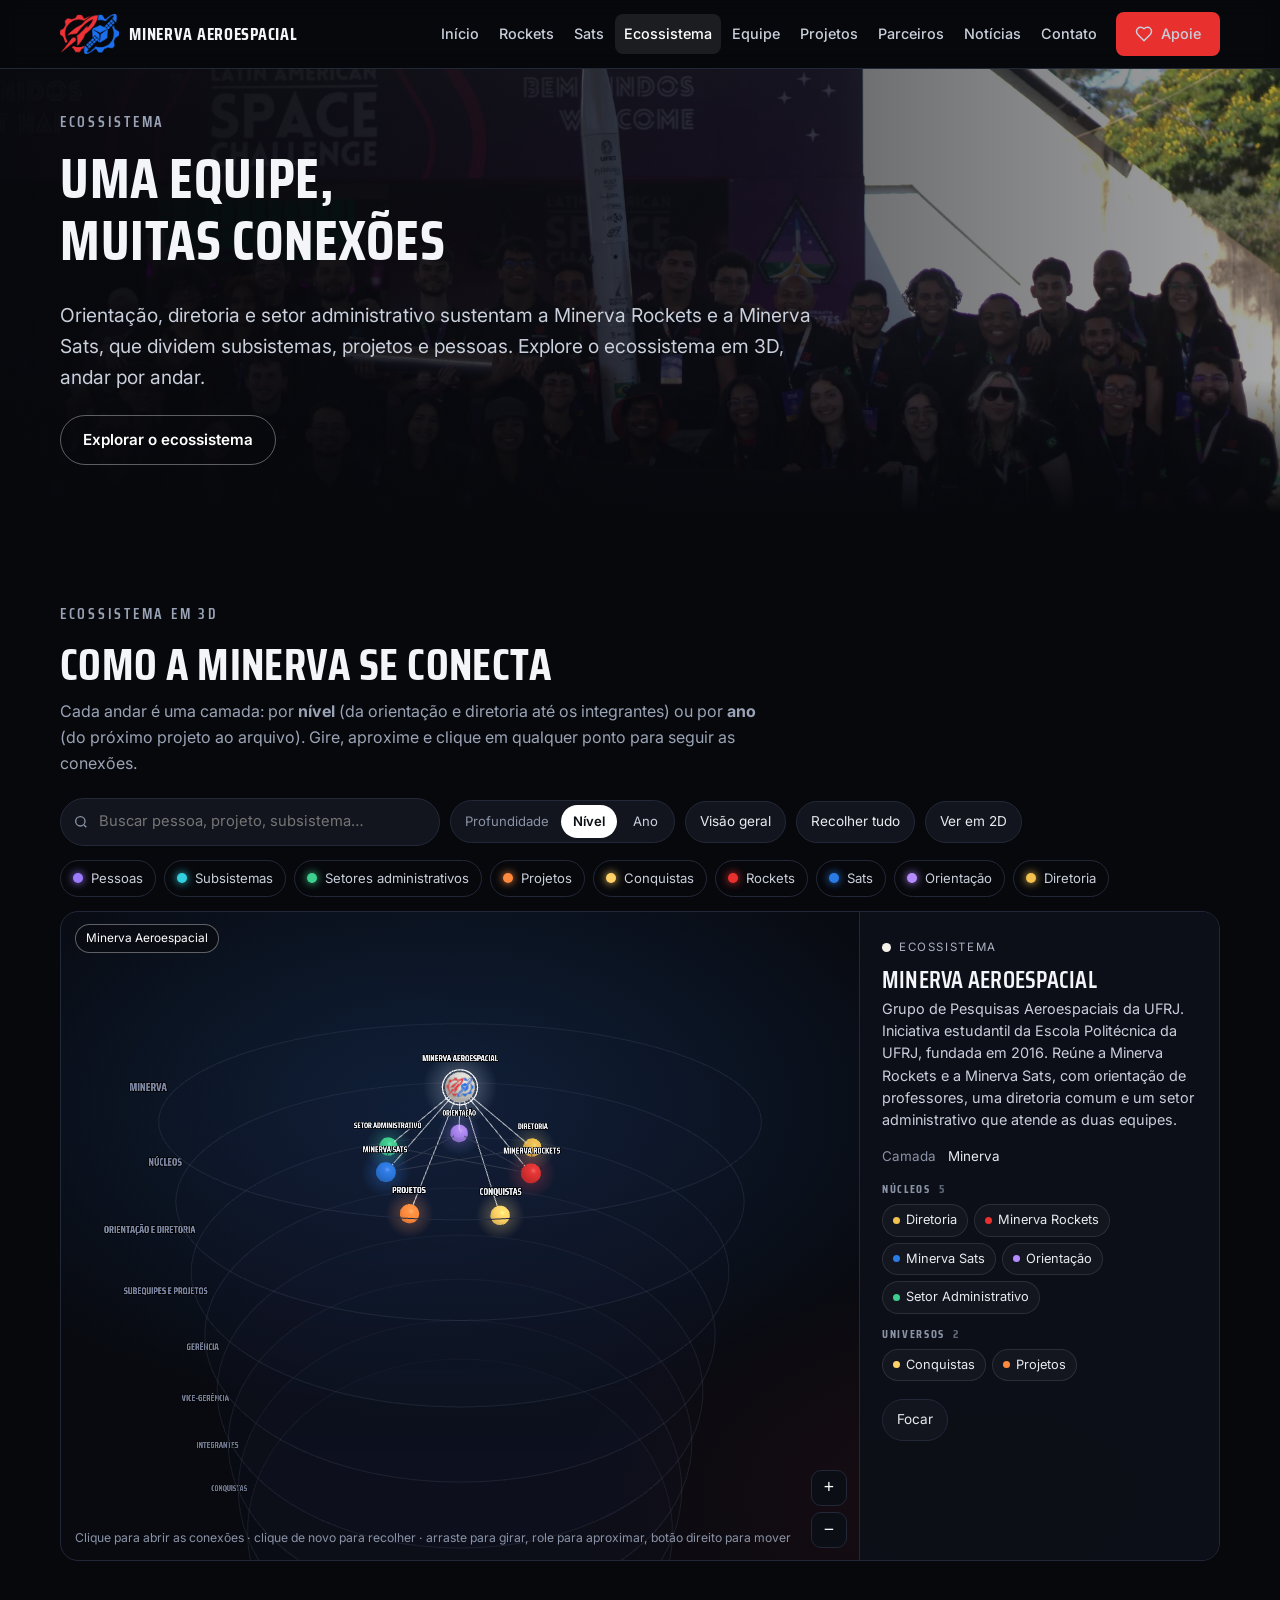
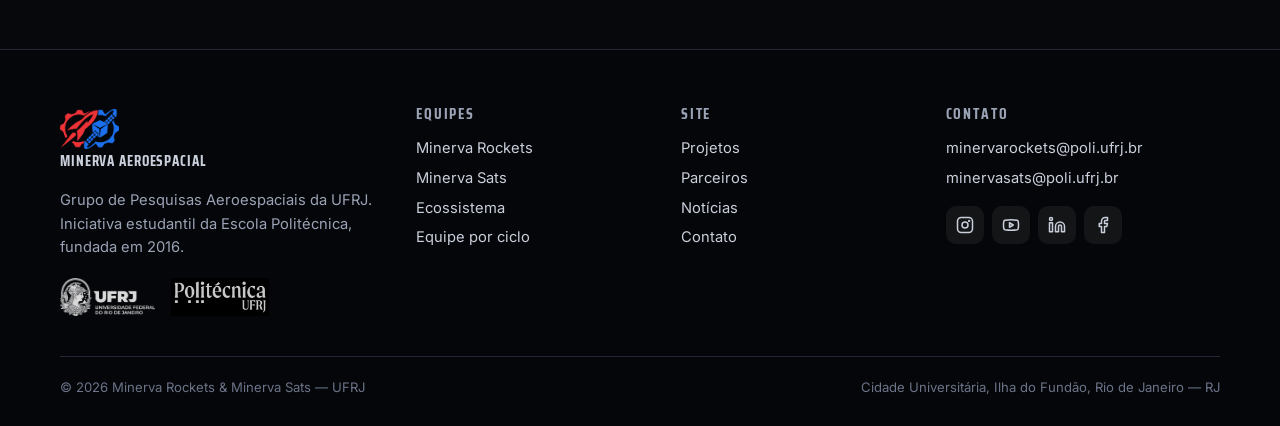
<file: docs/aeroespacial.html>
<!DOCTYPE html>
<html lang="pt-BR">
<head>
<meta charset="UTF-8">
<meta name="viewport" content="width=device-width, initial-scale=1.0">
<title>Ecossistema — Minerva Aeroespacial</title>
<meta name="description" content="O ecossistema da Minerva Aeroespacial em 3D: orientação, diretoria, setor administrativo, equipes, subsistemas, projetos e pessoas conectados.">
<meta property="og:title" content="Ecossistema — Minerva Aeroespacial">
<meta property="og:description" content="O ecossistema da Minerva Aeroespacial em 3D: orientação, diretoria, setor administrativo, equipes, subsistemas, projetos e pessoas conectados.">
<meta property="og:image" content="img/fotos/equipe-2026.webp">
<meta name="theme-color" content="#07080c">
<link rel="icon" href="img/logos/minerva-aeroespacial.webp">
<link rel="preconnect" href="https://fonts.googleapis.com">
<link rel="preconnect" href="https://fonts.gstatic.com" crossorigin>
<link href="https://fonts.googleapis.com/css2?family=Inter:wght@400;500;600;700&family=Saira+Condensed:wght@500;600;700&display=swap" rel="stylesheet">
<link rel="stylesheet" href="style.css?v=20261114e">
<link rel="stylesheet" href="css/aeroespacial-rede.css?v=20261114e">
</head>
<body data-page="ecossistema">
<header id="header"></header>
<main>

<section class="hero short">
  <div class="bg" style="background-image:url('img/fotos/equipe-lasc-2026.webp');background-position:center 55%"></div>
  <div class="container">
    <span class="eyebrow">Ecossistema</span>
    <h1>Uma equipe,<br>muitas conexões</h1>
    <p class="lead">Orientação, diretoria e setor administrativo sustentam a Minerva Rockets e a Minerva Sats, que dividem subsistemas, projetos e pessoas. Explore o ecossistema em 3D, andar por andar.</p>
    <div class="btns" style="margin-top:22px"><a class="btn btn-ghost" href="#ecossistema">Explorar o ecossistema</a></div>
  </div>
</section>

<section class="sec rede-sec" id="ecossistema" style="scroll-margin-top:70px">
  <div class="container">
    <div class="rede-head">
      <div><span class="eyebrow">Ecossistema em 3D</span><h2 style="margin:0">Como a Minerva se conecta</h2>
        <p class="mut" style="margin:10px 0 0">Cada andar é uma camada: por <b>nível</b> (da orientação e diretoria até os integrantes) ou por <b>ano</b> (do próximo projeto ao arquivo). Gire, aproxime e clique em qualquer ponto para seguir as conexões.</p></div>
    </div>
    <div id="rede"><p class="mut">Carregando a rede…</p></div>
    <noscript><p class="mut">O ecossistema interativo precisa de JavaScript. A equipe por ciclo está na página <a href="equipe.html">Equipe</a>.</p></noscript>
  </div>
</section>

</main>
<footer id="footer"></footer>
<script src="dados.js?v=20261114e"></script>
<script src="app.js?v=20261114e"></script>
<script src="js/d3.v7.9.0.min.js"></script><!-- D3.js 7.9.0, licença ISC (js/d3.LICENSE.txt) -->
<script src="js/aeroespacial-rede-dados.js?v=20261114e"></script>
<script src="js/aeroespacial-rede.js?v=20261114e"></script>
<script type="importmap">{ "imports": { "three": "./js/three/three.module.min.js" } }</script>
<script type="module" src="js/ecossistema-3d.js?v=20261114e"></script><!-- three.js r169, licença MIT (js/three/LICENSE.txt) -->
</body>
</html>
</file>
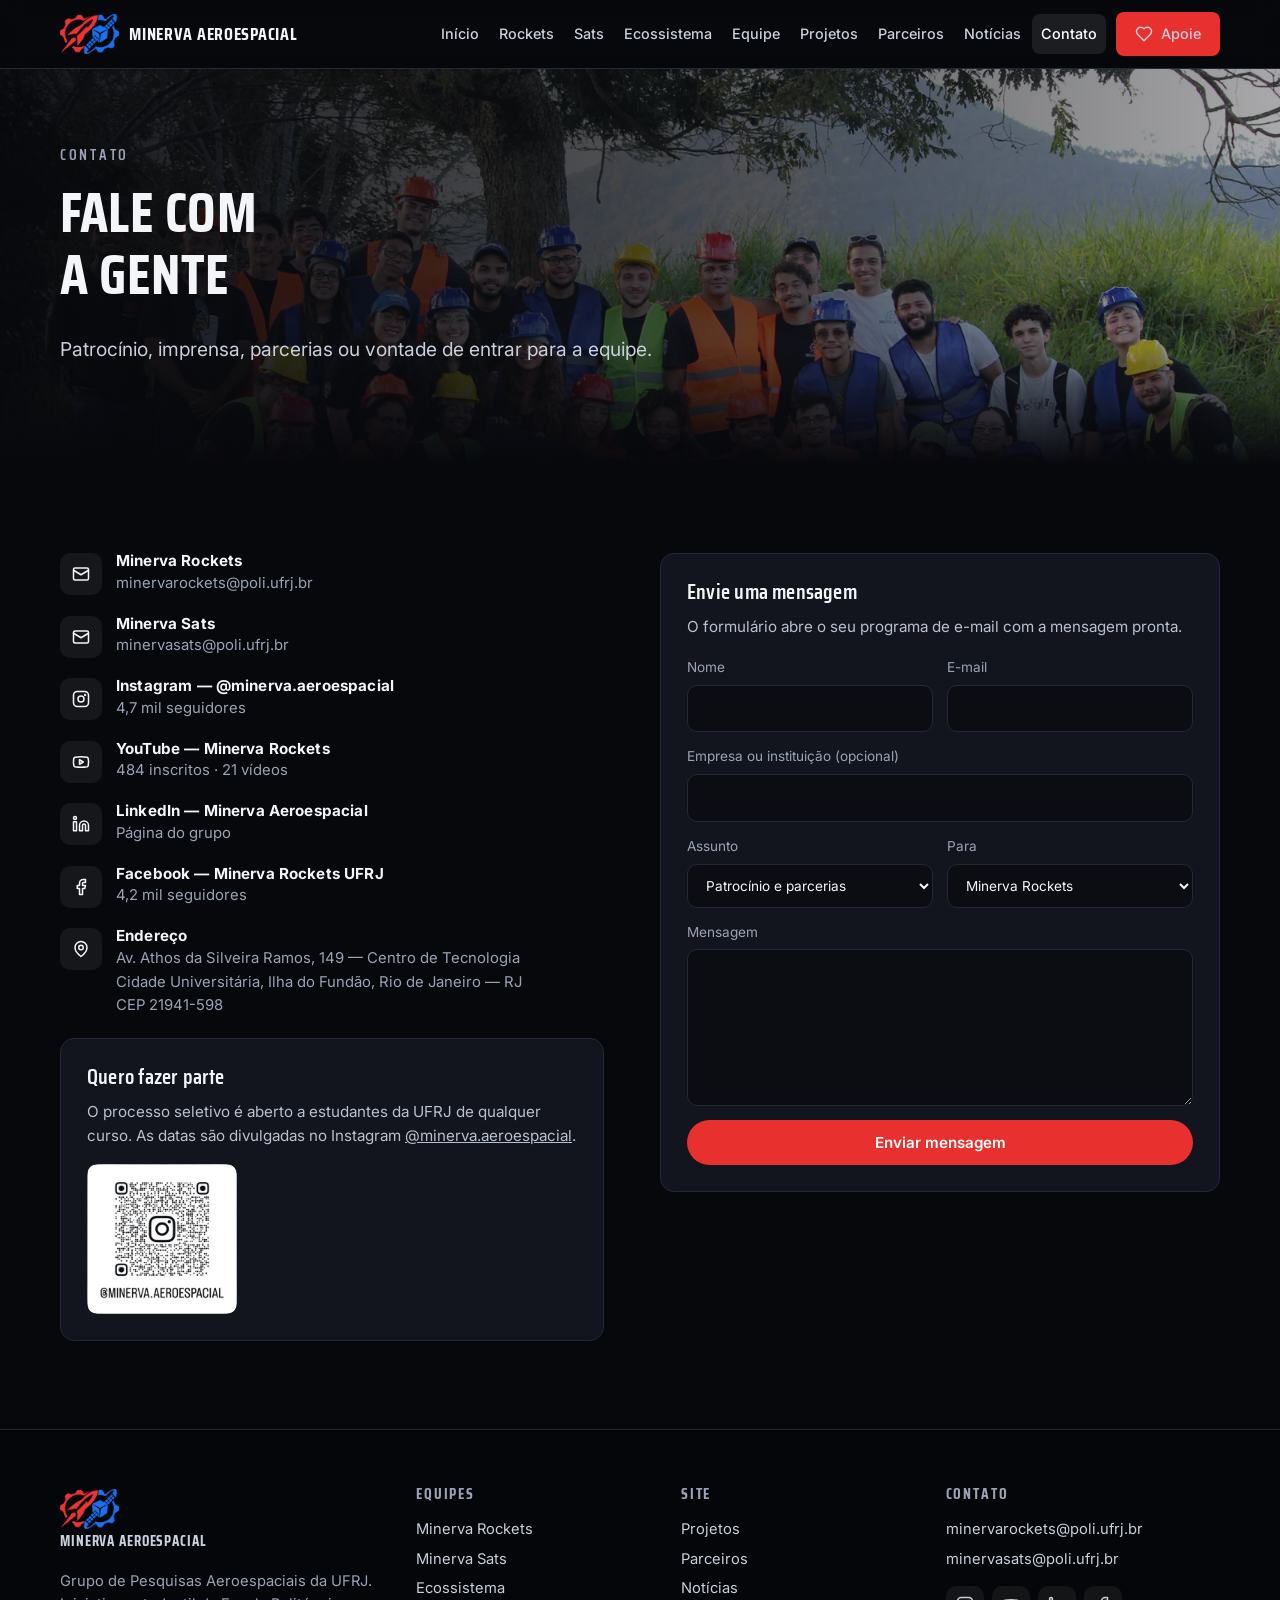
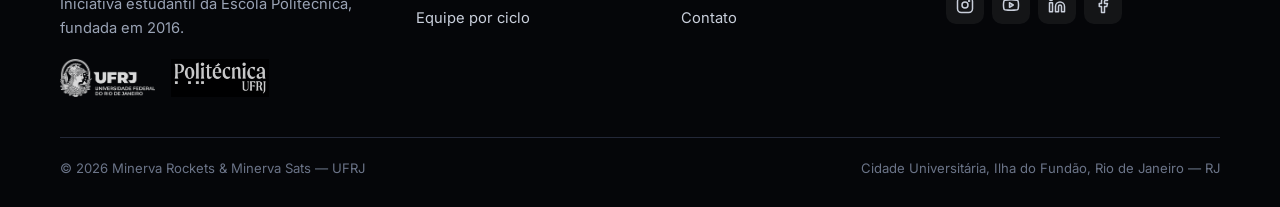
<file: docs/contato.html>
<!DOCTYPE html>
<html lang="pt-BR">
<head>
<meta charset="UTF-8">
<meta name="viewport" content="width=device-width, initial-scale=1.0">
<title>Contato — Minerva Aeroespacial</title>
<meta name="description" content="Fale com a Minerva Rockets e a Minerva Sats: patrocínio, imprensa e processo seletivo.">
<meta property="og:title" content="Contato — Minerva Aeroespacial">
<meta property="og:description" content="Fale com a Minerva Rockets e a Minerva Sats: patrocínio, imprensa e processo seletivo.">
<meta property="og:image" content="img/fotos/equipe-2026.webp">
<meta name="theme-color" content="#07080c">
<link rel="icon" href="img/logos/minerva-aeroespacial.webp">
<link rel="preconnect" href="https://fonts.googleapis.com">
<link rel="preconnect" href="https://fonts.gstatic.com" crossorigin>
<link href="https://fonts.googleapis.com/css2?family=Inter:wght@400;500;600;700&family=Saira+Condensed:wght@500;600;700&display=swap" rel="stylesheet">
<link rel="stylesheet" href="style.css?v=20261114e">
</head>
<body data-page="contato">
<header id="header"></header>
<main>

<section class="hero short">
  <div class="bg" style="background-image:url('img/fotos/equipe-campo-2026.webp');background-position:center 40%"></div>
  <div class="container"><span class="eyebrow">Contato</span><h1>Fale com<br>a gente</h1>
    <p class="lead">Patrocínio, imprensa, parcerias ou vontade de entrar para a equipe.</p></div>
</section>
<section class="sec">
  <div class="container split" style="align-items:start">
    <div>
      <div id="infos"></div>
      <div class="card" style="margin-top:10px" id="inscricao">
        <h3>Quero fazer parte</h3>
        <p>O processo seletivo é aberto a estudantes da UFRJ de qualquer curso. As datas são divulgadas no Instagram <a href="https://www.instagram.com/minerva.aeroespacial/" target="_blank" rel="noopener" style="text-decoration:underline">@minerva.aeroespacial</a>.</p>
        <img src="img/logos/qr-instagram.webp" alt="QR code do Instagram @minerva.aeroespacial" style="width:150px;margin-top:16px;border-radius:10px" loading="lazy">
      </div>
    </div>
    <div class="card">
      <h3>Envie uma mensagem</h3>
      <p class="mut" style="margin-bottom:18px">O formulário abre o seu programa de e-mail com a mensagem pronta.</p>
      <form class="form" id="form">
        <div class="two"><label>Nome<input name="nome" required autocomplete="name"></label><label>E-mail<input name="email" type="email" required autocomplete="email"></label></div>
        <label>Empresa ou instituição (opcional)<input name="org" autocomplete="organization"></label>
        <div class="two">
          <label>Assunto<select name="assunto"><option value="patrocinio">Patrocínio e parcerias</option><option value="participar">Quero fazer parte</option><option value="imprensa">Imprensa</option><option value="outro">Outro assunto</option></select></label>
          <label>Para<select name="equipe"><option value="rockets">Minerva Rockets</option><option value="sats">Minerva Sats</option></select></label>
        </div>
        <label>Mensagem<textarea name="msg" rows="6" required></textarea></label>
        <button class="btn btn-red" type="submit" style="justify-content:center">Enviar mensagem</button>
        <div class="notice" id="notice" style="display:none">Se o seu programa de e-mail não abriu, escreva direto para minervarockets@poli.ufrj.br ou minervasats@poli.ufrj.br.</div>
      </form>
    </div>
  </div>
</section>

</main>
<footer id="footer"></footer>
<script src="dados.js?v=20261114e"></script>
<script src="app.js?v=20261114e"></script>
</body>
</html>
</file>
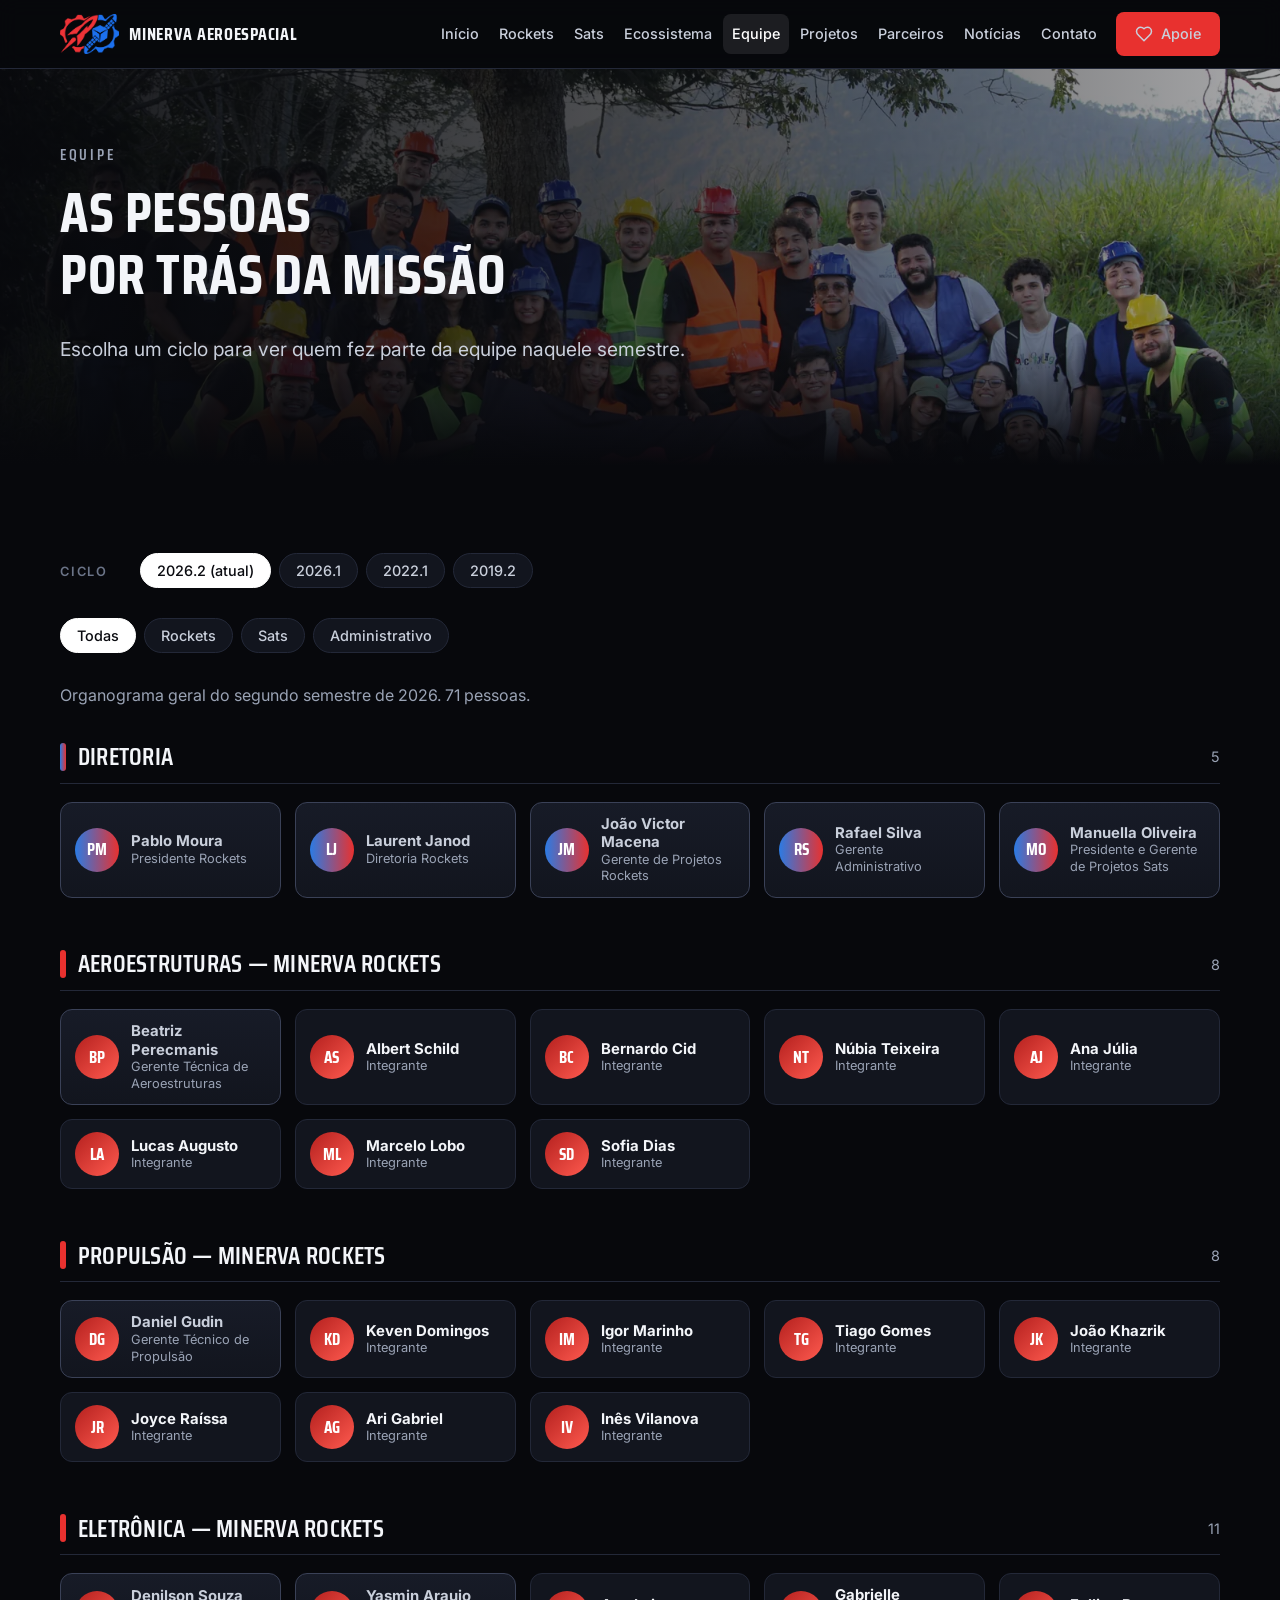
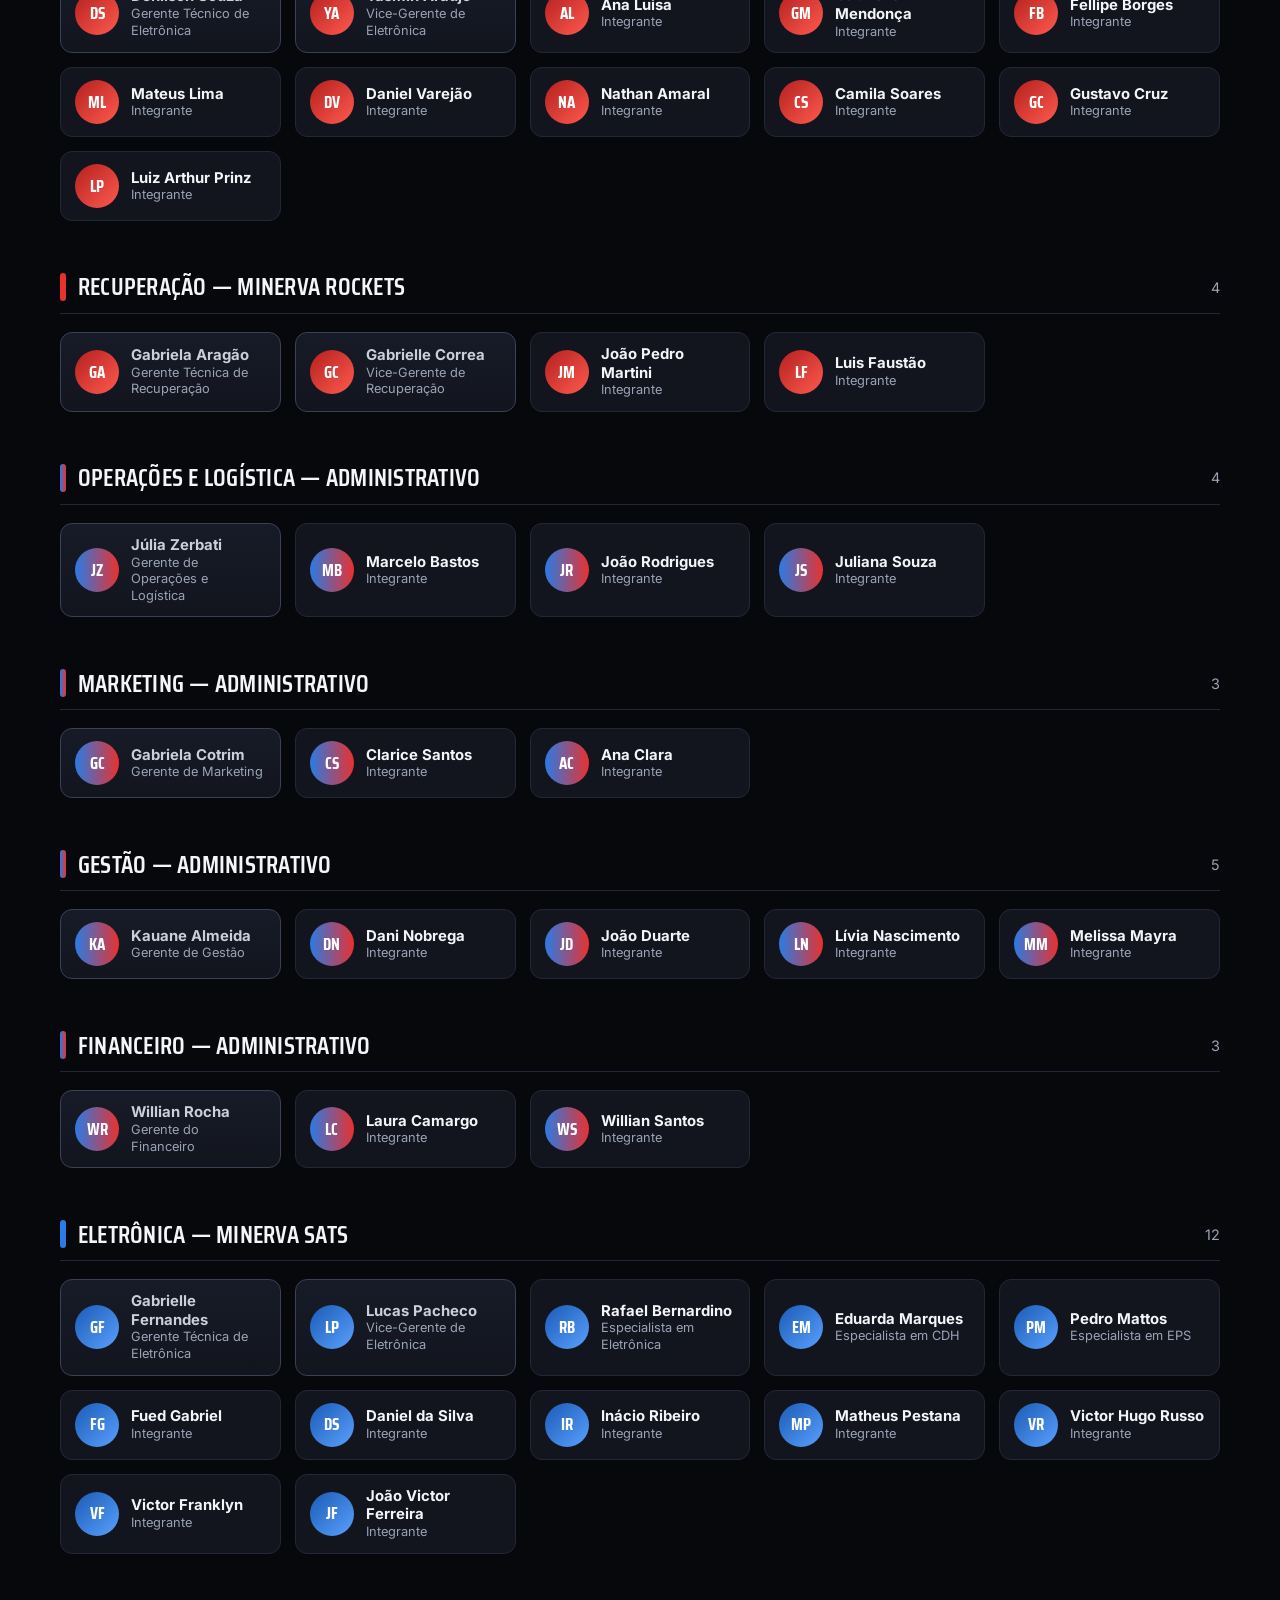
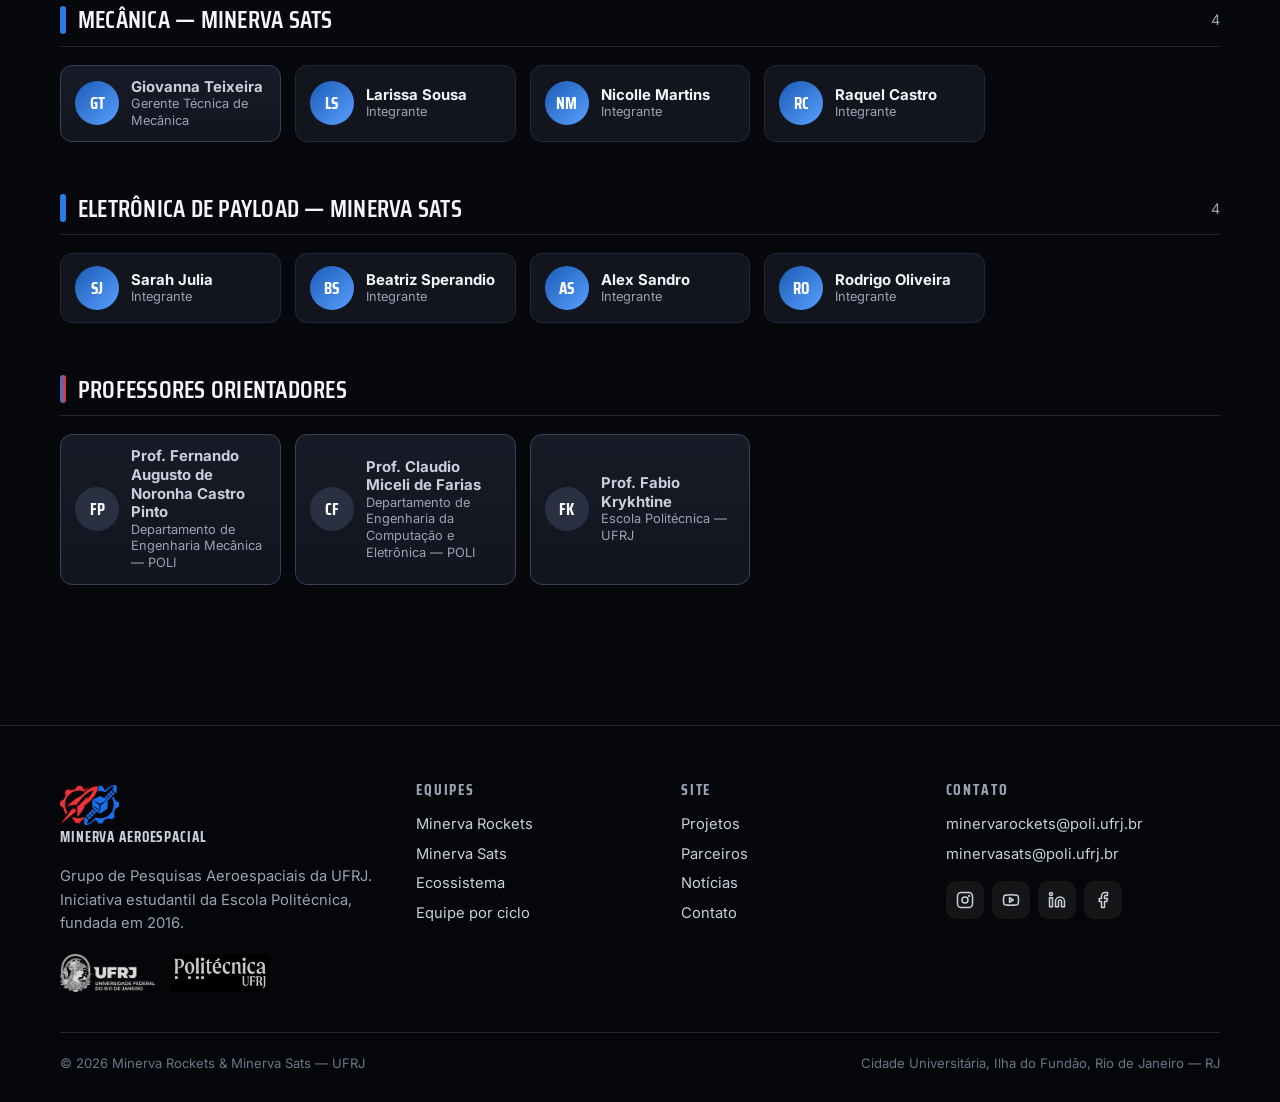
<file: docs/equipe.html>
<!DOCTYPE html>
<html lang="pt-BR">
<head>
<meta charset="UTF-8">
<meta name="viewport" content="width=device-width, initial-scale=1.0">
<title>Equipe — Minerva Aeroespacial</title>
<meta name="description" content="Membros da Minerva Rockets e da Minerva Sats por ciclo e por subequipe.">
<meta property="og:title" content="Equipe — Minerva Aeroespacial">
<meta property="og:description" content="Membros da Minerva Rockets e da Minerva Sats por ciclo e por subequipe.">
<meta property="og:image" content="img/fotos/equipe-2026.webp">
<meta name="theme-color" content="#07080c">
<link rel="icon" href="img/logos/minerva-aeroespacial.webp">
<link rel="preconnect" href="https://fonts.googleapis.com">
<link rel="preconnect" href="https://fonts.gstatic.com" crossorigin>
<link href="https://fonts.googleapis.com/css2?family=Inter:wght@400;500;600;700&family=Saira+Condensed:wght@500;600;700&display=swap" rel="stylesheet">
<link rel="stylesheet" href="style.css?v=20261114e">
</head>
<body data-page="equipe">
<header id="header"></header>
<main>

<section class="hero short">
  <div class="bg" style="background-image:url('img/fotos/equipe-campo-2026.webp')"></div>
  <div class="container">
    <span class="eyebrow">Equipe</span>
    <h1>As pessoas<br>por trás da missão</h1>
    <p class="lead">Escolha um ciclo para ver quem fez parte da equipe naquele semestre.</p>
  </div>
</section>
<section class="sec">
  <div class="container">
    <div class="filter-row"><div><label>Ciclo</label></div><div class="chips" id="ciclos"></div></div>
    <div class="filter-row"><div class="chips" id="times"></div></div>
    <p class="mut" id="ciclo-desc" style="margin-bottom:34px"></p>
    <div id="team"></div>
    <section class="dept"><div class="dept-h"><span class="bar g"></span><h3>Professores orientadores</h3></div>
      <div class="people-grid" id="orientadores"></div></section>
  </div>
</section>

</main>
<footer id="footer"></footer>
<script src="dados.js?v=20261114e"></script>
<script src="app.js?v=20261114e"></script>
</body>
</html>
</file>
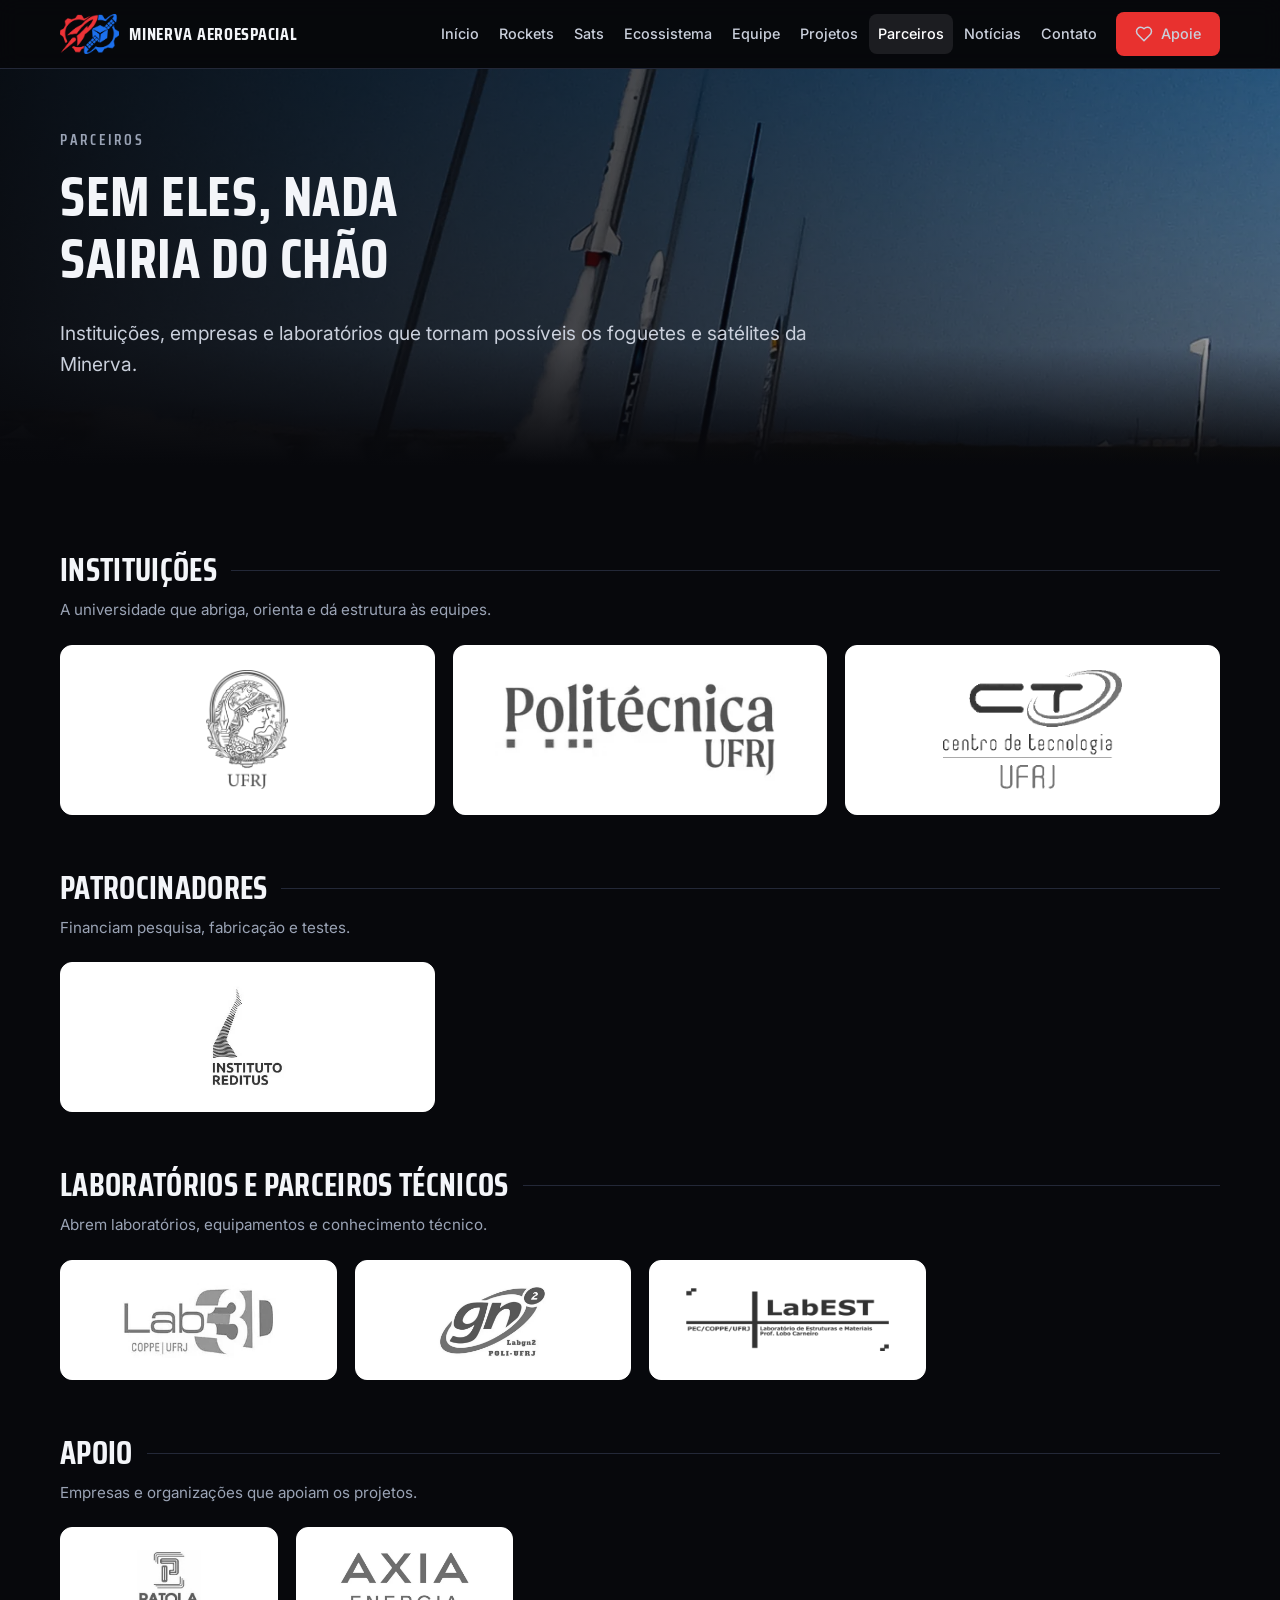
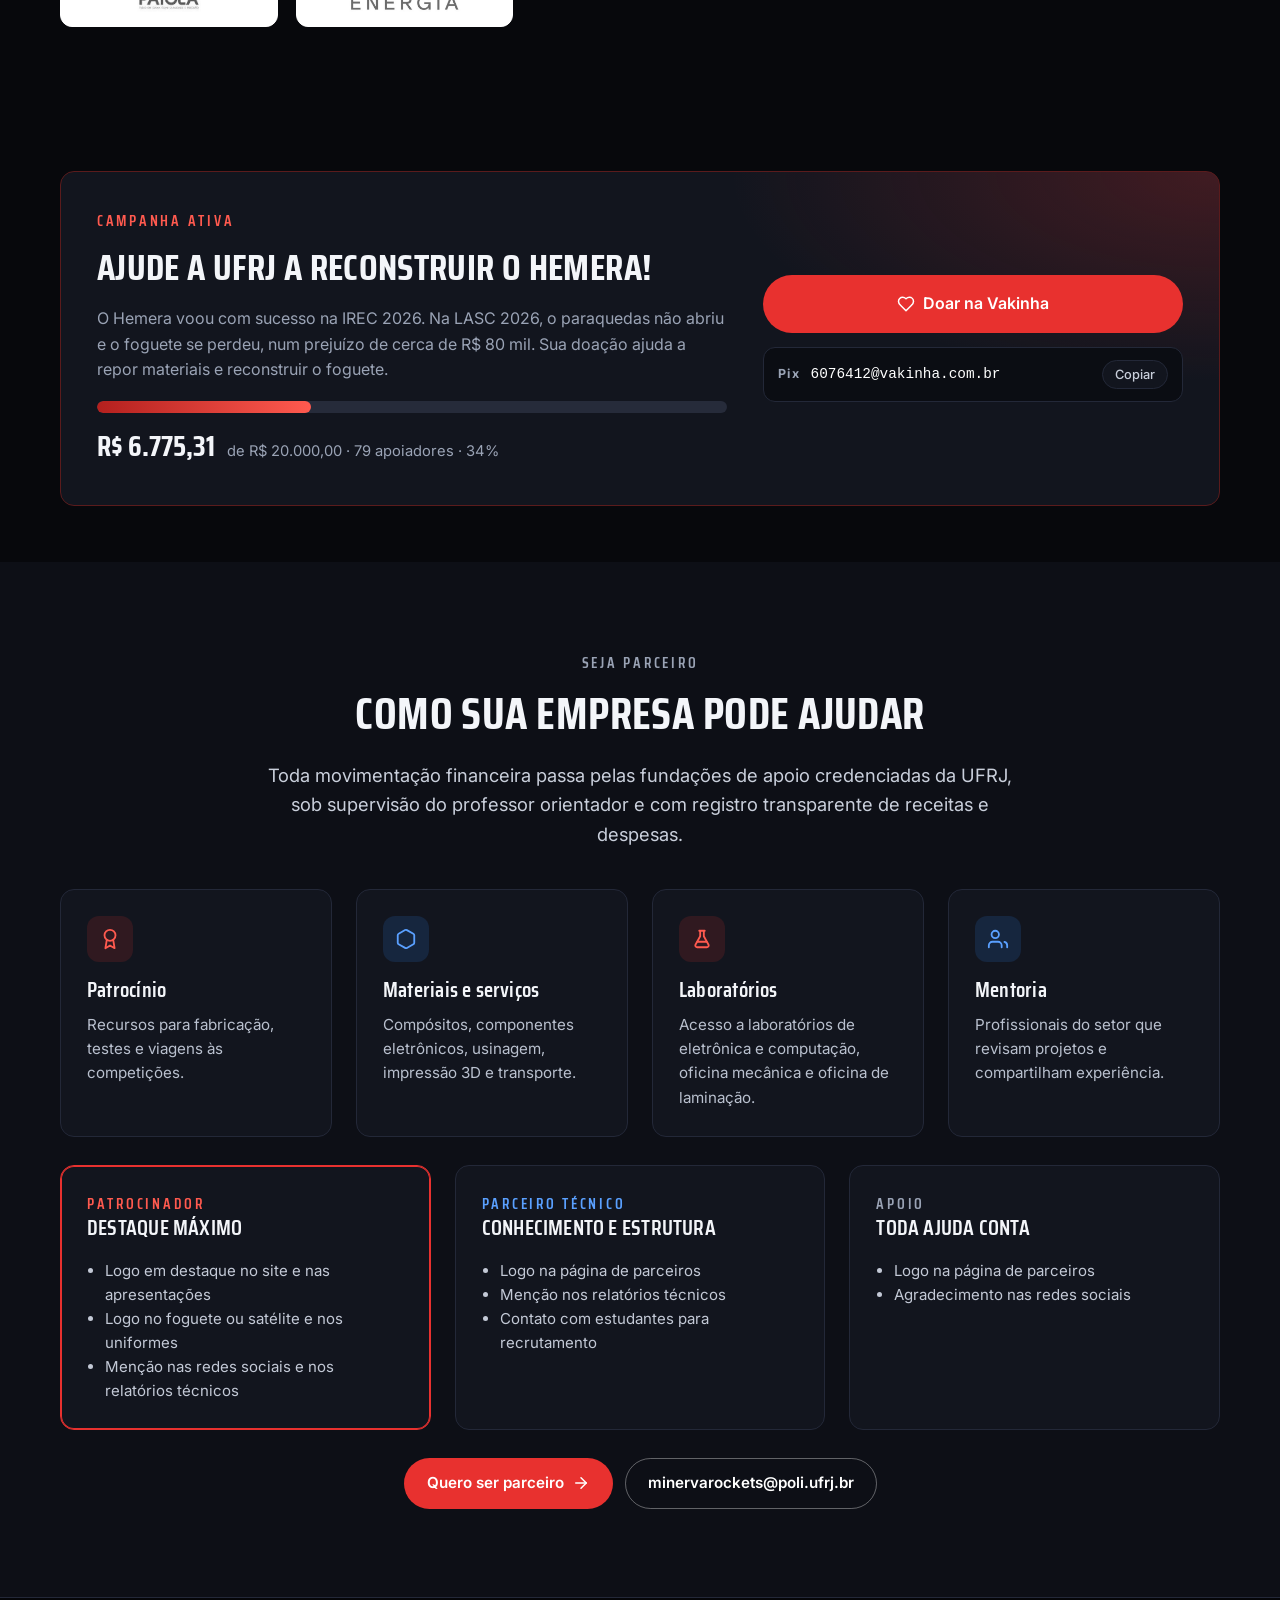
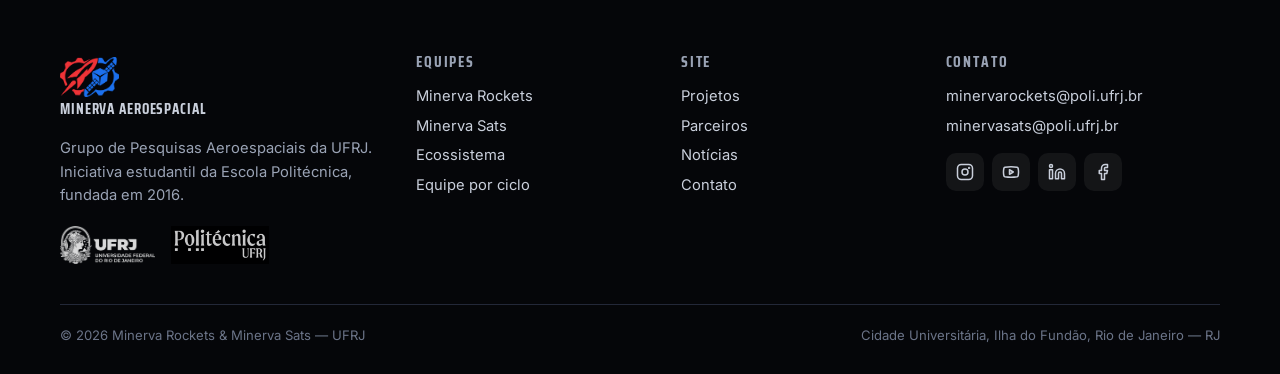
<file: docs/parceiros.html>
<!DOCTYPE html>
<html lang="pt-BR">
<head>
<meta charset="UTF-8">
<meta name="viewport" content="width=device-width, initial-scale=1.0">
<title>Parceiros — Minerva Aeroespacial</title>
<meta name="description" content="Instituições, patrocinadores, laboratórios e apoiadores da Minerva Rockets e da Minerva Sats.">
<meta property="og:title" content="Parceiros — Minerva Aeroespacial">
<meta property="og:description" content="Instituições, patrocinadores, laboratórios e apoiadores da Minerva Rockets e da Minerva Sats.">
<meta property="og:image" content="img/fotos/equipe-2026.webp">
<meta name="theme-color" content="#07080c">
<link rel="icon" href="img/logos/minerva-aeroespacial.webp">
<link rel="preconnect" href="https://fonts.googleapis.com">
<link rel="preconnect" href="https://fonts.gstatic.com" crossorigin>
<link href="https://fonts.googleapis.com/css2?family=Inter:wght@400;500;600;700&family=Saira+Condensed:wght@500;600;700&display=swap" rel="stylesheet">
<link rel="stylesheet" href="style.css?v=20261114e">
</head>
<body data-page="parceiros">
<header id="header"></header>
<main>

<section class="hero short">
  <div class="bg" style="background-image:url('img/fotos/lancamento-lasc-2026.webp')"></div>
  <div class="container">
    <span class="eyebrow">Parceiros</span>
    <h1>Sem eles, nada<br>sairia do chão</h1>
    <p class="lead">Instituições, empresas e laboratórios que tornam possíveis os foguetes e satélites da Minerva.</p>
  </div>
</section>
<section class="sec"><div class="container" id="parceiros"></div></section>

<section class="sec tight" id="doe" style="scroll-margin-top:70px;padding-top:0"></section>

<section class="sec alt" id="seja-parceiro" style="scroll-margin-top:70px">
  <div class="container">
    <div class="center reveal" style="margin-bottom:40px">
      <span class="eyebrow">Seja parceiro</span>
      <h2>Como sua empresa pode ajudar</h2>
      <p class="lead">Toda movimentação financeira passa pelas fundações de apoio credenciadas da UFRJ, sob supervisão do professor orientador e com registro transparente de receitas e despesas.</p>
    </div>
    <div class="grid g4">
      <div class="card r reveal"><div class="ico"><svg class="svg" viewBox="0 0 24 24"><circle cx="12" cy="8" r="6"/><path d="M15.48 12.89L17 22l-5-3-5 3 1.52-9.11"/></svg></div><h3>Patrocínio</h3><p>Recursos para fabricação, testes e viagens às competições.</p></div>
      <div class="card b reveal"><div class="ico"><svg class="svg" viewBox="0 0 24 24"><path d="M21 16V8a2 2 0 0 0-1-1.73l-7-4a2 2 0 0 0-2 0l-7 4A2 2 0 0 0 3 8v8a2 2 0 0 0 1 1.73l7 4a2 2 0 0 0 2 0l7-4A2 2 0 0 0 21 16z"/></svg></div><h3>Materiais e serviços</h3><p>Compósitos, componentes eletrônicos, usinagem, impressão 3D e transporte.</p></div>
      <div class="card r reveal"><div class="ico"><svg class="svg" viewBox="0 0 24 24"><path d="M9 3h6M10 9V3h4v6l5 9a2 2 0 0 1-1.8 3H6.8A2 2 0 0 1 5 18z"/><path d="M7 15h10"/></svg></div><h3>Laboratórios</h3><p>Acesso a laboratórios de eletrônica e computação, oficina mecânica e oficina de laminação.</p></div>
      <div class="card b reveal"><div class="ico"><svg class="svg" viewBox="0 0 24 24"><path d="M16 21v-2a4 4 0 0 0-4-4H6a4 4 0 0 0-4 4v2"/><circle cx="9" cy="7" r="4"/><path d="M22 21v-2a4 4 0 0 0-3-3.87"/></svg></div><h3>Mentoria</h3><p>Profissionais do setor que revisam projetos e compartilham experiência.</p></div>
    </div>
    <div class="grid g3" style="margin-top:28px">
      <div class="card pkg top reveal"><span class="eyebrow red" style="margin:0">Patrocinador</span><h3>Destaque máximo</h3>
        <ul><li>Logo em destaque no site e nas apresentações</li><li>Logo no foguete ou satélite e nos uniformes</li><li>Menção nas redes sociais e nos relatórios técnicos</li></ul></div>
      <div class="card pkg reveal"><span class="eyebrow blue" style="margin:0">Parceiro técnico</span><h3>Conhecimento e estrutura</h3>
        <ul><li>Logo na página de parceiros</li><li>Menção nos relatórios técnicos</li><li>Contato com estudantes para recrutamento</li></ul></div>
      <div class="card pkg reveal"><span class="eyebrow" style="margin:0">Apoio</span><h3>Toda ajuda conta</h3>
        <ul><li>Logo na página de parceiros</li><li>Agradecimento nas redes sociais</li></ul></div>
    </div>
    <div class="btns" style="justify-content:center"><a class="btn btn-red" href="contato.html?assunto=patrocinio">Quero ser parceiro <svg class="svg" viewBox="0 0 24 24" aria-hidden="true"><path d="M5 12h14"/><path d="M12 5l7 7-7 7"/></svg></a><a class="btn btn-ghost" href="mailto:minervarockets@poli.ufrj.br?subject=Patroc%C3%ADnio">minervarockets@poli.ufrj.br</a></div>
  </div>
</section>

</main>
<footer id="footer"></footer>
<script src="dados.js?v=20261114e"></script>
<script src="app.js?v=20261114e"></script>
</body>
</html>
</file>
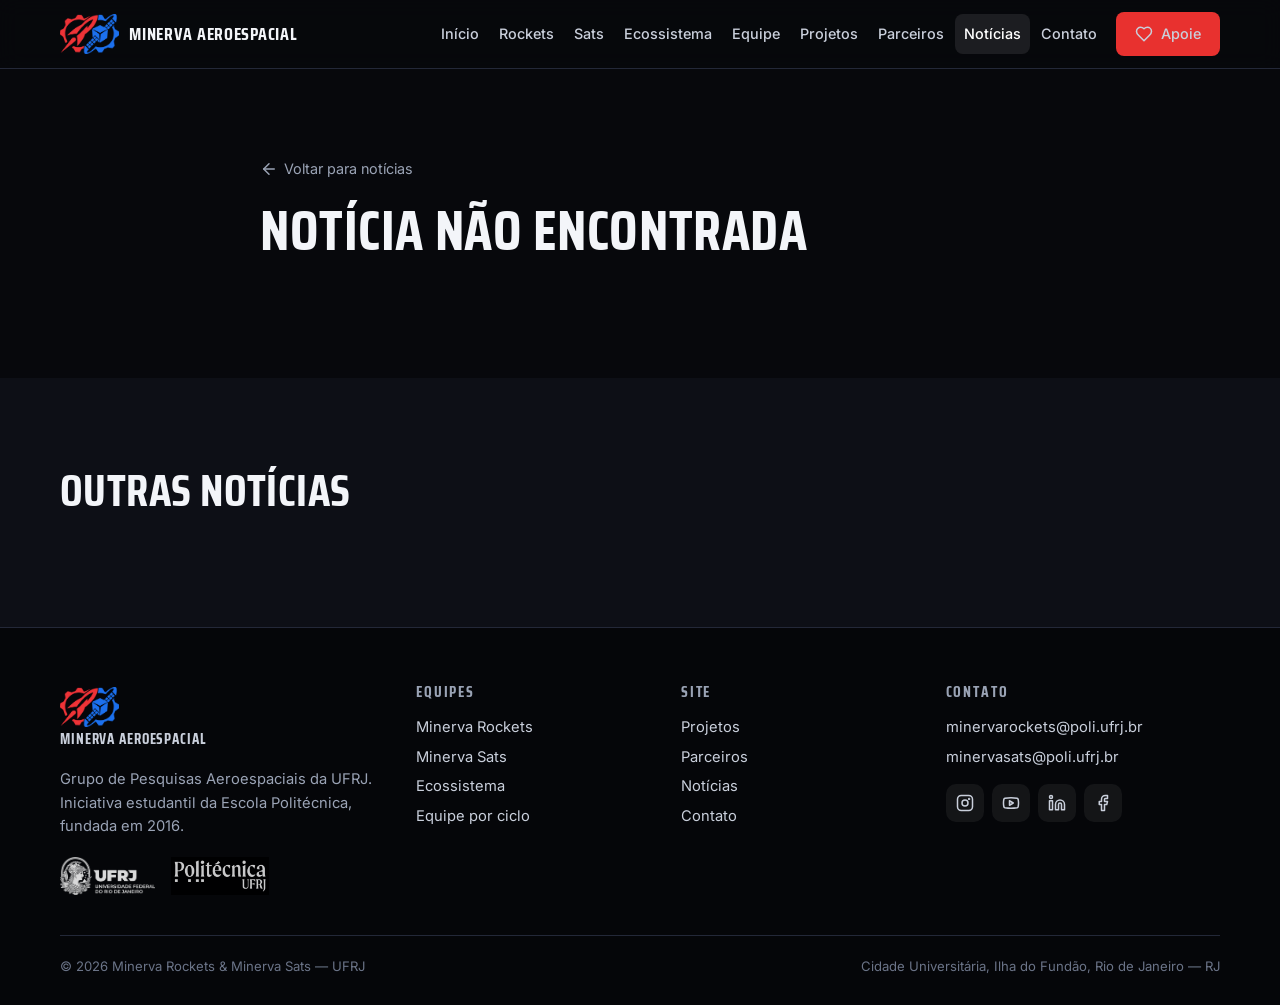
<file: docs/post.html>
<!DOCTYPE html>
<html lang="pt-BR">
<head>
<meta charset="UTF-8">
<meta name="viewport" content="width=device-width, initial-scale=1.0">
<title>Notícia — Minerva Aeroespacial</title>
<meta name="description" content="Notícia da Minerva Aeroespacial.">
<meta property="og:title" content="Notícia — Minerva Aeroespacial">
<meta property="og:description" content="Notícia da Minerva Aeroespacial.">
<meta property="og:image" content="img/fotos/equipe-2026.webp">
<meta name="theme-color" content="#07080c">
<link rel="icon" href="img/logos/minerva-aeroespacial.webp">
<link rel="preconnect" href="https://fonts.googleapis.com">
<link rel="preconnect" href="https://fonts.gstatic.com" crossorigin>
<link href="https://fonts.googleapis.com/css2?family=Inter:wght@400;500;600;700&family=Saira+Condensed:wght@500;600;700&display=swap" rel="stylesheet">
<link rel="stylesheet" href="style.css?v=20261114e">
</head>
<body data-page="post">
<header id="header"></header>
<main>

<section class="sec"><div class="container"><article class="article" id="artigo"></article></div></section>
<section class="sec alt"><div class="container"><h2>Outras notícias</h2><div class="grid g3" id="outras" style="margin-top:24px"></div></div></section>

</main>
<footer id="footer"></footer>
<script src="dados.js?v=20261114e"></script>
<script src="app.js?v=20261114e"></script>
</body>
</html>
</file>
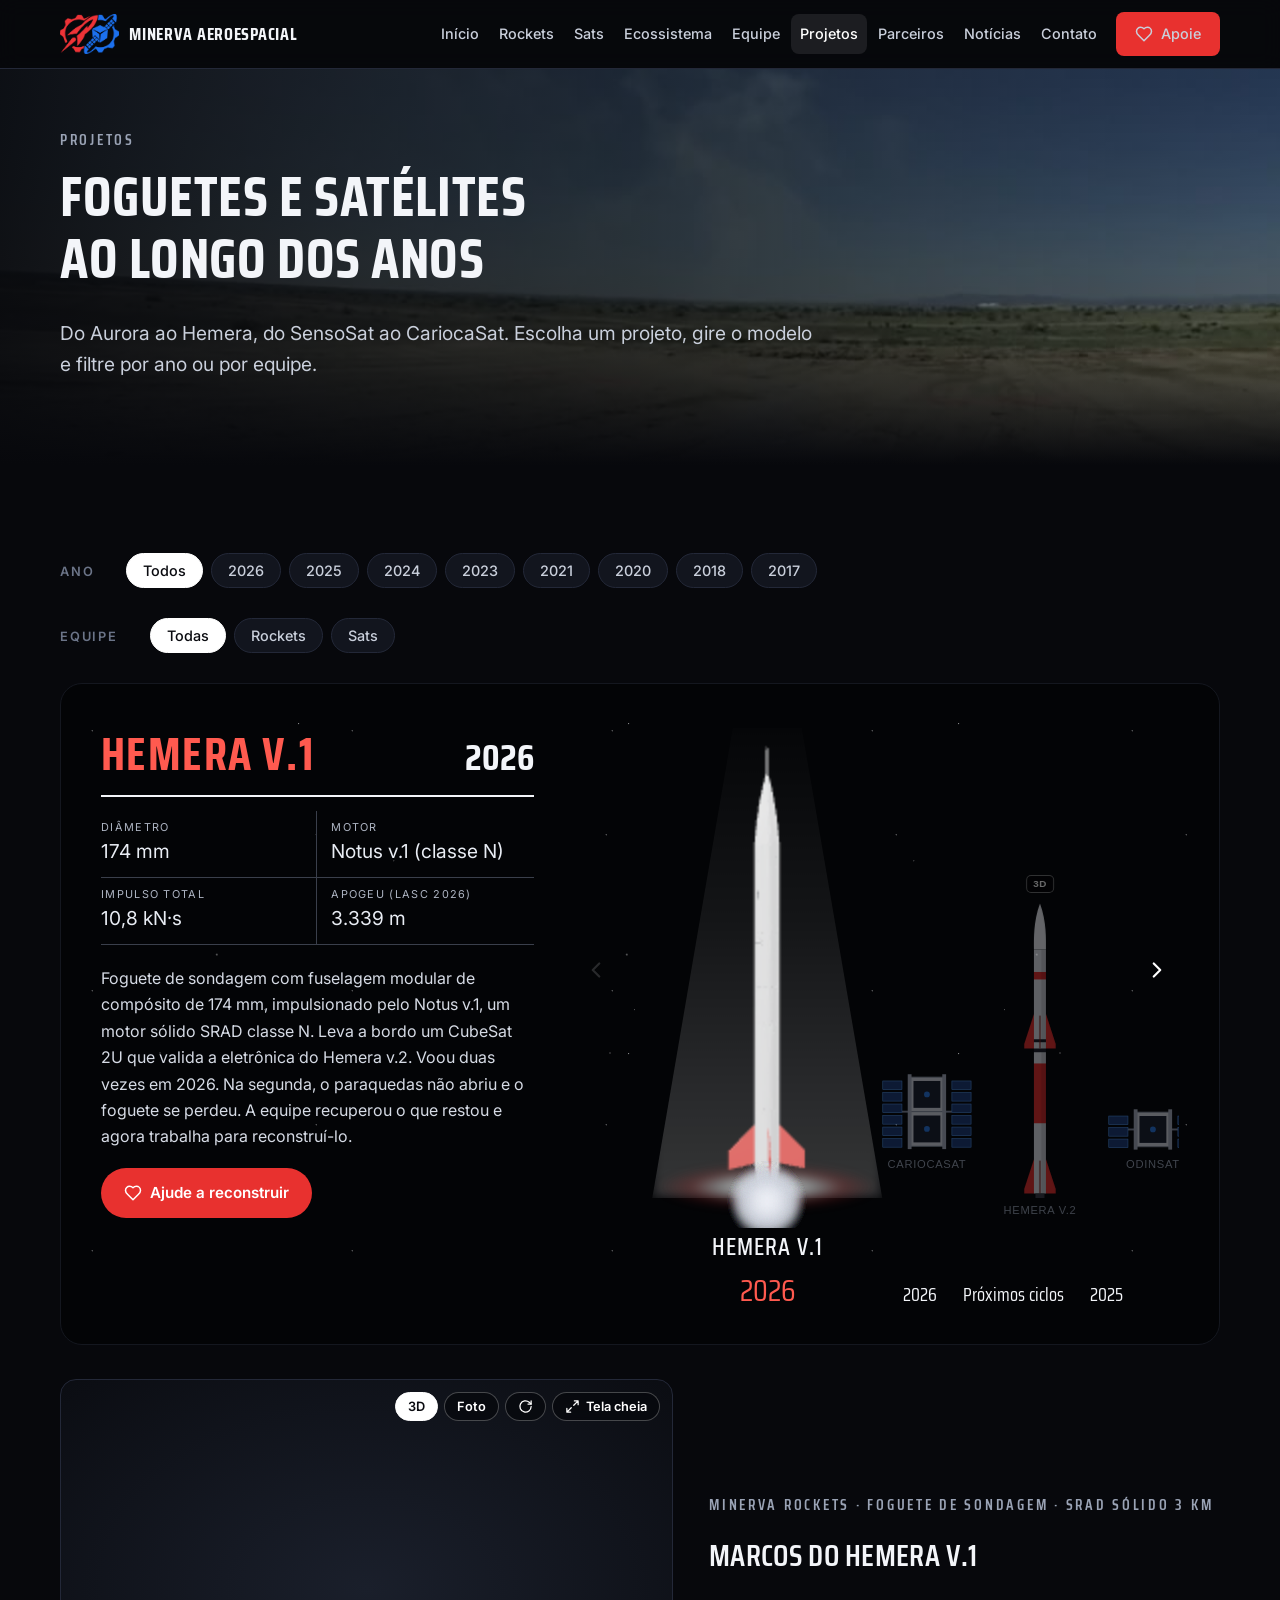
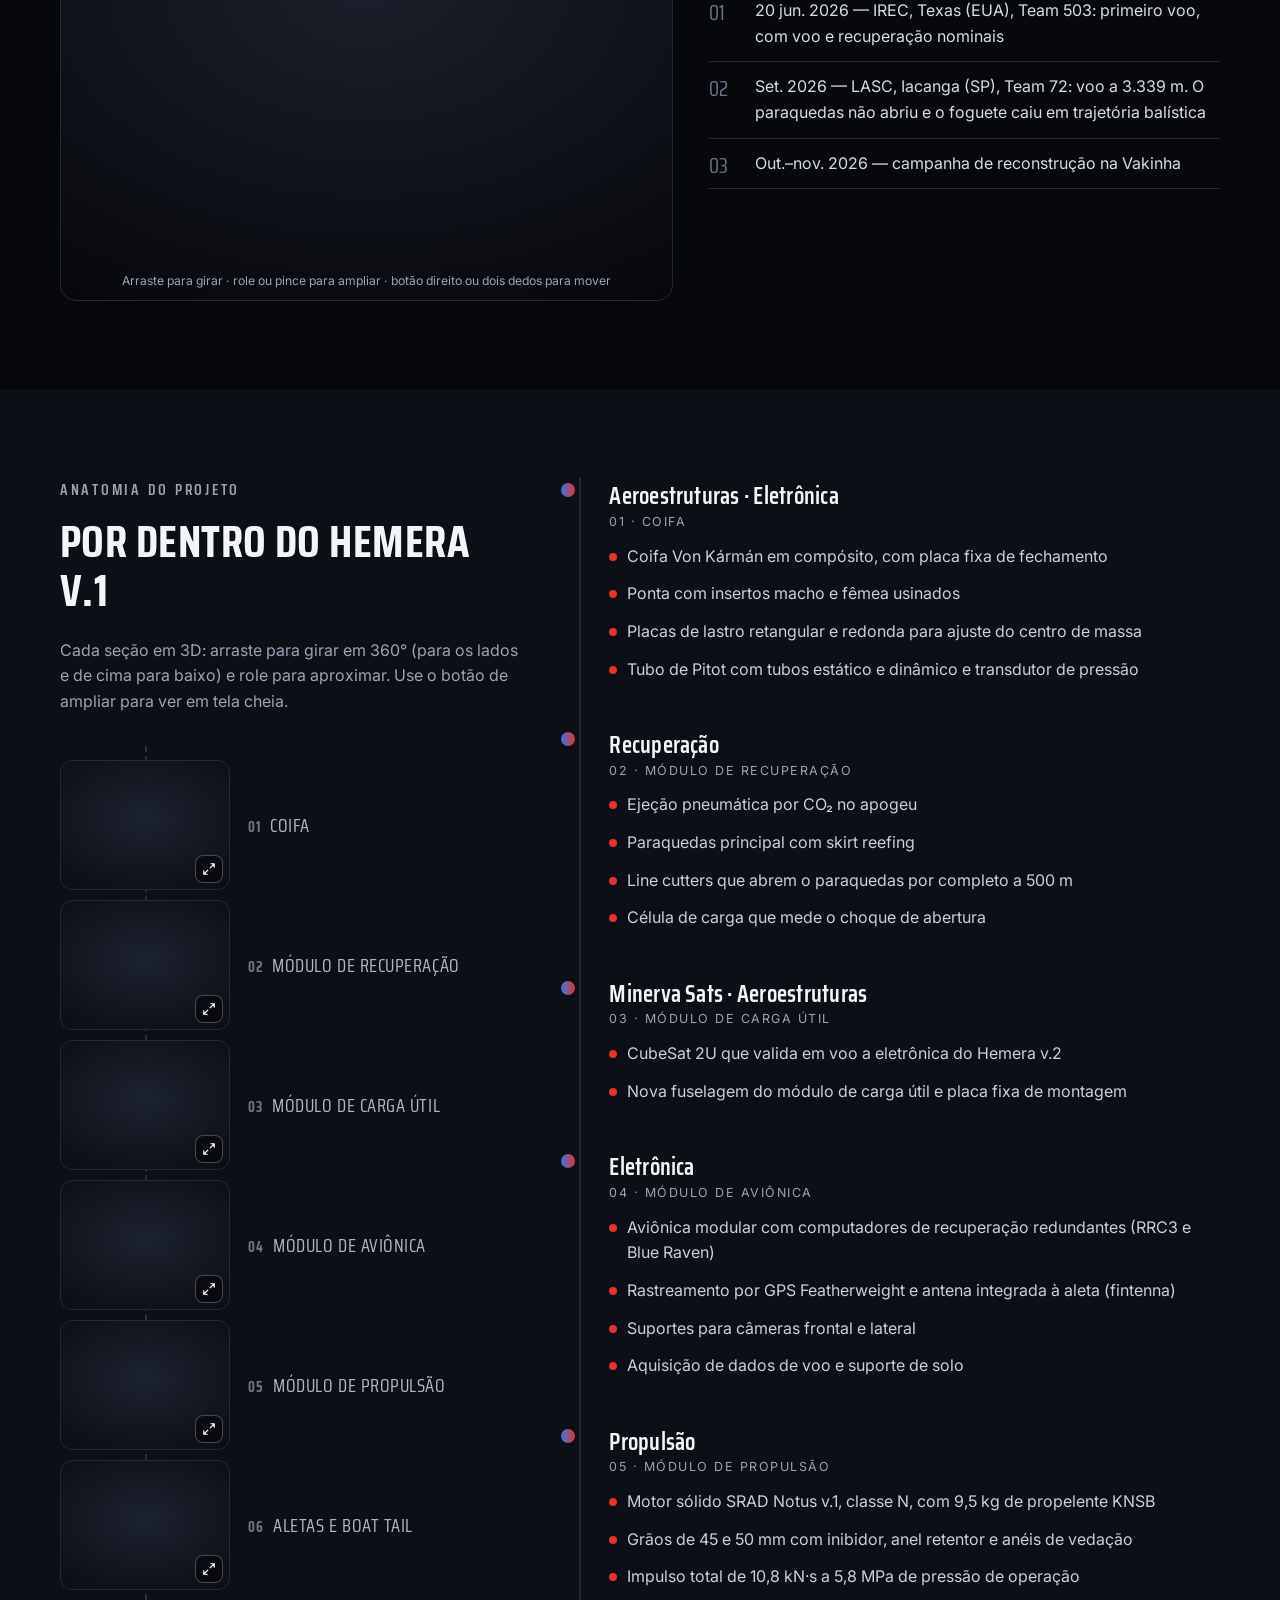
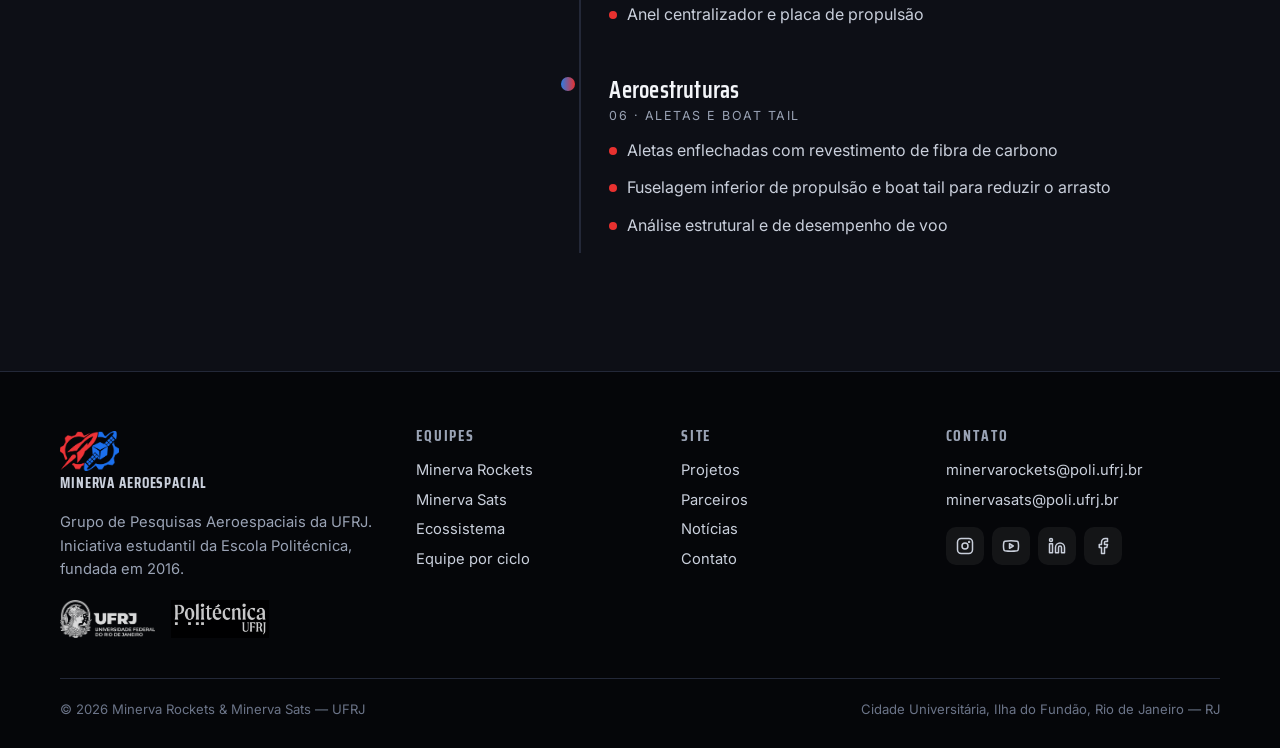
<file: docs/projetos.html>
<!DOCTYPE html>
<html lang="pt-BR">
<head>
<meta charset="UTF-8">
<meta name="viewport" content="width=device-width, initial-scale=1.0">
<title>Projetos — Minerva Aeroespacial</title>
<meta name="description" content="Foguetes e satélites da Minerva Rockets e da Minerva Sats, organizados por ano.">
<meta property="og:title" content="Projetos — Minerva Aeroespacial">
<meta property="og:description" content="Foguetes e satélites da Minerva Rockets e da Minerva Sats, organizados por ano.">
<meta property="og:image" content="img/fotos/equipe-2026.webp">
<meta name="theme-color" content="#07080c">
<link rel="icon" href="img/logos/minerva-aeroespacial.webp">
<link rel="preconnect" href="https://fonts.googleapis.com">
<link rel="preconnect" href="https://fonts.gstatic.com" crossorigin>
<link href="https://fonts.googleapis.com/css2?family=Inter:wght@400;500;600;700&family=Saira+Condensed:wght@500;600;700&display=swap" rel="stylesheet">
<link rel="stylesheet" href="style.css?v=20261114e">
</head>
<body data-page="projetos">
<header id="header"></header>
<main>

<section class="hero short">
  <video class="bg bg-video" autoplay muted loop playsinline preload="metadata" poster="img/video/projetos-voo.jpg" aria-hidden="true">
    <source src="img/video/projetos-voo.mp4" type="video/mp4">
  </video>
  <div class="container">
    <span class="eyebrow">Projetos</span>
    <h1>Foguetes e satélites<br>ao longo dos anos</h1>
    <p class="lead">Do Aurora ao Hemera, do SensoSat ao CariocaSat. Escolha um projeto, gire o modelo e filtre por ano ou por equipe.</p>
  </div>
</section>
<section class="sec">
  <div class="container">
    <div class="filter-row"><div><label>Ano</label></div><div class="chips" id="anos"></div></div>
    <div class="filter-row"><div><label>Equipe</label></div><div class="chips" id="times"></div></div>
    <div class="crt" id="crt">
      <div class="crt-info" id="crt-info" aria-live="polite"></div>
      <div class="crt-stage">
        <div class="crt-line" id="crt-line">
          <div class="crt-spot"></div><div class="crt-floor"></div>
          <div class="crt-smoke" id="crt-smoke" aria-hidden="true"><i style="--d:0s;--x:-70px;--s:1.1"></i><i style="--d:-0.6s;--x:60px;--s:1"></i><i style="--d:-1.2s;--x:-40px;--s:1.3"></i><i style="--d:-1.8s;--x:85px;--s:0.9"></i><i style="--d:-2.4s;--x:-95px;--s:1.2"></i><i style="--d:-3s;--x:30px;--s:1"></i><i style="--d:-3.6s;--x:-15px;--s:1.4"></i><i style="--d:-4.2s;--x:110px;--s:1.1"></i><i style="--d:-0.3s;--x:-120px;--s:0.9"></i><i style="--d:-2.1s;--x:140px;--s:1"></i></div>
          <div class="crt-track" id="crt-track" aria-label="Escolha um projeto"></div>
          <div class="crt-3d" id="crt-3d" hidden></div>
          <button class="crt-nav" id="crt-prev" aria-label="Projeto anterior"><svg class="svg" viewBox="0 0 24 24" aria-hidden="true"><path d="M9 6l6 6-6 6"/></svg></button>
          <button class="crt-nav" id="crt-next" aria-label="Próximo projeto"><svg class="svg" viewBox="0 0 24 24" aria-hidden="true"><path d="M9 6l6 6-6 6"/></svg></button>
        </div>
        <div class="crt-cap"><b id="crt-nome"></b><div class="crt-anos" id="crt-anos"></div></div>
      </div>
    </div>
    <div class="crt-extra" id="crt-extra"></div>
  </div>
</section>
<section class="sec alt">
  <div class="container dec">
    <div class="dec-esq">
      <span class="eyebrow">Anatomia do projeto</span><h2 id="dec-titulo">Por dentro do projeto</h2>
      <p class="mut" id="dec-sub">Cada seção do veículo e o subsistema responsável por ela. Passe o mouse ou toque para destacar.</p>
      <div class="dec-fig" id="dec-fig"></div>
    </div>
    <div id="dec-lista"></div>
  </div>
</section>

</main>
<footer id="footer"></footer>
<script src="dados.js?v=20261114e"></script>
<script src="app.js?v=20261114e"></script>
</body>
</html>
</file>
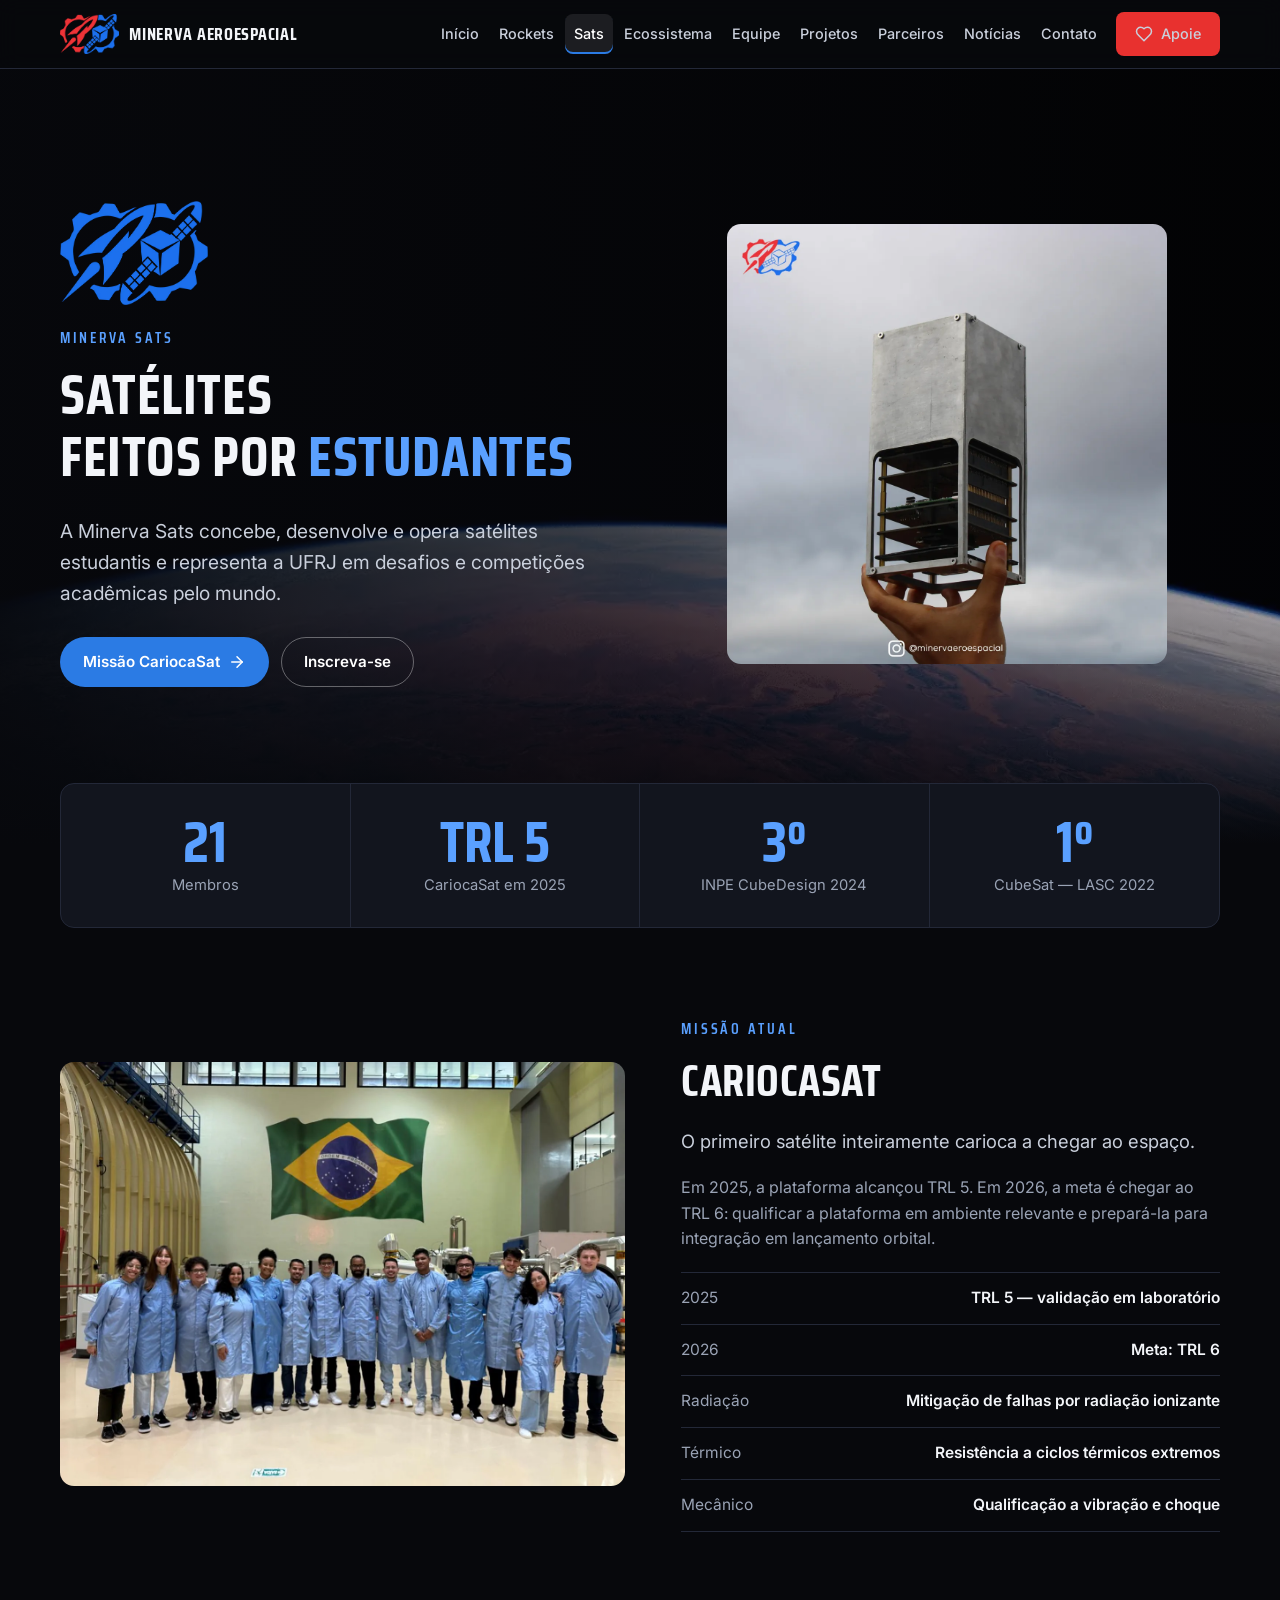
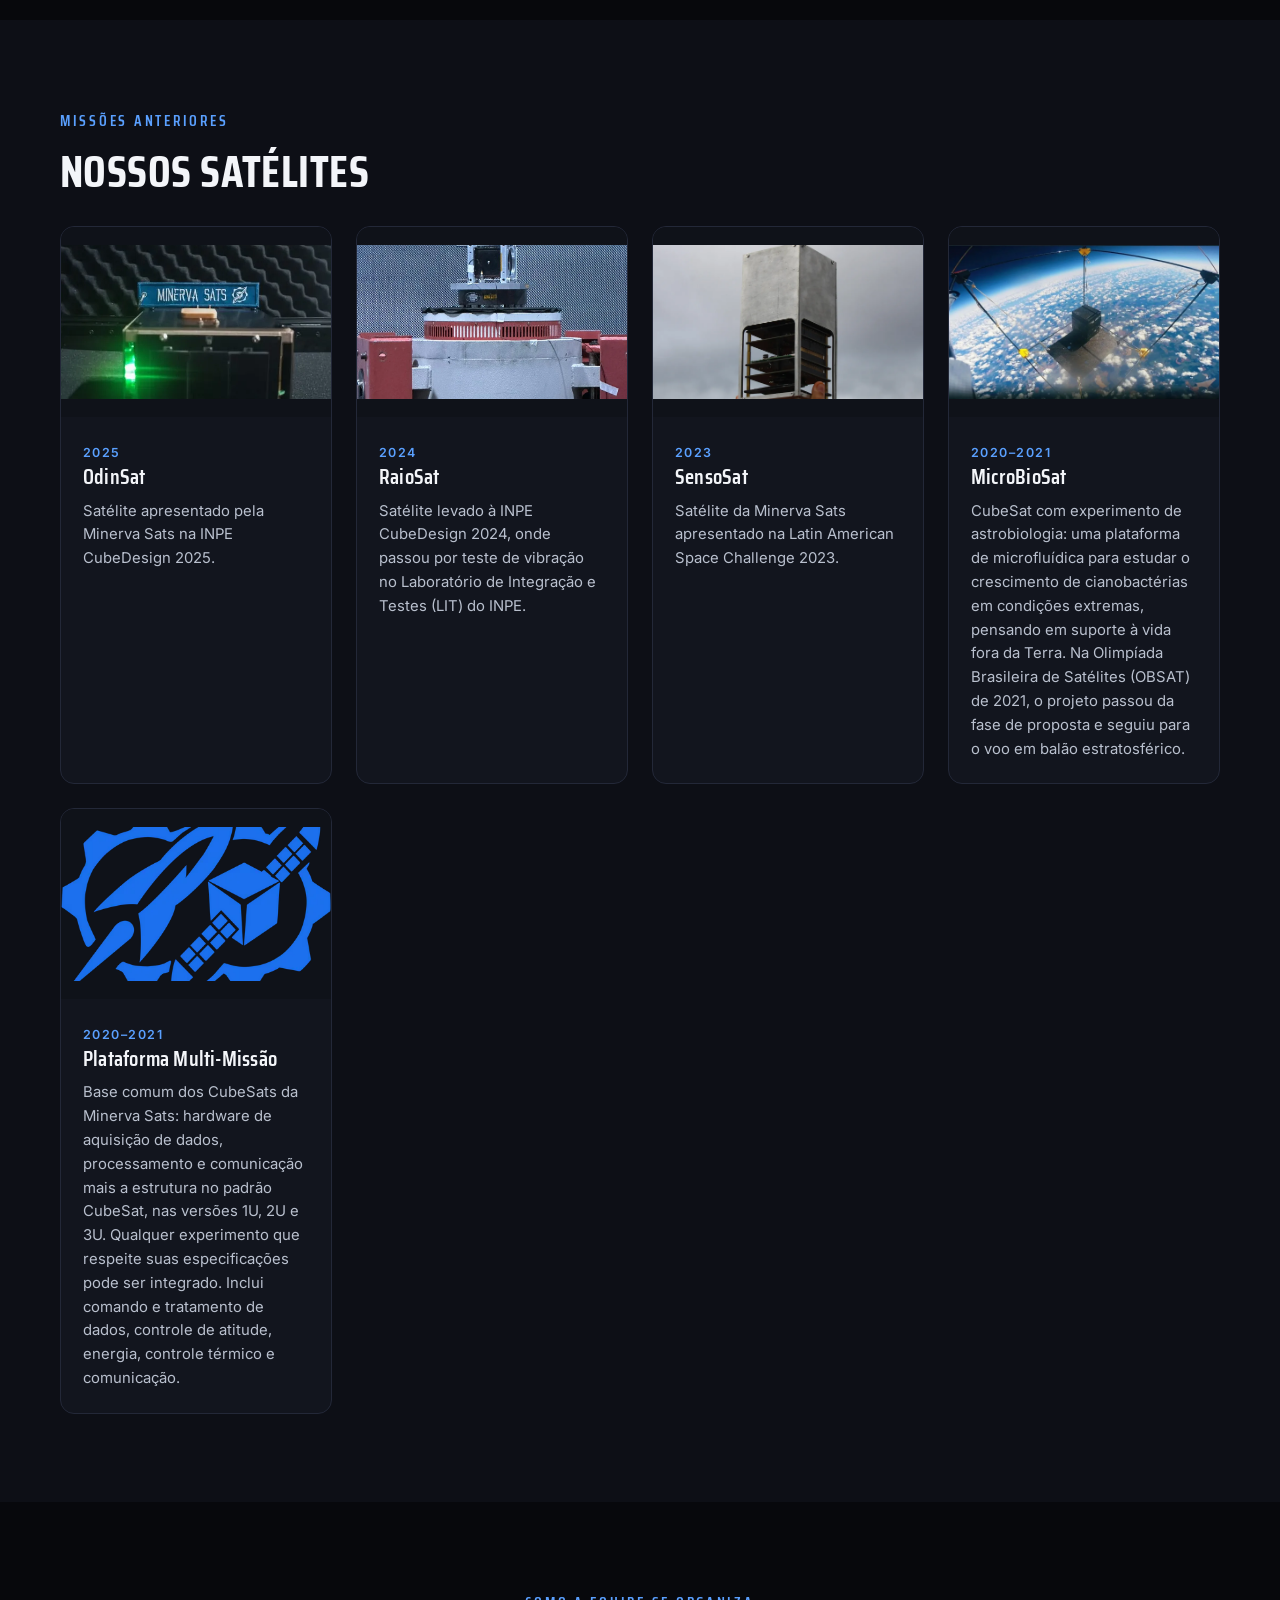
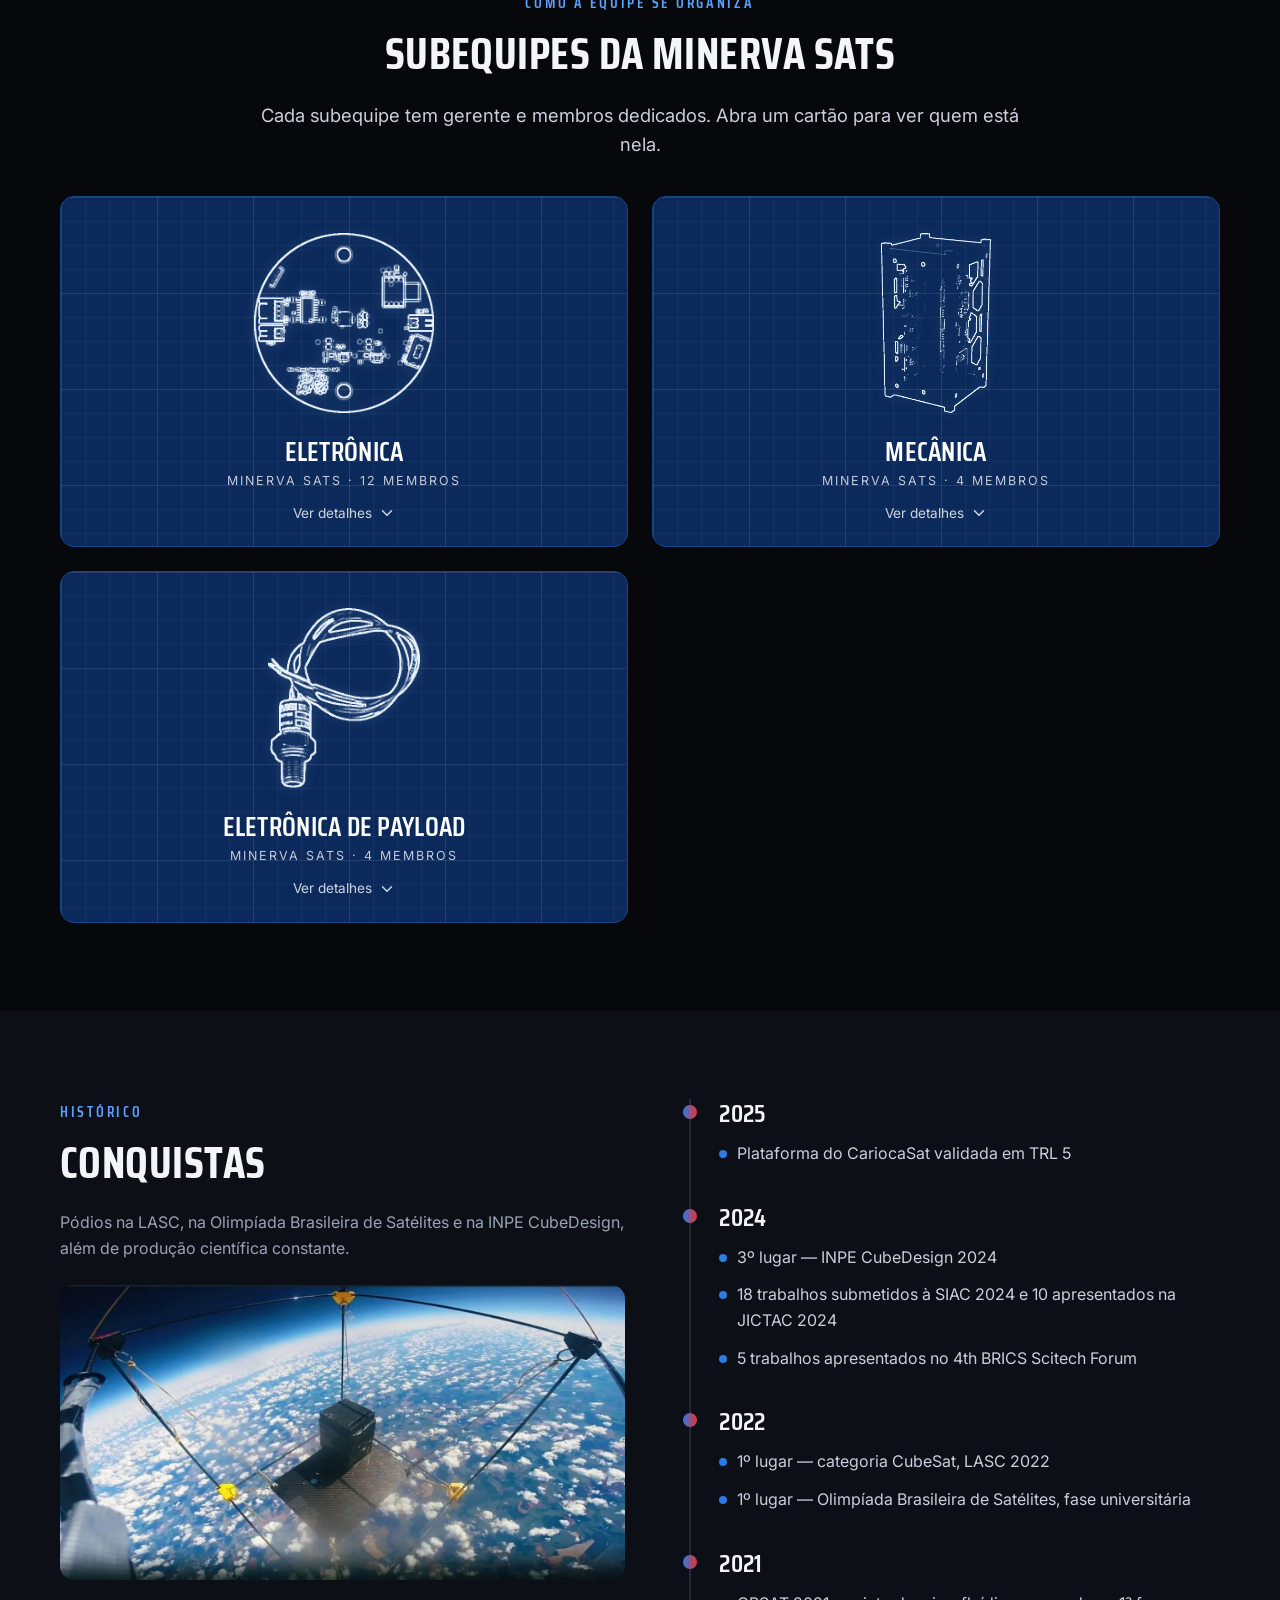
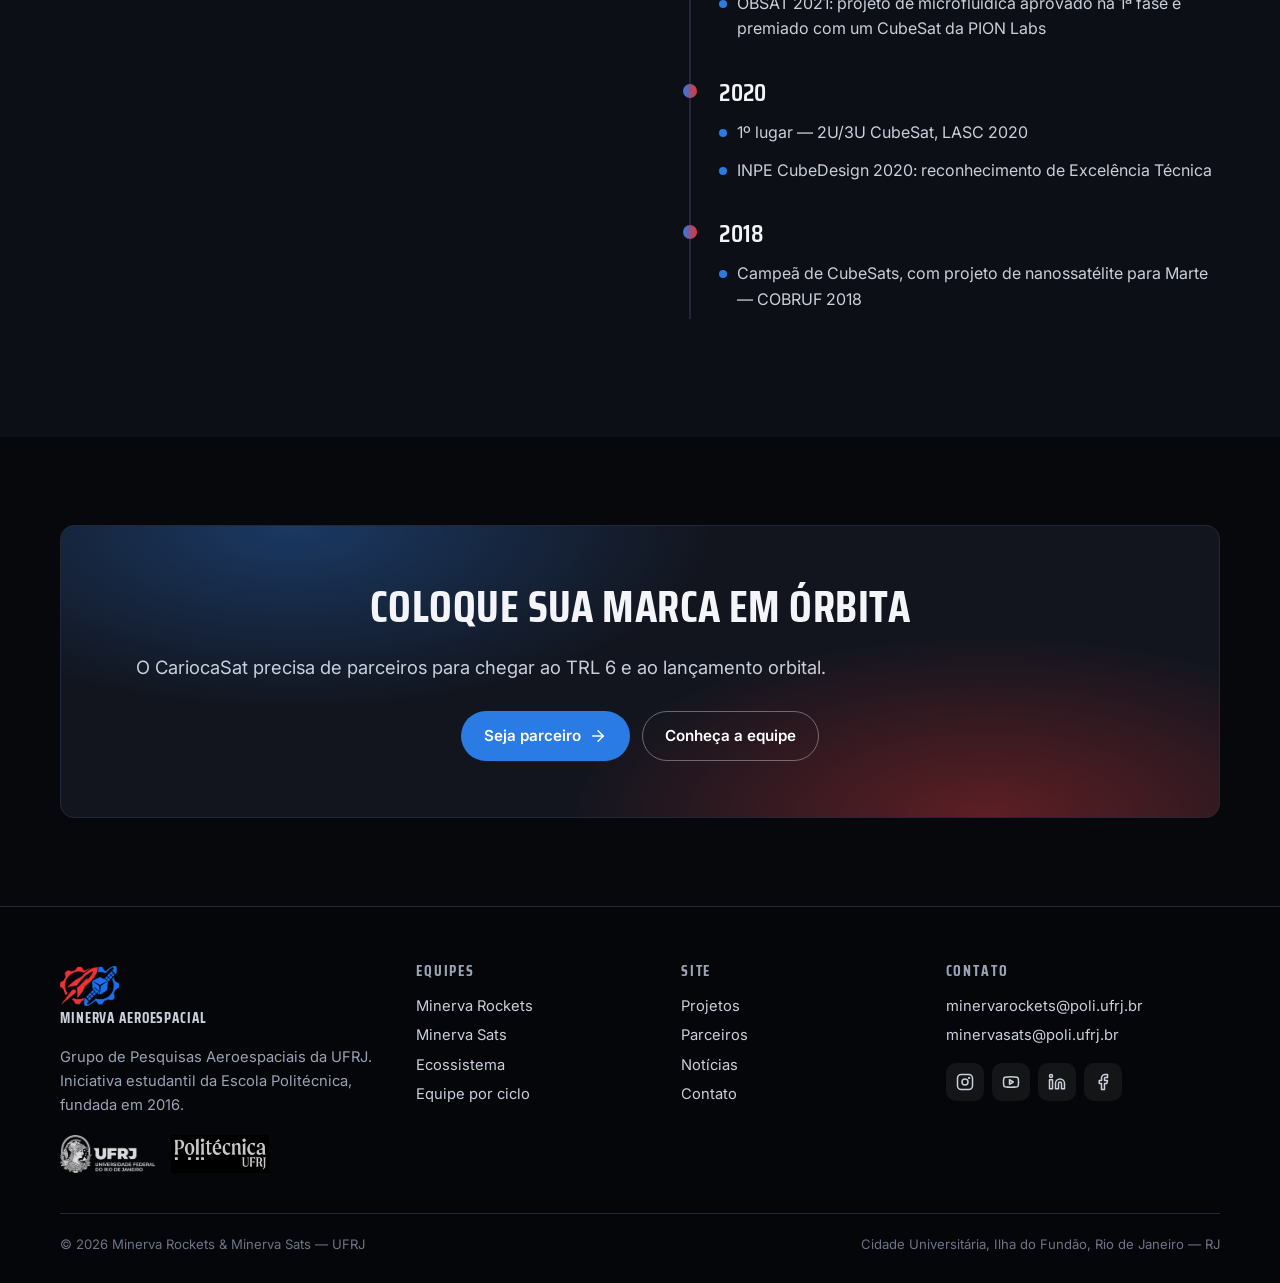
<file: docs/sats.html>
<!DOCTYPE html>
<html lang="pt-BR">
<head>
<meta charset="UTF-8">
<meta name="viewport" content="width=device-width, initial-scale=1.0">
<title>Minerva Sats — Satélites universitários da UFRJ</title>
<meta name="description" content="Minerva Sats: equipe de satélites da UFRJ. Missão CariocaSat, OdinSat, RaioSat, SensoSat e MicroBioSat.">
<meta property="og:title" content="Minerva Sats — Satélites universitários da UFRJ">
<meta property="og:description" content="Minerva Sats: equipe de satélites da UFRJ. Missão CariocaSat, OdinSat, RaioSat, SensoSat e MicroBioSat.">
<meta property="og:image" content="img/fotos/equipe-2026.webp">
<meta name="theme-color" content="#07080c">
<link rel="icon" href="img/logos/minerva-aeroespacial.webp">
<link rel="preconnect" href="https://fonts.googleapis.com">
<link rel="preconnect" href="https://fonts.gstatic.com" crossorigin>
<link href="https://fonts.googleapis.com/css2?family=Inter:wght@400;500;600;700&family=Saira+Condensed:wght@500;600;700&display=swap" rel="stylesheet">
<link rel="stylesheet" href="style.css?v=20261114e">
</head>
<body data-page="sats">
<header id="header"></header>
<main>

<section class="hero">
  <div class="bg" style="background-image:url('img/fotos/terra.webp')"></div>
  <div class="container split" style="gap:40px">
    <div>
      <img class="hero-logo" src="img/logos/minerva-sats.webp" alt="" width="150" height="110">
      <span class="eyebrow blue">Minerva Sats</span>
      <h1>Satélites<br>feitos por <span class="hl-b">estudantes</span></h1>
      <p class="lead">A Minerva Sats concebe, desenvolve e opera satélites estudantis e representa a UFRJ em desafios e competições acadêmicas pelo mundo.</p>
      <div class="btns"><a class="btn btn-blue" href="#cariocasat">Missão CariocaSat <svg class="svg" viewBox="0 0 24 24" aria-hidden="true"><path d="M5 12h14"/><path d="M12 5l7 7-7 7"/></svg></a><a class="btn btn-ghost" href="contato.html?assunto=participar">Inscreva-se</a></div>
    </div>
    <img src="img/fotos/sensosat-lasc-2023.webp" alt="CubeSat da Minerva Sats" class="rounded" style="max-height:min(440px,62vh);margin:0 auto" loading="lazy">
  </div>
</section>

<div class="container pull-up"><div class="stats blue reveal" id="stats"></div></div>

<section class="sec" id="cariocasat">
  <div class="container split">
    <div class="rounded reveal"><img class="ph" src="img/fotos/lit-inpe.webp" alt="Minerva Rockets e Sats no Laboratório de Integração e Testes do INPE" loading="lazy"></div>
    <div class="reveal">
      <span class="eyebrow blue">Missão atual</span>
      <h2>CariocaSat</h2>
      <p class="lead">O primeiro satélite inteiramente carioca a chegar ao espaço.</p>
      <p class="mut">Em 2025, a plataforma alcançou TRL 5. Em 2026, a meta é chegar ao TRL 6: qualificar a plataforma em ambiente relevante e prepará-la para integração em lançamento orbital.</p>
      <div class="specs" style="margin-top:20px">
        <div class="spec"><span>2025</span><b>TRL 5 — validação em laboratório</b></div>
        <div class="spec"><span>2026</span><b>Meta: TRL 6</b></div>
        <div class="spec"><span>Radiação</span><b>Mitigação de falhas por radiação ionizante</b></div>
        <div class="spec"><span>Térmico</span><b>Resistência a ciclos térmicos extremos</b></div>
        <div class="spec"><span>Mecânico</span><b>Qualificação a vibração e choque</b></div>
      </div>
    </div>
  </div>
</section>

<section class="sec alt">
  <div class="container">
    <div class="reveal" style="margin-bottom:30px"><span class="eyebrow blue">Missões anteriores</span><h2>Nossos satélites</h2></div>
    <div class="grid g4" id="missoes"></div>
  </div>
</section>

<section class="sec" id="subequipes" style="scroll-margin-top:70px">
  <div class="container">
    <div class="center reveal" style="margin-bottom:36px"><span class="eyebrow blue">Como a equipe se organiza</span><h2>Subequipes da Minerva Sats</h2>
      <p class="lead">Cada subequipe tem gerente e membros dedicados. Abra um cartão para ver quem está nela.</p></div>
    <div class="bp-grid" id="subequipes-grid"></div>
  </div>
</section>

<section class="sec alt">
  <div class="container split" style="align-items:start">
    <div class="reveal">
      <span class="eyebrow blue">Histórico</span>
      <h2>Conquistas</h2>
      <p class="mut">Pódios na LASC, na Olimpíada Brasileira de Satélites e na INPE CubeDesign, além de produção científica constante.</p>
      <div class="rounded" style="margin-top:24px"><img class="ph" src="img/fotos/microbiosat.webp" alt="MicroBioSat em voo estratosférico" loading="lazy"></div>
    </div>
    <div id="conquistas"></div>
  </div>
</section>

<section class="sec">
  <div class="container"><div class="cta reveal">
    <h2>Coloque sua marca em órbita</h2>
    <p class="lead">O CariocaSat precisa de parceiros para chegar ao TRL 6 e ao lançamento orbital.</p>
    <div class="btns"><a class="btn btn-blue" href="parceiros.html#seja-parceiro">Seja parceiro <svg class="svg" viewBox="0 0 24 24" aria-hidden="true"><path d="M5 12h14"/><path d="M12 5l7 7-7 7"/></svg></a><a class="btn btn-ghost" href="equipe.html?equipe=sats">Conheça a equipe</a></div>
  </div></div>
</section>

</main>
<footer id="footer"></footer>
<script src="dados.js?v=20261114e"></script>
<script src="app.js?v=20261114e"></script>
</body>
</html>
</file>
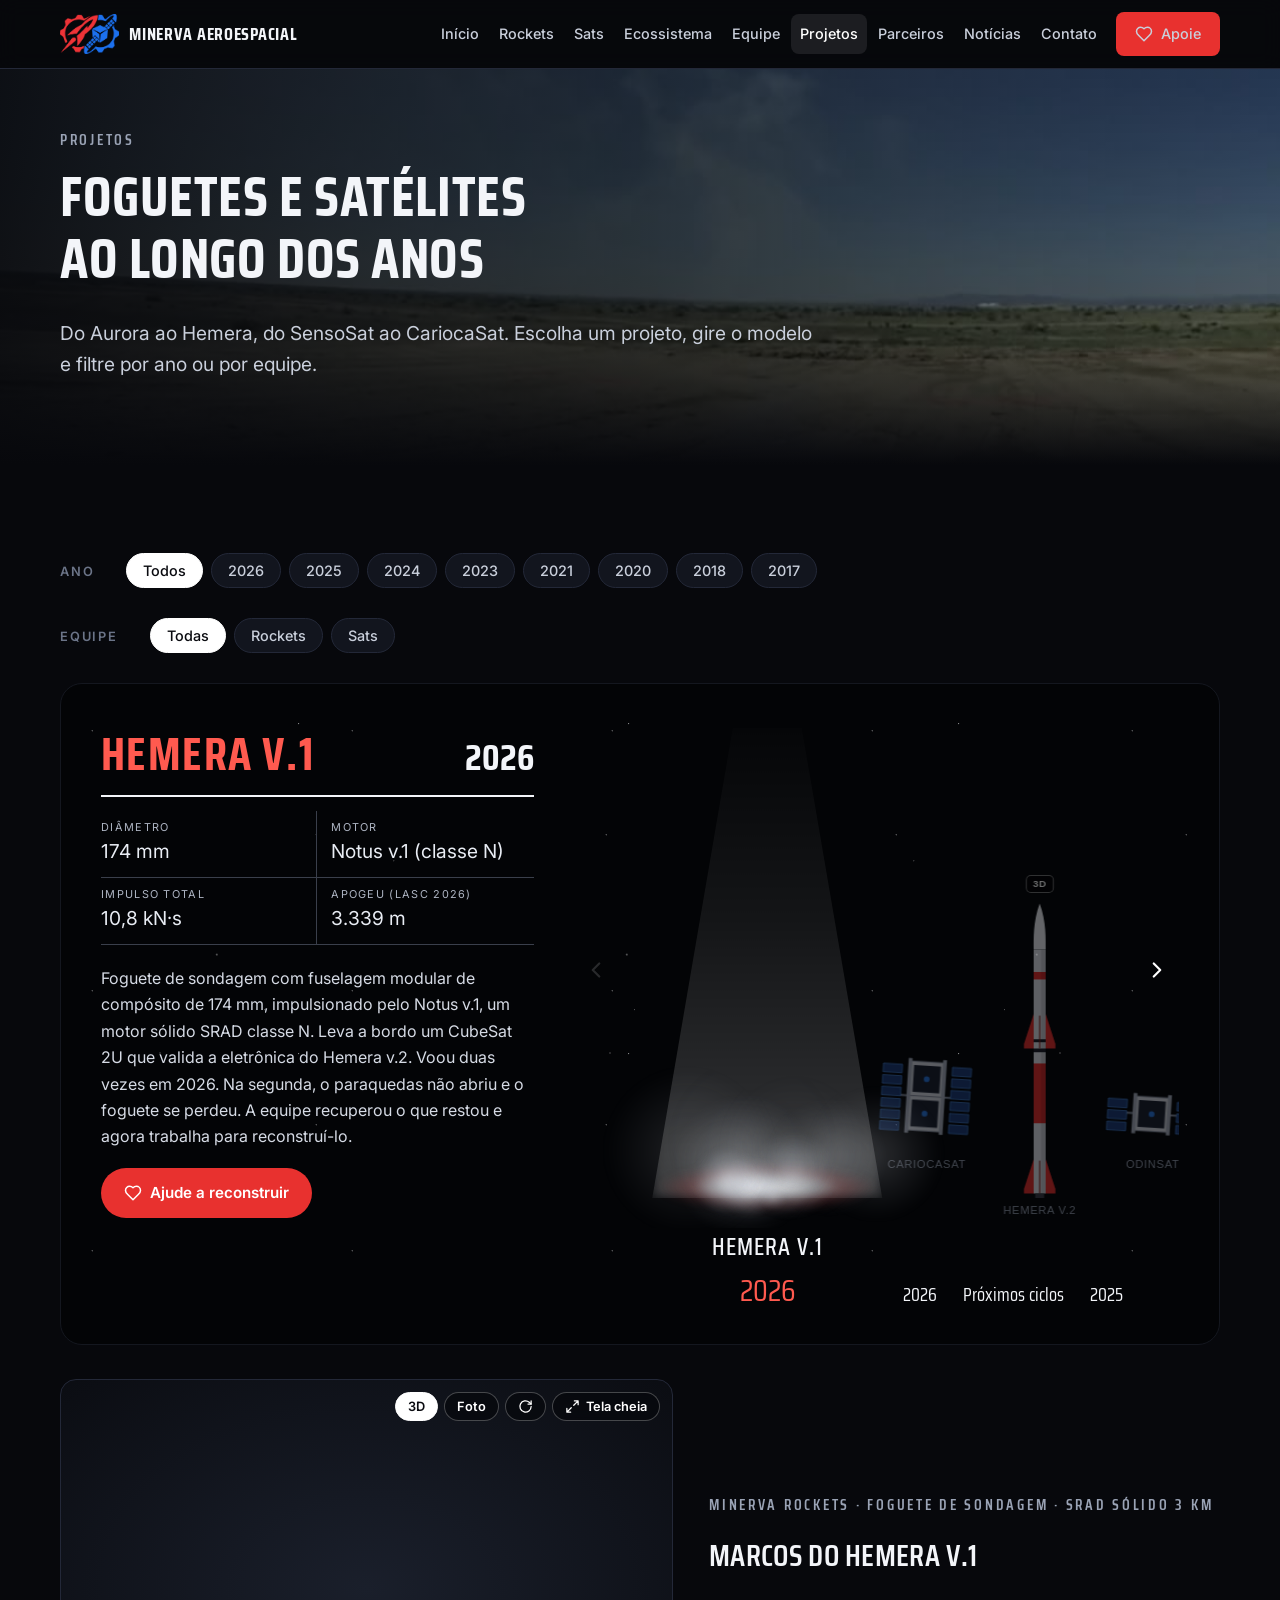
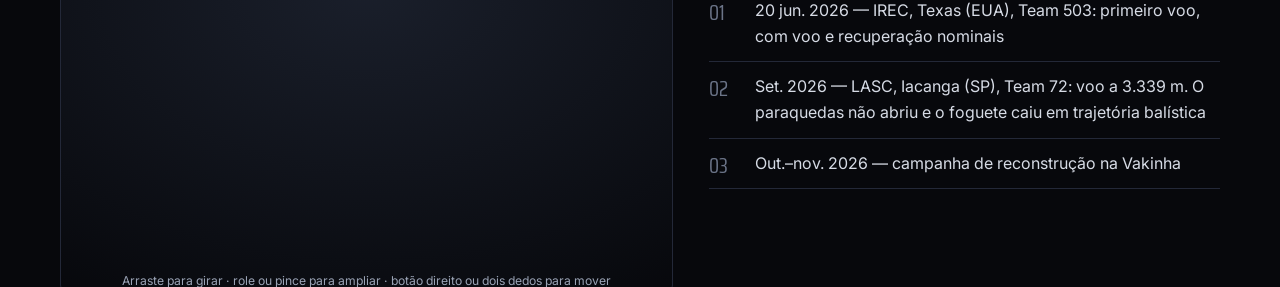
<file: docs/sistemas.html>
<!DOCTYPE html><meta charset="utf-8"><meta http-equiv="refresh" content="0; url=projetos.html"><link rel="canonical" href="projetos.html"><title>Minerva Aeroespacial</title><a href="projetos.html">Minerva Aeroespacial</a>
</file>
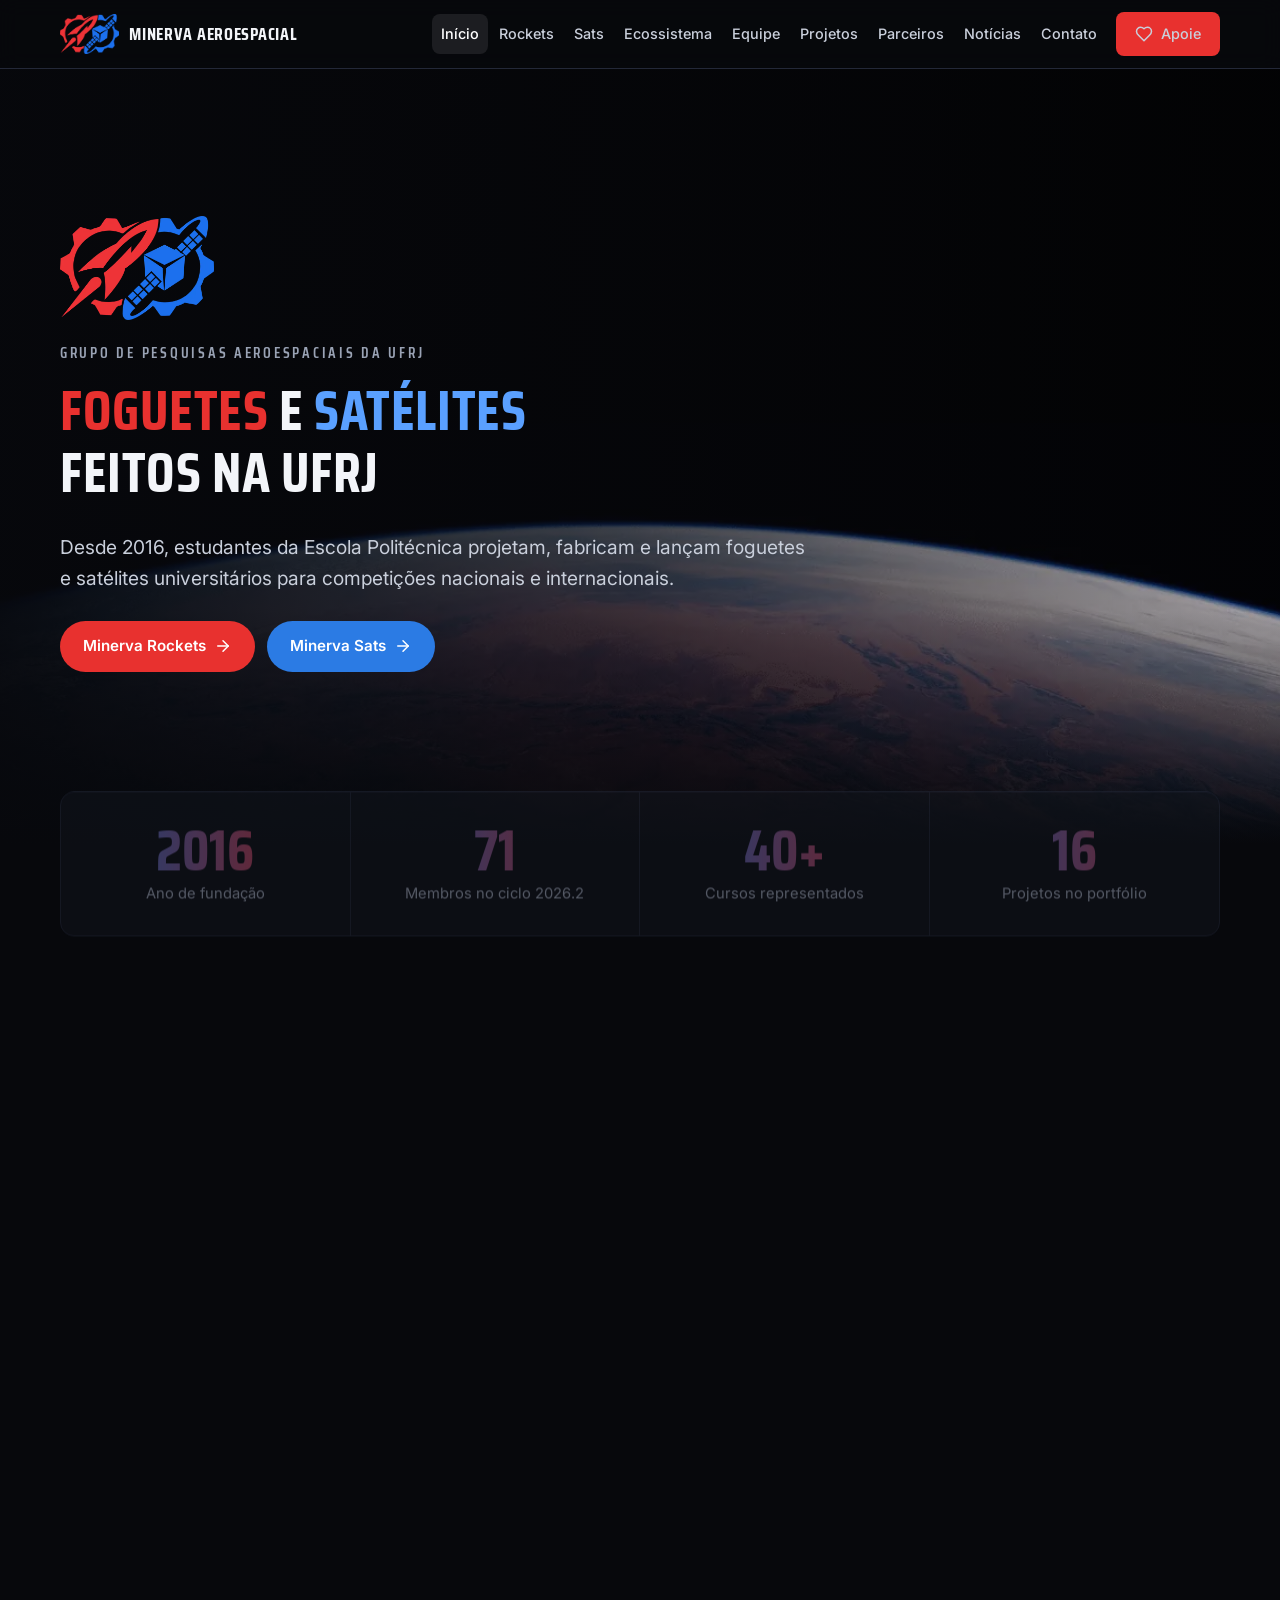
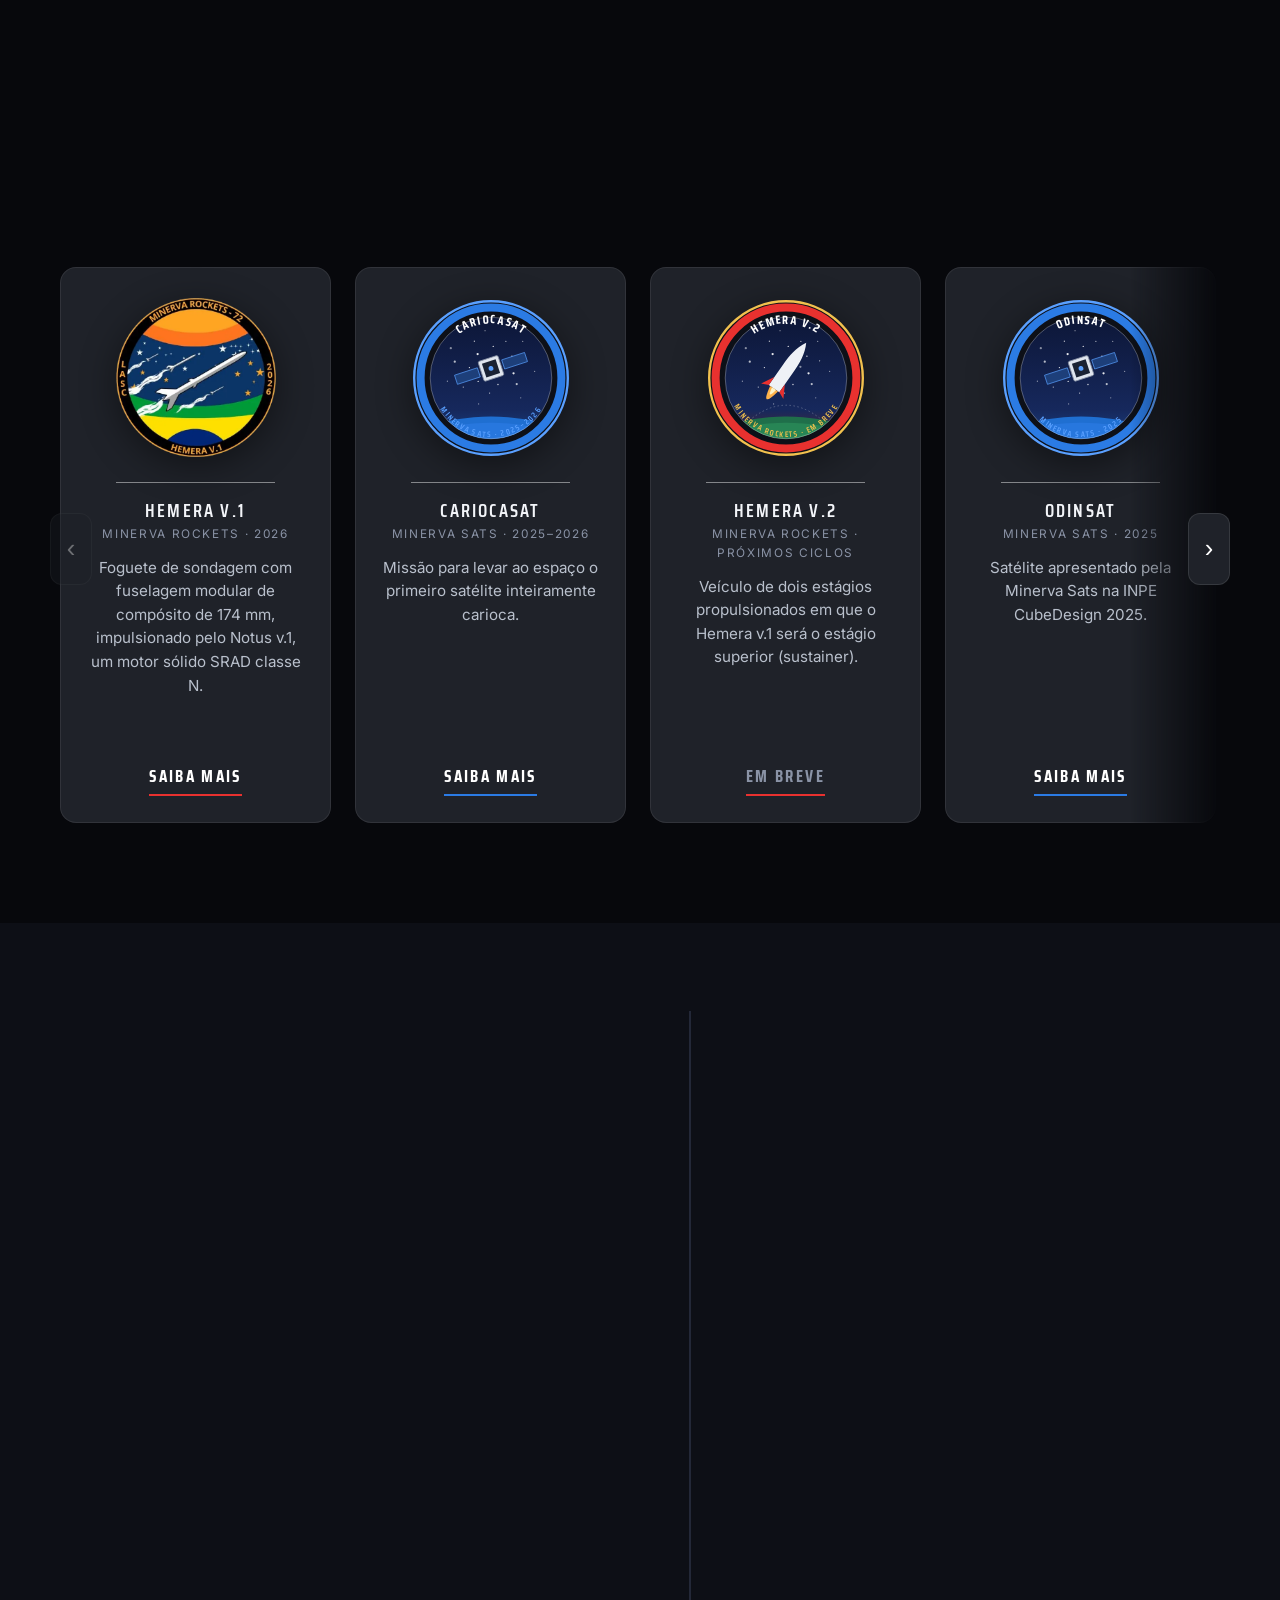
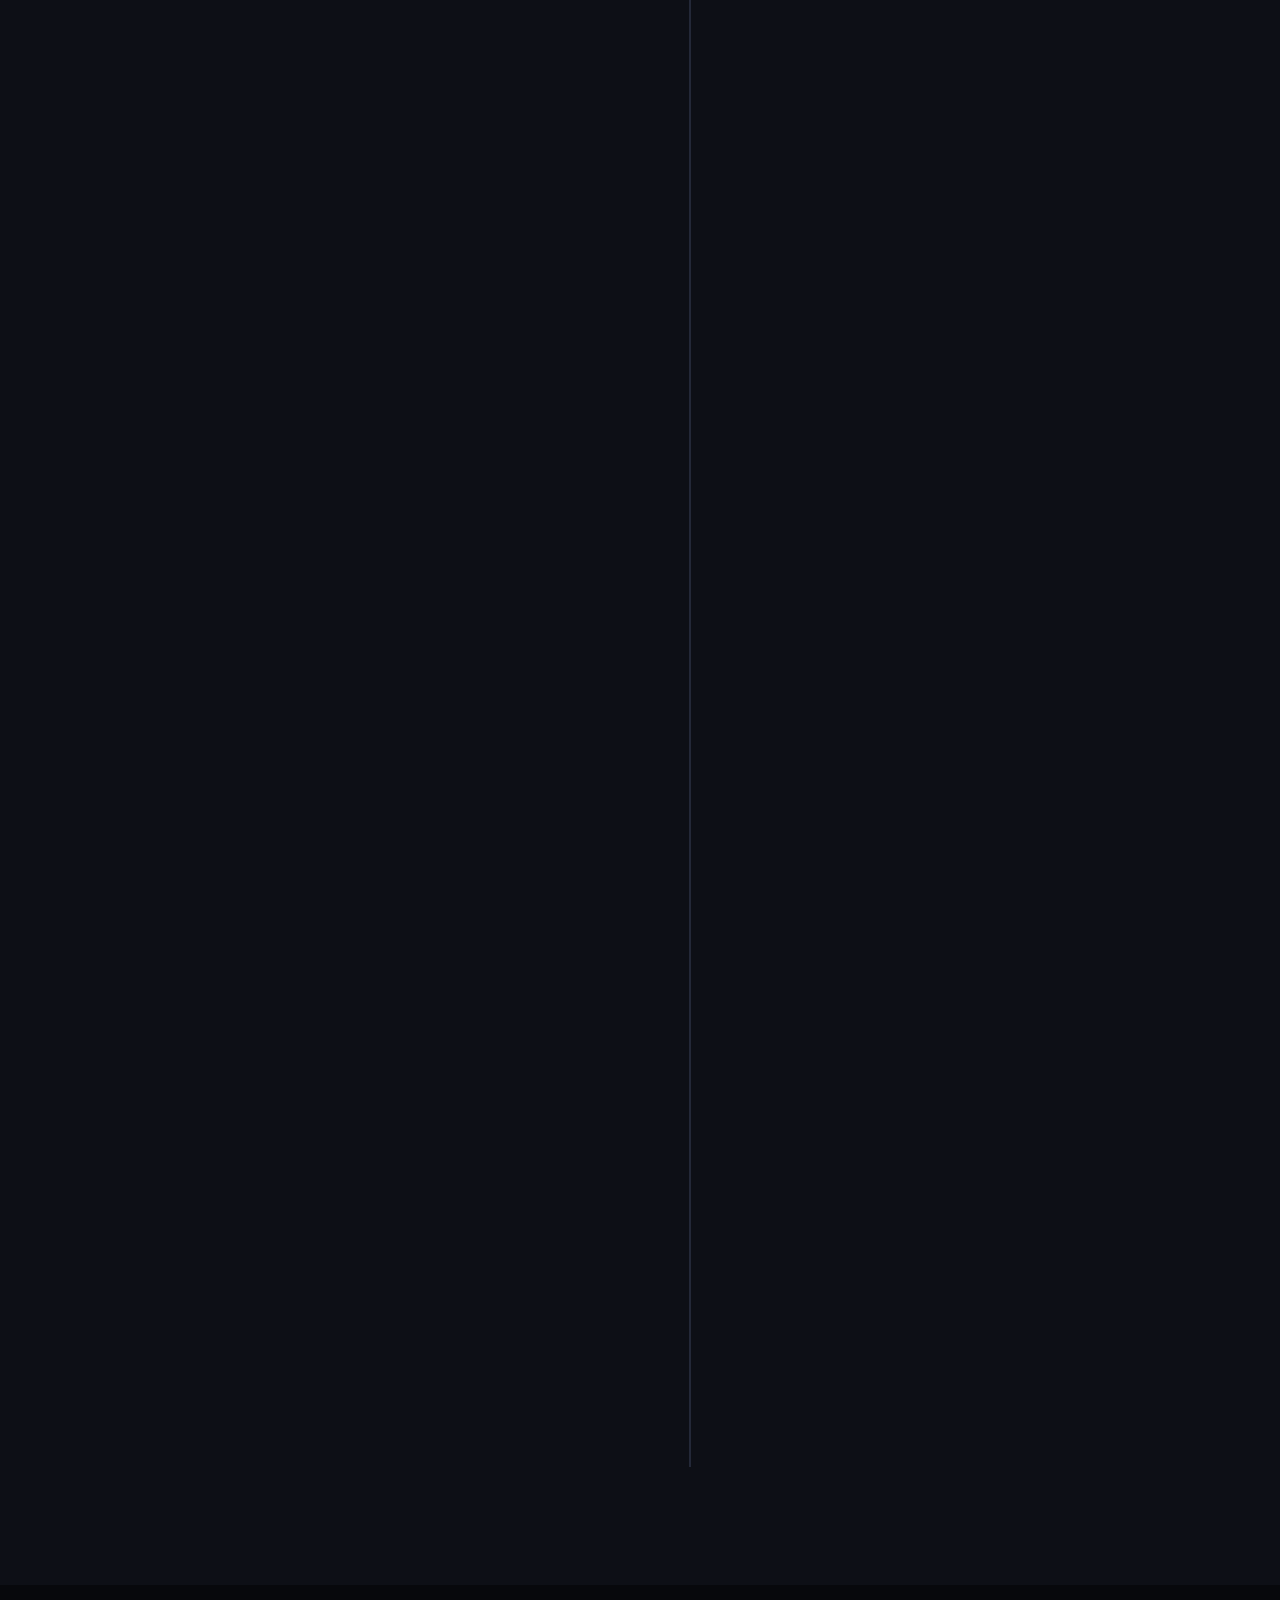
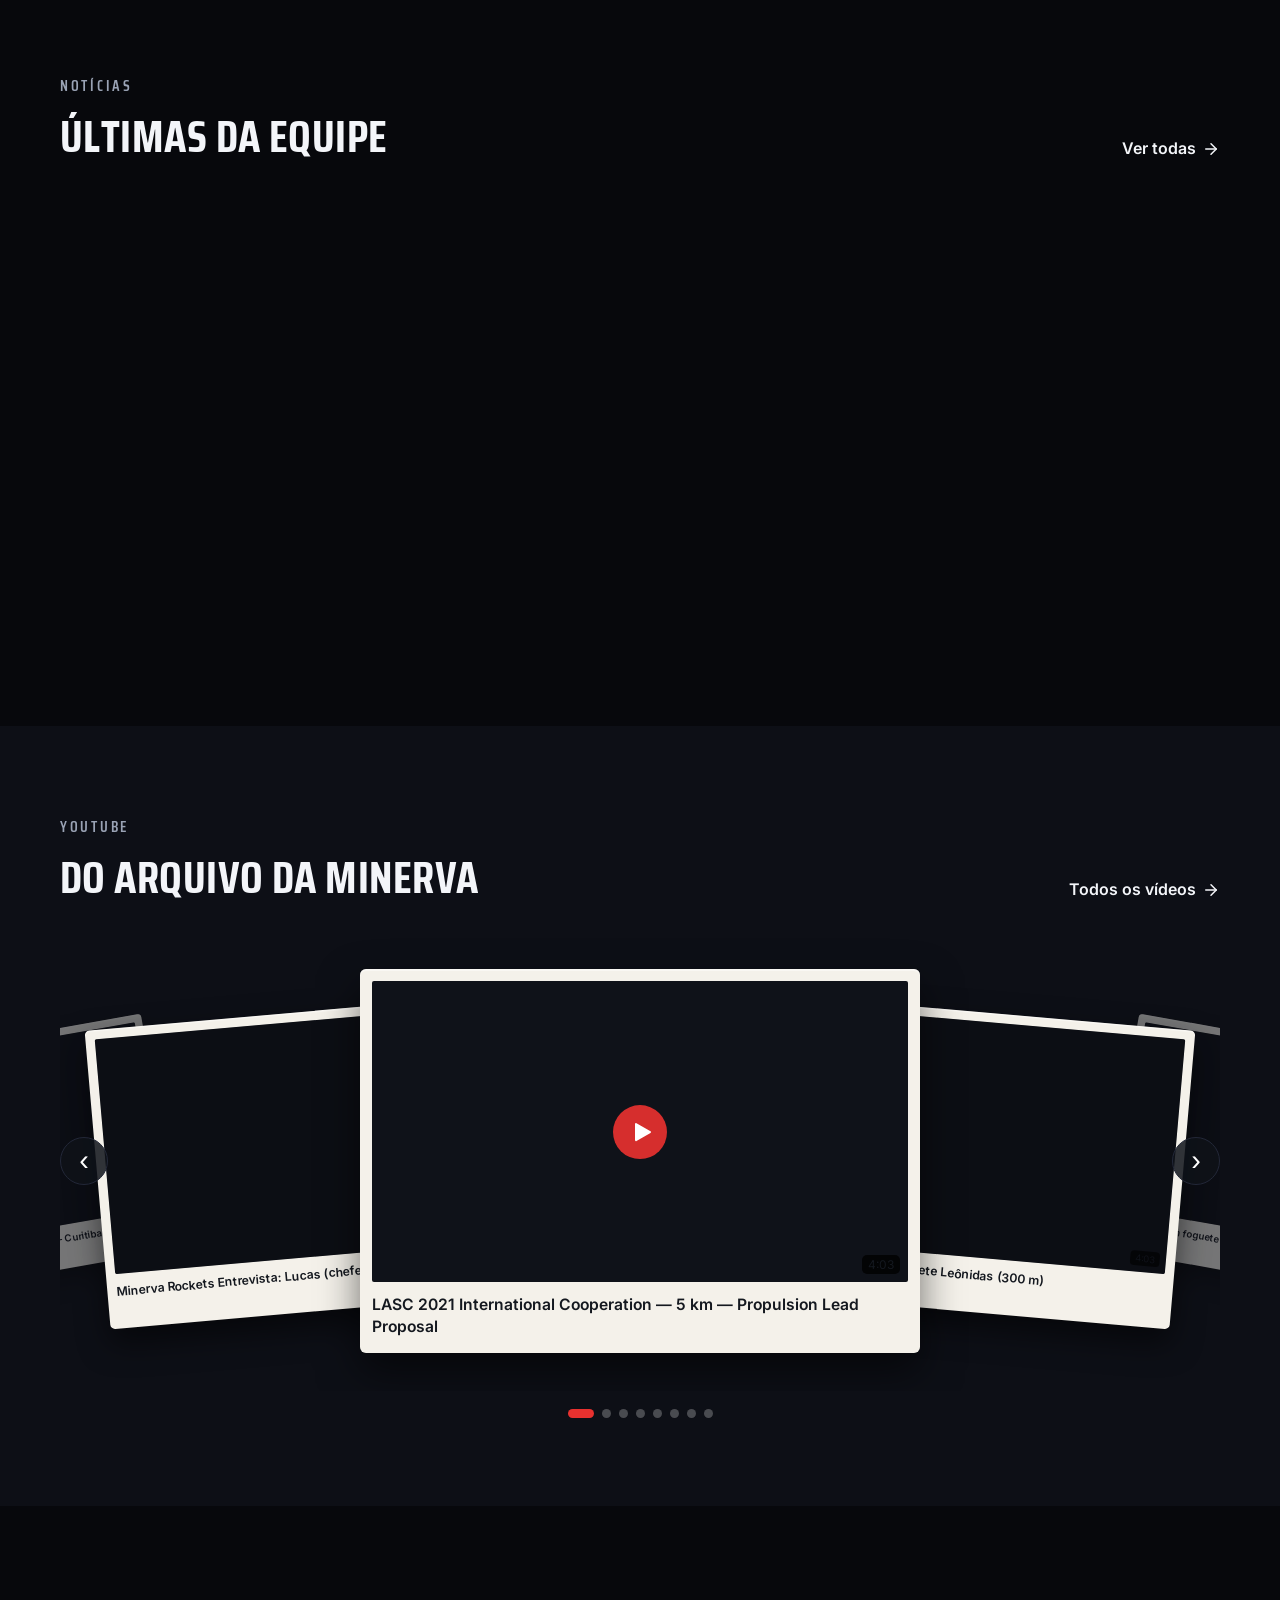
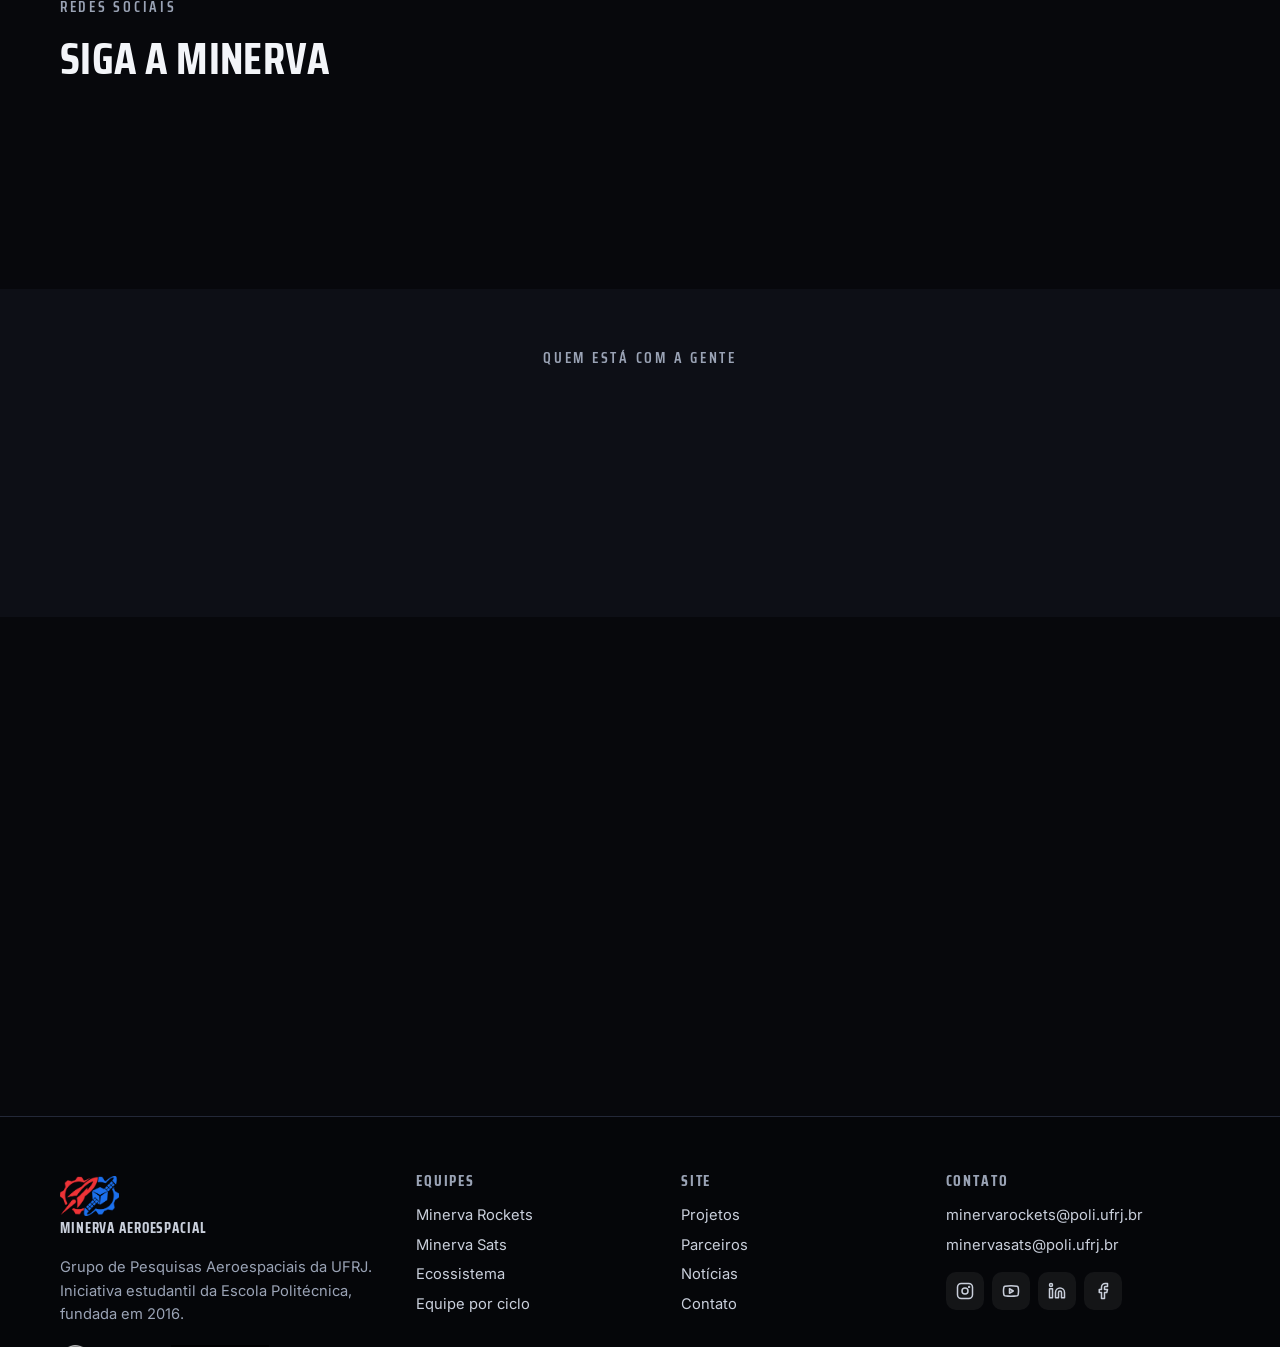
<file: docs/sobre.html>
<!DOCTYPE html><meta charset="utf-8"><meta http-equiv="refresh" content="0; url=index.html"><link rel="canonical" href="index.html"><title>Minerva Aeroespacial</title><a href="index.html">Minerva Aeroespacial</a>
</file>
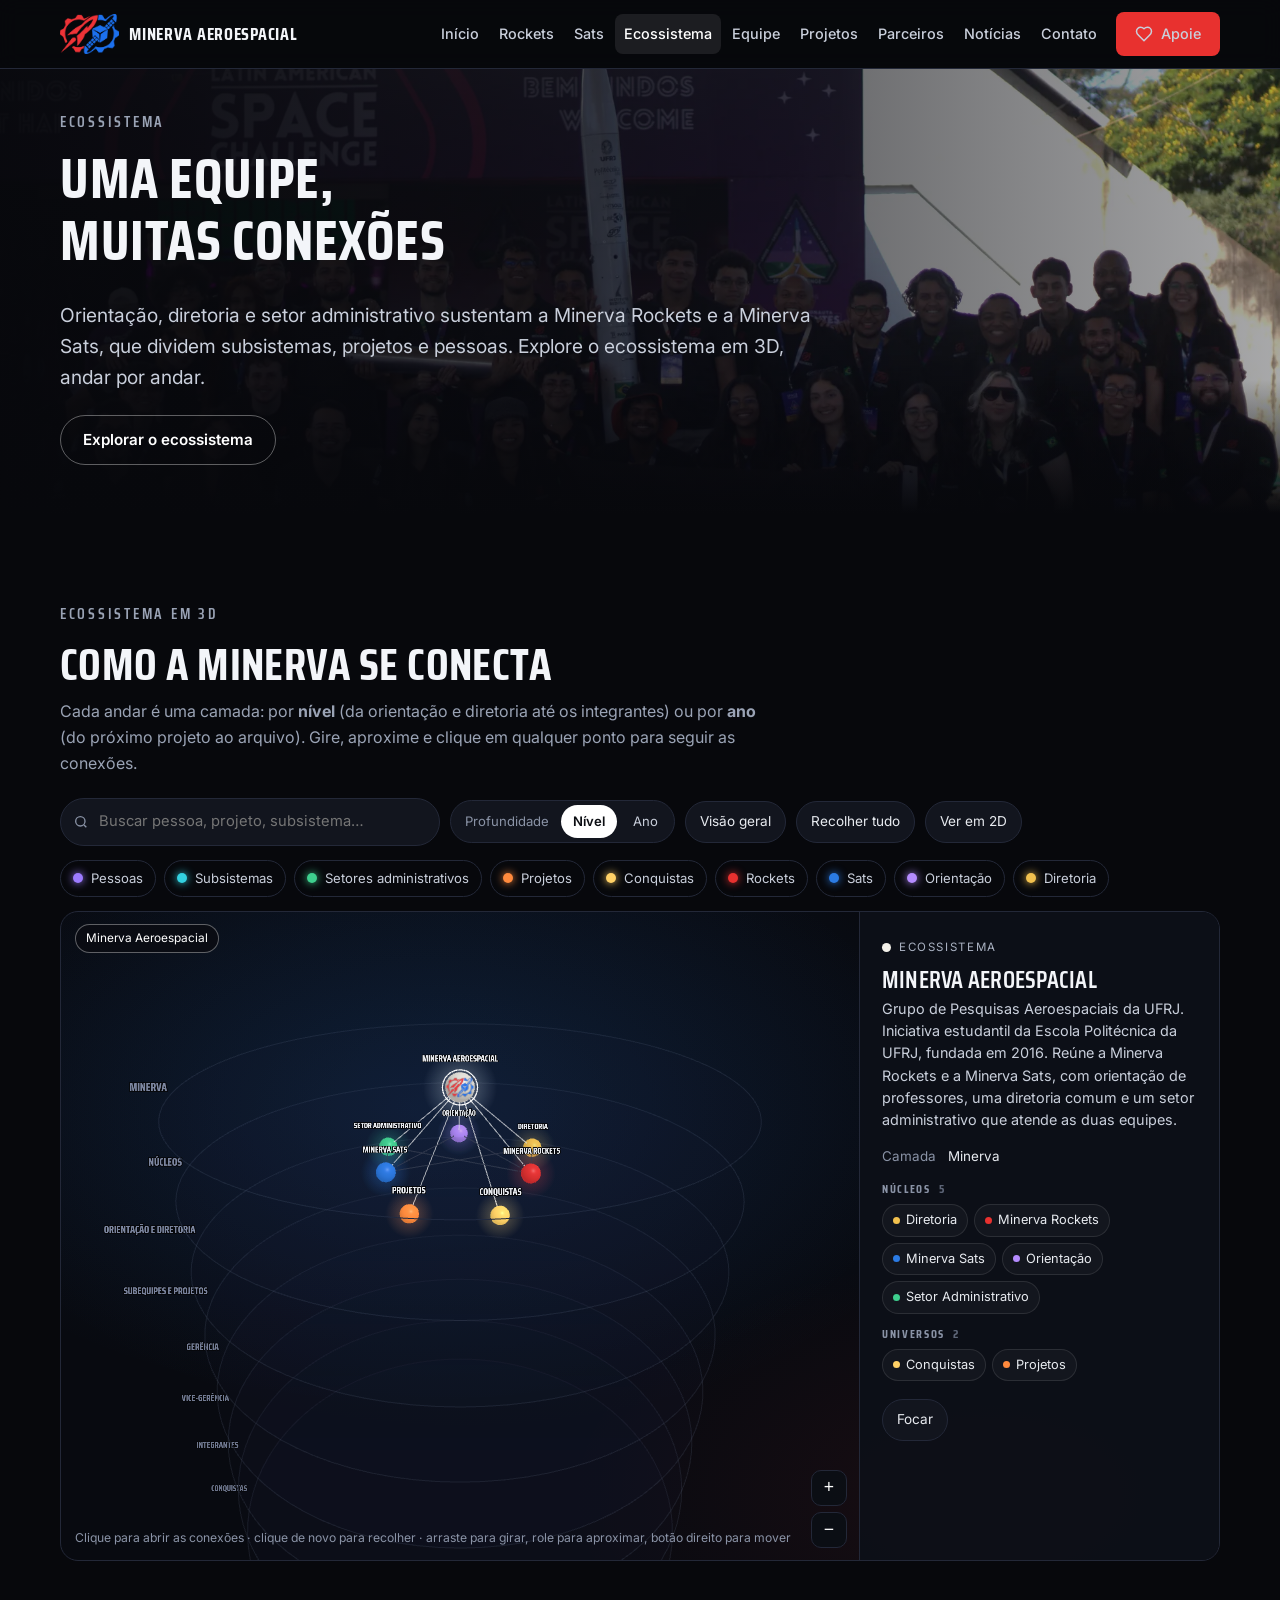
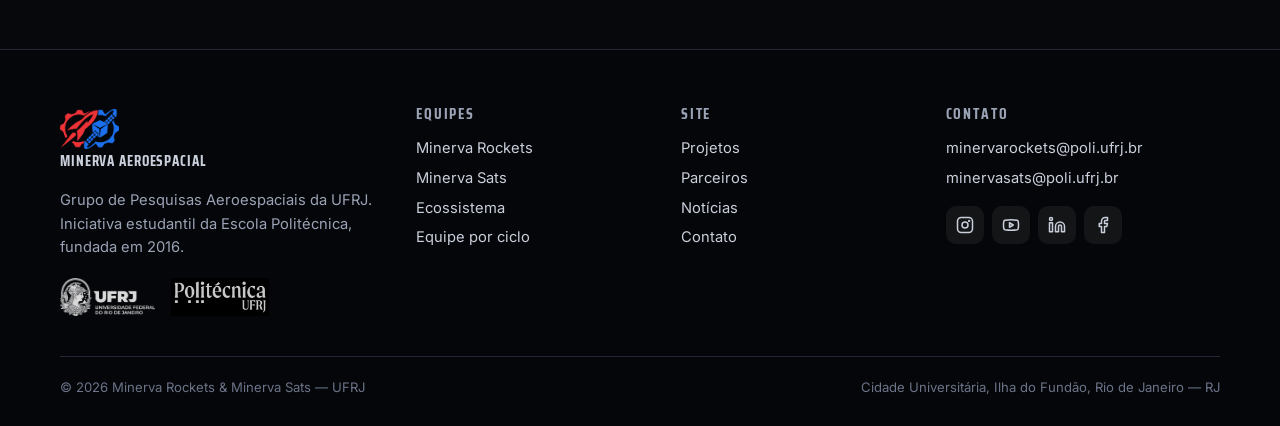
<file: docs/subteams.html>
<!DOCTYPE html>
<html lang="pt-BR"><head><meta charset="UTF-8"><title>Equipe Aeroespacial — Minerva Aeroespacial</title>
<meta name="robots" content="noindex"><link rel="canonical" href="aeroespacial.html">
<script>
(function(){var h=location.hash.slice(1),q=new URLSearchParams(location.search).get("equipe");
var r=["aeroestruturas","propulsao","eletronica-rockets","recuperacao"],s=["eletronica-sats","mecanica-sats","payload-sats"];
var d=r.indexOf(h)>=0||q==="rockets"?"rockets.html#"+(h||"subequipes"):s.indexOf(h)>=0||q==="sats"?"sats.html#"+(h||"subequipes"):"aeroespacial.html"+(h?"#"+h:"");
location.replace(d);})();
</script>
<meta http-equiv="refresh" content="0; url=aeroespacial.html"></head>
<body><p>Esta página mudou para <a href="aeroespacial.html">Equipe Aeroespacial</a>.</p></body></html>
</file>
<file: docs/style.css>
/* =========================================================
   MINERVA AEROESPACIAL — estilos
   Cores: vermelho = Rockets, azul = Sats, gradiente = Administrativo
   ========================================================= */
:root{
  --bg:#07080c; --bg2:#0d0f16; --card:#12151e; --line:#232838;
  --txt:#f3f5f9; --mut:#9aa3b5; --mut2:#6b7488;
  --red:#e8312f; --red2:#ff5a4f; --blue:#2b7be4; --blue2:#5aa0ff;
  --grad:linear-gradient(90deg,var(--blue),var(--red));
  --bp:#0b2a5b;
  --r:14px; --max:1200px;
  --f-head:"Saira Condensed","Saira",system-ui,sans-serif;
  --f-body:"Inter",system-ui,-apple-system,"Segoe UI",Roboto,sans-serif;
}
*{box-sizing:border-box}
html{scroll-behavior:smooth}
body{margin:0;background:var(--bg);color:var(--txt);font-family:var(--f-body);line-height:1.6;-webkit-font-smoothing:antialiased;overflow-x:hidden}
a{color:inherit;text-decoration:none}
img{max-width:100%;display:block}
h1,h2,h3,h4{font-family:var(--f-head);line-height:1.1;margin:0 0 .5em;letter-spacing:.01em}
h1{font-size:clamp(2.3rem,4.4vw,4rem);font-weight:700;text-transform:uppercase}
h2{font-size:clamp(1.8rem,3.6vw,2.8rem);font-weight:700;text-transform:uppercase}
h3{font-size:1.35rem;font-weight:600}
p{margin:0 0 1em}
.container{max-width:var(--max);margin:0 auto;padding:0 20px}
.sec{padding:88px 0}
.sec.alt{background:var(--bg2)}
.sec.tight{padding:56px 0}
.eyebrow{display:inline-block;font-family:var(--f-head);font-size:.95rem;font-weight:600;letter-spacing:.18em;text-transform:uppercase;color:var(--mut);margin-bottom:14px}
.eyebrow.red{color:var(--red2)} .eyebrow.blue{color:var(--blue2)}
.lead{font-size:1.15rem;color:#c9cfdb;max-width:760px}
.mut{color:var(--mut)}
.center{text-align:center} .center .lead{margin-left:auto;margin-right:auto}
.svg{width:18px;height:18px;flex-shrink:0;stroke:currentColor;fill:none;stroke-width:2;stroke-linecap:round;stroke-linejoin:round}

/* ---------- botões ---------- */
.btn{display:inline-flex;align-items:center;gap:8px;padding:12px 22px;border-radius:999px;font-weight:600;font-size:.95rem;border:1px solid transparent;transition:.2s;cursor:pointer;font-family:var(--f-body)}
.btn-red{background:var(--red);color:#fff} .btn-red:hover{background:var(--red2)}
.btn-blue{background:var(--blue);color:#fff} .btn-blue:hover{background:var(--blue2)}
.btn-ghost{border-color:rgba(255,255,255,.35);color:#fff} .btn-ghost:hover{background:rgba(255,255,255,.1)}
.btns{display:flex;flex-wrap:wrap;gap:12px;margin-top:28px}

/* ---------- cabeçalho ---------- */
#header{position:sticky;top:0;z-index:50;background:rgba(7,8,12,.88);backdrop-filter:blur(10px);border-bottom:1px solid var(--line)}
.nav{display:flex;align-items:center;gap:18px;height:68px}
.brand{display:flex;align-items:center;gap:10px;font-family:var(--f-head);font-weight:700;font-size:1.25rem;letter-spacing:.06em;text-transform:uppercase;white-space:nowrap}
.brand img{height:40px;width:auto}
.menu{display:flex;gap:2px;margin-left:auto;align-items:center}
.menu a{padding:8px 11px;border-radius:8px;font-size:.9rem;color:#c9cfdb;font-weight:500}
.menu a:hover{color:#fff;background:rgba(255,255,255,.06)}
.menu a.on{color:#fff;background:rgba(255,255,255,.09)}
.menu a.r.on{box-shadow:inset 0 -2px 0 var(--red)} .menu a.b.on{box-shadow:inset 0 -2px 0 var(--blue)}
.nav .btn{padding:9px 18px;margin-left:8px}
.burger{display:none;margin-left:auto;background:none;border:0;color:#fff;padding:8px;cursor:pointer}
.burger .svg{width:26px;height:26px}
@media (max-width:1240px){
  .burger{display:block}
  .menu{display:none;position:absolute;top:68px;left:0;right:0;flex-direction:column;align-items:stretch;background:var(--bg2);border-bottom:1px solid var(--line);padding:10px 20px 20px}
  .menu.open{display:flex}
  .menu a{padding:12px}
  .nav .btn{margin:8px 0 0;justify-content:center}
}

/* ---------- hero ---------- */
.hero{position:relative;min-height:min(86vh,780px);display:flex;align-items:center;overflow:hidden;isolation:isolate}
.hero .bg{position:absolute;inset:0;z-index:-2;background-size:cover;background-position:center}
.hero .bg-video{width:100%;height:100%;object-fit:cover;object-position:center 55%;transform:scale(1.12)}
.hero::after{content:"";position:absolute;inset:0;z-index:-1;background:linear-gradient(90deg,rgba(7,8,12,.95) 0%,rgba(7,8,12,.7) 50%,rgba(7,8,12,.35) 100%),linear-gradient(0deg,var(--bg) 0%,transparent 30%)}
.hero .container{width:100%;padding-top:48px;padding-bottom:72px}
.hero-logo{height:clamp(72px,9vw,104px);width:auto;margin-bottom:20px}
.hero-word{height:clamp(96px,16vw,150px);width:auto;max-width:80%;margin-bottom:22px}
.hero h1 .hl-r{color:var(--red)} .hero h1 .hl-b{color:var(--blue2)}
.hero .lead{font-size:1.2rem}
.hero.short{min-height:min(44vh,420px)}
.hero.short .container{padding-top:40px;padding-bottom:48px}
.tagline{font-family:var(--f-head);font-style:italic;font-size:1.25rem;color:#dfe4ee;margin-top:-6px}

/* ---------- números ---------- */
.stats{display:grid;grid-template-columns:repeat(4,1fr);border:1px solid var(--line);border-radius:var(--r);background:var(--card);overflow:hidden}
.stat{padding:30px 24px;text-align:center;border-right:1px solid var(--line)}
.stat:last-child{border-right:0}
.stat b{display:block;font-family:var(--f-head);font-size:clamp(2.4rem,5vw,3.6rem);line-height:1;font-weight:700}
.stat span{color:var(--mut);font-size:.92rem}
.stats.red b{color:var(--red2)} .stats.blue b{color:var(--blue2)}
.stats.grad b{background:var(--grad);-webkit-background-clip:text;background-clip:text;color:transparent}
@media (max-width:760px){.stats{grid-template-columns:1fr 1fr}.stat:nth-child(2){border-right:0}.stat:nth-child(-n+2){border-bottom:1px solid var(--line)}}
.pull-up{margin-top:-60px;position:relative;z-index:2}

/* ---------- grades e cards ---------- */
.grid{display:grid;gap:24px}
.g2{grid-template-columns:repeat(2,1fr)} .g3{grid-template-columns:repeat(3,1fr)} .g4{grid-template-columns:repeat(4,1fr)}
.g-auto{grid-template-columns:repeat(auto-fill,minmax(260px,1fr))}
@media (max-width:900px){.g3,.g4{grid-template-columns:1fr 1fr}}
@media (max-width:720px){.g2,.g3,.g4{grid-template-columns:1fr}}
.card{background:var(--card);border:1px solid var(--line);border-radius:var(--r);padding:26px;transition:.25s}
a.card:hover{border-color:#3a4157;transform:translateY(-3px)}
.card .ico{width:46px;height:46px;border-radius:12px;display:grid;place-items:center;margin-bottom:16px;background:rgba(255,255,255,.06)}
.card .ico .svg{width:22px;height:22px}
.card.r .ico{background:rgba(232,49,47,.14);color:var(--red2)} .card.b .ico{background:rgba(43,123,228,.16);color:var(--blue2)}
.card p{color:#b9c0ce;font-size:.95rem;margin:0}
.card .meta{margin-top:14px;font-size:.85rem;color:var(--mut)}
.split{display:grid;grid-template-columns:1.05fr 1fr;gap:56px;align-items:center}
@media (max-width:900px){.split{grid-template-columns:1fr;gap:32px}}
.rounded{border-radius:var(--r);overflow:hidden}
.ph{width:100%;height:100%;object-fit:cover}

/* cartões das equipes (home) */
.team-card{position:relative;display:flex;flex-direction:column;justify-content:flex-end;min-height:440px;border-radius:var(--r);overflow:hidden;padding:32px;isolation:isolate;border:1px solid var(--line)}
.team-card img.bgimg{position:absolute;inset:0;width:100%;height:100%;object-fit:cover;z-index:-2;transition:transform .6s}
.team-card:hover img.bgimg{transform:scale(1.05)}
.team-card::after{content:"";position:absolute;inset:0;z-index:-1;background:linear-gradient(0deg,rgba(7,8,12,.97) 15%,rgba(7,8,12,.2) 70%)}
.team-card.r{box-shadow:inset 0 3px 0 var(--red)} .team-card.b{box-shadow:inset 0 3px 0 var(--blue)}
.team-card .logo{height:64px;width:auto;margin-bottom:14px;align-self:flex-start}
.team-card p{color:#c9cfdb}
.go{display:inline-flex;align-items:center;gap:6px;font-weight:600;margin-top:6px}
.team-card.r .go{color:var(--red2)} .team-card.b .go{color:var(--blue2)}

/* faixa destaque */
.feature{border:1px solid var(--line);border-radius:var(--r);background:radial-gradient(1200px 400px at 80% 0%,rgba(232,49,47,.16),transparent 60%),var(--card);padding:40px;overflow:hidden}
.cutaway{margin:28px -10px 0;border-radius:10px;background:#bfc3c8}
.cutaway img{width:100%}

/* ficha técnica */
.specs{border-top:1px solid var(--line)}
.spec{display:flex;justify-content:space-between;gap:16px;padding:13px 0;border-bottom:1px solid var(--line);font-size:.97rem}
.spec span{color:var(--mut)} .spec b{font-weight:600;text-align:right}
.spec-head{font-family:var(--f-head);text-transform:uppercase;letter-spacing:.12em;color:var(--red2);font-size:.95rem;margin:26px 0 4px}
.hemera-side{display:flex;gap:28px;align-items:center;justify-content:center}
.hemera-side .rocket{max-height:560px;width:auto}
.hemera-side .patch{width:220px}
@media (max-width:720px){.hemera-side .rocket{max-height:380px}.hemera-side .patch{width:150px}}

/* subsistemas */
.sub-card{background:var(--card);border:1px solid var(--line);border-radius:var(--r);overflow:hidden;display:flex;flex-direction:column;transition:.25s}
.sub-card:hover{border-color:#3a4157;transform:translateY(-3px)}
.sub-card .im{height:190px;background:#0f1219;display:grid;place-items:center;padding:18px}
.sub-card .im img{max-height:154px;max-width:100%;width:auto;object-fit:contain}
.sub-card .tx{padding:22px}
.sub-card .tx p{color:#b9c0ce;font-size:.93rem;margin:0}
.sub-card .tag{font-size:.78rem;letter-spacing:.12em;text-transform:uppercase;color:var(--red2);font-weight:600}
.sub-card.b .tag{color:var(--blue2)}

/* linha do tempo de conquistas */
.timeline{position:relative;margin-left:8px;border-left:2px solid var(--line);padding-left:28px}
.tl-year{position:relative;margin-bottom:30px}
.tl-year::before{content:"";position:absolute;left:-36px;top:6px;width:14px;height:14px;border-radius:50%;background:var(--grad)}
.tl-year h3{font-size:1.6rem;margin-bottom:8px}
.tl-item{display:flex;gap:10px;align-items:baseline;padding:6px 0;color:#c9cfdb}
.dot{width:8px;height:8px;border-radius:50%;flex-shrink:0;transform:translateY(-1px)}
.dot.r{background:var(--red)} .dot.b{background:var(--blue)} .dot.g{background:var(--grad)}

/* chips / filtros */
.chips{display:flex;flex-wrap:wrap;gap:8px;margin:0 0 30px}
.chip{padding:8px 16px;border-radius:999px;border:1px solid var(--line);background:var(--card);color:#c9cfdb;font-size:.9rem;font-weight:500;cursor:pointer;font-family:var(--f-body)}
.chip:hover{border-color:#3a4157;color:#fff}
.chip.on{background:#fff;color:#0a0b10;border-color:#fff}
.chip.on.r{background:var(--red);border-color:var(--red);color:#fff} .chip.on.b{background:var(--blue);border-color:var(--blue);color:#fff}
.chip.on.g{background:var(--grad);border-color:transparent;color:#fff}
.filter-row{display:flex;flex-wrap:wrap;gap:12px 28px;align-items:center;margin-bottom:30px}
.filter-row .chips{margin:0}
.filter-row label{font-size:.8rem;letter-spacing:.14em;text-transform:uppercase;color:var(--mut2);font-weight:600;margin-right:4px}

/* ---------- subteams (blueprint) ---------- */
.bp-grid{display:grid;grid-template-columns:repeat(2,1fr);gap:24px}
@media (max-width:760px){.bp-grid{grid-template-columns:1fr}}
.blueprint{background-color:var(--bp);border-radius:var(--r);border:1px solid #1d4485;color:#fff;overflow:hidden;
  background-image:linear-gradient(rgba(255,255,255,.07) 1px,transparent 1px),linear-gradient(90deg,rgba(255,255,255,.07) 1px,transparent 1px),linear-gradient(rgba(255,255,255,.035) 1px,transparent 1px),linear-gradient(90deg,rgba(255,255,255,.035) 1px,transparent 1px);
  background-size:96px 96px,96px 96px,24px 24px,24px 24px;scroll-margin-top:90px}
.blueprint.r{background-color:#3b0d10;border-color:#6b1a1d}
.blueprint.g{background-color:#1d1536;border-color:#3b2a66}
.blueprint summary{list-style:none;cursor:pointer;padding:26px 26px 22px;display:flex;flex-direction:column;align-items:center;text-align:center}
.blueprint summary::-webkit-details-marker{display:none}
.blueprint .art{height:200px;display:grid;place-items:center;margin-bottom:14px}
.blueprint .art svg{width:240px;height:175px}
.blueprint .art img{width:auto}
.blueprint .art img,.blueprint .art svg{max-height:200px;max-width:90%;transition:transform .35s;filter:drop-shadow(0 0 6px rgba(160,200,255,.25))}
.blueprint:hover .art img,.blueprint:hover .art svg{transform:scale(1.05)}
.blueprint h3{font-size:1.7rem;text-transform:uppercase;margin:0}
.blueprint .team-lbl{font-size:.78rem;letter-spacing:.16em;text-transform:uppercase;opacity:.75;margin-top:4px}
.blueprint .more{display:inline-flex;align-items:center;gap:6px;font-size:.85rem;opacity:.8;margin-top:12px}
.blueprint[open] .more .svg{transform:rotate(180deg)}
.blueprint .body{padding:0 26px 26px;border-top:1px dashed rgba(255,255,255,.25);margin:0 26px;padding:20px 0 26px}
.blueprint .body p{color:#dbe6ff;font-size:.95rem}
.blueprint .people{display:flex;flex-wrap:wrap;gap:6px;margin-top:10px}
.pill{font-size:.8rem;padding:4px 10px;border-radius:999px;border:1px solid rgba(255,255,255,.28);color:#eef3ff}
.pill.lead{background:rgba(255,255,255,.14);border-color:transparent;font-weight:600}

/* ---------- equipe ---------- */
.dept{margin-bottom:52px}
.dept-h{display:flex;align-items:center;gap:12px;margin-bottom:18px;padding-bottom:12px;border-bottom:1px solid var(--line)}
.dept-h h3{margin:0;font-size:1.55rem;text-transform:uppercase}
.dept-h .n{color:var(--mut);font-size:.9rem;margin-left:auto}
.bar{width:6px;height:28px;border-radius:3px}
.bar.r{background:var(--red)} .bar.b{background:var(--blue)} .bar.g{background:var(--grad)}
.people-grid{display:grid;grid-template-columns:repeat(auto-fill,minmax(210px,1fr));gap:14px}
.person{display:flex;align-items:center;gap:12px;background:var(--card);border:1px solid var(--line);border-radius:12px;padding:12px 14px}
.person.lead{border-color:#3a4157;background:linear-gradient(180deg,#171b27,var(--card))}
.av{width:44px;height:44px;border-radius:50%;display:grid;place-items:center;font-family:var(--f-head);font-weight:700;font-size:1.05rem;flex-shrink:0;color:#fff;object-fit:cover}
.av.r{background:linear-gradient(135deg,#b4201e,var(--red2))} .av.b{background:linear-gradient(135deg,#1a5bb5,var(--blue2))} .av.g{background:var(--grad)} .av.n{background:#2a3042}
.person b{display:block;font-size:.93rem;line-height:1.25}
.person small{color:var(--mut);font-size:.8rem;line-height:1.3;display:block}
.notice{border:1px solid var(--line);background:var(--card);border-radius:12px;padding:16px 18px;color:var(--mut);font-size:.9rem}

/* ---------- projetos ---------- */
.strip{display:flex;gap:12px;overflow-x:auto;padding-bottom:12px;margin-bottom:34px;scrollbar-width:thin}
.strip button{flex:0 0 auto;width:150px;background:var(--card);border:1px solid var(--line);border-radius:12px;padding:10px;color:var(--txt);cursor:pointer;text-align:left;font-family:var(--f-body)}
.strip button:hover{border-color:#3a4157}
.strip button.on{border-color:#fff}
.strip img{width:100%;height:84px;object-fit:cover;border-radius:8px;margin-bottom:8px;background:#0f1219}
.strip b{display:block;font-family:var(--f-head);font-size:1.05rem;text-transform:uppercase;line-height:1.1}
.strip small{color:var(--mut);font-size:.78rem}
.proj{display:grid;grid-template-columns:380px 1fr;background:var(--card);border:1px solid var(--line);border-radius:var(--r);overflow:hidden;margin-bottom:22px;scroll-margin-top:90px}
.proj .im{background:#0f1219;min-height:260px;position:relative}
.proj .im img{position:absolute;inset:0;width:100%;height:100%;object-fit:cover}
.proj .im.contain img{object-fit:contain;padding:20px}
.proj .tx{padding:28px}
.proj h3{font-size:1.9rem;text-transform:uppercase;margin-bottom:6px}
.proj .row{display:flex;flex-wrap:wrap;gap:8px;margin-bottom:14px}
.badge{font-size:.76rem;font-weight:600;padding:4px 10px;border-radius:999px;background:rgba(255,255,255,.08);color:#dfe4ee;letter-spacing:.02em}
.badge.r{background:rgba(232,49,47,.16);color:#ff8a82} .badge.b{background:rgba(43,123,228,.18);color:#8ec0ff}
.badge.ok{background:rgba(34,197,94,.15);color:#7ee2a5} .badge.dev{background:rgba(234,179,8,.15);color:#f3d36b}
.proj p{color:#c3c9d6}
.proj ul{margin:0;padding-left:18px;color:#c3c9d6;font-size:.94rem}
.proj.featured{grid-template-columns:1fr 1fr}
@media (max-width:860px){.proj,.proj.featured{grid-template-columns:1fr}.proj .im{min-height:220px}}

/* ---------- parceiros ---------- */
.tier{margin-bottom:56px}
.tier h2{font-size:clamp(1.4rem,2.6vw,2rem);display:flex;align-items:center;gap:14px}
.tier h2::after{content:"";flex:1;height:1px;background:var(--line)}
.tier .desc{color:var(--mut);margin:-6px 0 22px;font-size:.95rem}
.logos{display:grid;gap:18px}
.logos a,.logos div{background:#fff;border-radius:12px;display:grid;place-items:center;padding:22px;transition:.25s;border:1px solid #fff}
.logos img{max-width:88%;object-fit:contain;filter:grayscale(1);opacity:.8;transition:.25s}
.logos a:hover img,.logos div:hover img{filter:none;opacity:1}
.logos a:hover{transform:translateY(-3px)}
.tier-0 .logos{grid-template-columns:repeat(3,1fr)} .tier-0 .logos>*{height:170px} .tier-0 img{max-height:120px}
.tier-1 .logos{grid-template-columns:repeat(3,1fr)} .tier-1 .logos>*{height:150px} .tier-1 img{max-height:104px}
.tier-2 .logos{grid-template-columns:repeat(4,1fr)} .tier-2 .logos>*{height:120px} .tier-2 img{max-height:78px}
.tier-3 .logos{grid-template-columns:repeat(5,1fr)} .tier-3 .logos>*{height:100px} .tier-3 img{max-height:62px}
@media (max-width:760px){.tier-0 .logos,.tier-1 .logos{grid-template-columns:1fr 1fr}.tier-2 .logos,.tier-3 .logos{grid-template-columns:1fr 1fr}}
.logo-strip{display:flex;flex-wrap:wrap;justify-content:center;align-items:center;gap:14px}
.logo-strip a,.logo-strip div{background:#fff;border-radius:10px;height:76px;width:150px;display:grid;place-items:center;padding:12px}
.logo-strip img{max-height:52px;max-width:126px;object-fit:contain;filter:grayscale(1);opacity:.75;transition:.2s}
.logo-strip a:hover img{filter:none;opacity:1}
.pkg{display:flex;flex-direction:column}
.pkg h3{text-transform:uppercase}
.pkg ul{padding-left:18px;color:#c3c9d6;font-size:.94rem;margin:8px 0 0}
.pkg.top{border-color:var(--red);box-shadow:0 0 0 1px var(--red) inset}

/* ---------- notícias ---------- */
.news{display:flex;flex-direction:column;background:var(--card);border:1px solid var(--line);border-radius:var(--r);overflow:hidden;transition:.25s}
.news:hover{border-color:#3a4157;transform:translateY(-3px)}
.news .im{aspect-ratio:16/9;background:#0f1219}
.news .im img{width:100%;height:100%;object-fit:cover}
.news .tx{padding:22px}
.news h3{font-size:1.3rem}
.news p{color:#b9c0ce;font-size:.93rem;margin:0}
.news .when{font-size:.8rem;color:var(--mut);margin-bottom:8px;display:block}
.article{max-width:760px;margin:0 auto}
.article .cover{border-radius:var(--r);overflow:hidden;margin:26px 0 30px}
.article p,.article li{color:#cfd5e1;font-size:1.06rem}
.article h2{font-size:1.7rem;margin-top:1.4em}
.back{display:inline-flex;gap:6px;align-items:center;color:var(--mut);font-size:.9rem;margin-bottom:20px}
.back:hover{color:#fff}

/* ---------- contato ---------- */
.form{display:grid;gap:14px}
.form label{font-size:.85rem;color:var(--mut);display:grid;gap:6px}
.form input,.form select,.form textarea{background:#0b0d13;border:1px solid var(--line);border-radius:10px;padding:12px 14px;color:var(--txt);font:inherit}
.form input:focus,.form select:focus,.form textarea:focus{outline:2px solid var(--blue);border-color:transparent}
.form .two{display:grid;grid-template-columns:1fr 1fr;gap:14px}
@media (max-width:600px){.form .two{grid-template-columns:1fr}}
.info{display:flex;gap:14px;align-items:flex-start;margin-bottom:20px}
.info .ico{width:42px;height:42px;border-radius:10px;background:rgba(255,255,255,.06);display:grid;place-items:center;flex-shrink:0}
.info h4{font-family:var(--f-body);font-size:.95rem;margin:0 0 2px}
.info p{margin:0;color:var(--mut);font-size:.93rem}
.info a:hover{color:#fff}

/* ---------- CTA e rodapé ---------- */
.cta{border-radius:var(--r);padding:56px 40px;text-align:center;background:radial-gradient(600px 260px at 20% 0%,rgba(43,123,228,.35),transparent 70%),radial-gradient(600px 260px at 80% 100%,rgba(232,49,47,.35),transparent 70%),var(--card);border:1px solid var(--line)}
.cta .btns{justify-content:center}
#footer{border-top:1px solid var(--line);background:#050609;padding:56px 0 28px;margin-top:0}
.foot{display:grid;grid-template-columns:1.4fr 1fr 1fr 1.2fr;gap:36px}
@media (max-width:860px){.foot{grid-template-columns:1fr 1fr}}
@media (max-width:520px){.foot{grid-template-columns:1fr}}
.foot h4{font-family:var(--f-head);text-transform:uppercase;letter-spacing:.12em;font-size:.95rem;color:var(--mut);margin-bottom:12px}
.foot a{display:block;color:#c9cfdb;font-size:.92rem;padding:3px 0}
.foot a:hover{color:#fff}
.foot .inst{display:flex;gap:16px;align-items:center;margin-top:18px}
.foot .inst img{height:38px;width:auto;opacity:.85}
.copy{border-top:1px solid var(--line);margin-top:40px;padding-top:20px;color:var(--mut2);font-size:.82rem;display:flex;flex-wrap:wrap;justify-content:space-between;gap:10px}

/* animação de entrada */
.reveal{opacity:0;transform:translateY(18px);transition:opacity .7s,transform .7s}
.reveal.in{opacity:1;transform:none}
@media (prefers-reduced-motion:reduce){.reveal{opacity:1;transform:none;transition:none}html{scroll-behavior:auto}}

/* ---------- doação ---------- */
.donate{display:grid;grid-template-columns:1.5fr 1fr;gap:36px;align-items:center;border:1px solid #5a1b1c;border-radius:var(--r);padding:36px;background:radial-gradient(700px 300px at 100% 0%,rgba(232,49,47,.22),transparent 70%),var(--card)}
@media (max-width:860px){.donate{grid-template-columns:1fr;padding:26px}}
.donate h2{font-size:clamp(1.6rem,3vw,2.3rem)}
.progress{height:12px;border-radius:999px;background:#262b3a;overflow:hidden;margin:18px 0 10px}
.progress span{display:block;height:100%;border-radius:999px;background:linear-gradient(90deg,#b4201e,var(--red2))}
.prog-nums{display:flex;flex-wrap:wrap;gap:6px 12px;align-items:baseline}
.prog-nums b{font-family:var(--f-head);font-size:1.8rem}
.prog-nums span{color:var(--mut);font-size:.92rem}
.mut2{color:var(--mut2);font-size:.8rem}
.donate-cta{display:flex;flex-direction:column;gap:14px}
.donate-cta .btn{justify-content:center;padding:15px 22px;font-size:1rem}
.pix{display:flex;align-items:center;gap:10px;flex-wrap:wrap;background:#0b0d13;border:1px solid var(--line);border-radius:12px;padding:12px 14px}
.pix span{font-size:.78rem;font-weight:700;letter-spacing:.12em;color:var(--mut)}
.pix code{font-size:.9rem;color:#fff;flex:1;word-break:break-all}
.pix .chip{padding:6px 12px;font-size:.8rem}
.badge.warn{background:rgba(232,49,47,.18);color:#ff9b94}

/* ---------- redes sociais ---------- */
.redes{display:grid;grid-template-columns:repeat(auto-fill,minmax(250px,1fr));gap:14px}
.rede{display:flex;align-items:center;gap:14px;background:var(--card);border:1px solid var(--line);border-radius:12px;padding:16px;transition:.2s}
.rede:hover{border-color:#3a4157;transform:translateY(-2px)}
.rede .ico{width:44px;height:44px;border-radius:12px;display:grid;place-items:center;background:var(--grad);color:#fff;flex-shrink:0}
.rede b{display:block;font-size:.95rem} .rede small{display:block;color:#c3c9d6;font-size:.84rem;line-height:1.35}
.rede .ext{margin-left:auto;color:var(--mut2);width:16px;height:16px}
.social{display:flex;gap:8px;margin-top:12px;flex-wrap:wrap}
.foot .social a{width:38px;height:38px;border-radius:10px;display:grid;place-items:center;background:rgba(255,255,255,.06);padding:0}
.foot .social a:hover{background:rgba(255,255,255,.14)}

/* ---------- vídeos ---------- */
.videos{display:grid;grid-template-columns:repeat(auto-fill,minmax(250px,1fr));gap:18px}
.video{background:none;border:0;padding:0;text-align:left;color:var(--txt);cursor:pointer;font-family:var(--f-body)}
.vthumb{position:relative;display:block;aspect-ratio:16/9;border-radius:12px;overflow:hidden;background:#0f1219;border:1px solid var(--line)}
.vthumb img{width:100%;height:100%;object-fit:cover;transition:transform .4s}
.video:hover .vthumb img{transform:scale(1.05)}
.vplay{position:absolute;inset:0;display:grid;place-items:center}
.vplay .svg{width:54px;height:54px;padding:15px 13px 15px 17px;border-radius:50%;background:rgba(232,49,47,.92);color:#fff;fill:#fff}
.vdur{position:absolute;right:8px;bottom:8px;background:rgba(0,0,0,.8);font-size:.75rem;padding:2px 6px;border-radius:5px}
.vtit{display:block;margin-top:10px;font-weight:600;font-size:.93rem;line-height:1.35}
.lightbox{width:min(960px,94vw);padding:0;border:1px solid var(--line);border-radius:14px;background:#000;color:#fff}
.lightbox::backdrop{background:rgba(0,0,0,.8)}
.lb-top{display:flex;align-items:center;gap:12px;padding:10px 14px;background:var(--card)}
.lb-top b{font-size:.95rem;flex:1}
.lb-x{background:none;border:0;color:#fff;cursor:pointer;padding:4px}
.lb-frame{aspect-ratio:16/9}
.lb-frame iframe{width:100%;height:100%;border:0;display:block}

/* ---------- SELETOR DE PROJETOS (inspirado em cornellrocketryteam.com/rockets) ---------- */
.crt{--c:#ff5a4f;--cr:232,49,47;position:relative;display:grid;grid-template-columns:minmax(0,5fr) minmax(0,7fr);gap:40px;margin-top:28px;padding:44px 40px 30px;border-radius:22px;overflow:hidden;min-height:640px;
  background:radial-gradient(1px 1px at 12% 18%,#fff8,transparent),radial-gradient(1px 1px at 72% 12%,#fff9,transparent),radial-gradient(1.5px 1.5px at 38% 66%,#fff6,transparent),radial-gradient(1px 1px at 88% 52%,#fff8,transparent),radial-gradient(1px 1px at 55% 88%,#fff5,transparent),radial-gradient(1px 1px at 22% 82%,#fff7,transparent),radial-gradient(1px 1px at 64% 34%,#fff5,transparent),#030406;background-size:260px 260px,330px 330px,410px 410px,290px 290px,370px 370px,450px 450px,520px 520px,auto;border:1px solid #14171f}
.crt.b{--c:#5aa0ff;--cr:43,123,228}
.crt-info{position:relative;z-index:2;animation:selIn .4s ease both}
.crt-head{display:flex;align-items:baseline;justify-content:space-between;gap:16px;border-bottom:2px solid #f3f5f9;padding-bottom:8px;margin-bottom:14px}
.crt-head h2{margin:0;color:var(--c);font-size:clamp(2rem,4vw,2.9rem);text-transform:uppercase;letter-spacing:.03em;font-weight:700}
.crt-head span{font-family:var(--f-head);font-size:clamp(1.6rem,3vw,2.3rem);font-weight:700;white-space:nowrap}
.crt-specs{display:grid;grid-template-columns:repeat(2,minmax(0,1fr));margin-bottom:20px}
.crt-specs div{padding:8px 12px 10px 0;border-bottom:1px solid #3a3f4b}
.crt-specs div:nth-child(odd){border-right:1px solid #3a3f4b;padding-left:0}
.crt-specs div:nth-child(even){padding-left:14px}
.crt-specs small{display:block;font-size:.68rem;letter-spacing:.12em;text-transform:uppercase;color:#aeb5c3}
.crt-specs b{font-weight:400;font-size:1.2rem;color:#e9edf4}
.crt-desc{color:#d6dbe5;line-height:1.65}
.crt-premio{display:flex;gap:10px;align-items:flex-start;color:var(--c);font-weight:700;margin-top:18px;line-height:1.35}
.crt-premio .svg{flex:0 0 22px;width:22px;height:22px;fill:var(--c);stroke:none;margin-top:1px}
.crt-acoes{display:flex;flex-wrap:wrap;gap:10px;margin-top:18px}.crt-acoes:empty{display:none}
.crt-stage{position:relative;display:flex;flex-direction:column;min-width:0}
.crt-line{position:relative;flex:1;min-height:500px;overflow:hidden}
.crt-spot{position:absolute;top:-40px;bottom:30px;left:32%;width:230px;transform:translateX(-50%);pointer-events:none;
  background:linear-gradient(180deg,rgba(255,255,255,0) 0%,rgba(255,255,255,.07) 45%,rgba(255,255,255,.2) 100%);clip-path:polygon(38% 0,62% 0,100% 100%,0 100%);filter:blur(6px)}
.crt-floor{position:absolute;left:32%;bottom:18px;width:220px;height:46px;transform:translateX(-50%);border-radius:50%;background:radial-gradient(closest-side,rgba(255,255,255,.9),rgba(255,255,255,.35) 45%,rgba(var(--cr),.18) 70%,transparent);filter:blur(4px);pointer-events:none}
.crt-track{position:absolute;left:0;bottom:30px;display:flex;align-items:flex-end;gap:34px;transition:transform .6s cubic-bezier(.2,.8,.2,1);will-change:transform}
.crt-item{position:relative;flex:0 0 auto;width:62px;height:calc(var(--h) * 230px);background:none;border:0;padding:0;cursor:pointer;transform-origin:50% 100%;transition:transform .6s cubic-bezier(.2,.8,.2,1),opacity .4s,filter .4s;opacity:.55;filter:brightness(.75)}
.crt-item:hover{opacity:.9;filter:none}
.crt-item.on{transform:scale(1.95);opacity:1;filter:drop-shadow(0 0 18px rgba(var(--cr),.35));margin:0 46px;z-index:2}
.crt-item.antes{opacity:0;pointer-events:none}
.crt-item.sat{width:96px}
.crt-vis{display:block;width:100%;height:100%}
.crt-vis svg,.crt-vis img{width:100%;height:100%;object-fit:contain;object-position:bottom;display:block}
.crt-item.tem3d .crt-vis{visibility:hidden}
.crt-3d{position:absolute;left:32%;top:0;bottom:24px;width:260px;margin-left:-130px;z-index:2;animation:selIn .5s ease both}
.crt-3d[hidden]{display:none}
.crt-3d model-viewer{width:100%;height:100%;background:transparent;--poster-color:transparent}
.crt-3d.sat{bottom:70px;height:auto}
.crt-3d.sat model-viewer{animation:flutua 5.5s ease-in-out infinite}
.crt-head span.txt{font-size:1.1rem;font-weight:500;color:#aeb5c3}
.crt-lbl{position:absolute;left:50%;top:100%;transform:translateX(-50%);margin-top:6px;font-size:.7rem;white-space:nowrap;color:#9aa3b5;text-transform:uppercase;letter-spacing:.06em}
.crt-item.on .crt-lbl{display:none}
.crt-item .r3d{position:absolute;top:-24px;left:50%;transform:translateX(-50%);font-style:normal;font-size:.62rem;font-weight:700;line-height:1.4;padding:1px 6px;border-radius:5px;border:1px solid rgba(255,255,255,.45);background:#0009;color:#fff;letter-spacing:.05em}
.crt-item.on .r3d{display:none}
.crt-nav{position:absolute;top:44%;z-index:3;width:44px;height:44px;border-radius:50%;border:0;background:transparent;color:#fff;cursor:pointer;display:grid;place-items:center}
.crt-nav:disabled{opacity:.15;cursor:default}
.crt-nav:not(:disabled):hover{background:rgba(255,255,255,.08)}
.crt-nav .svg{width:26px;height:26px}
#crt-prev{left:0}#crt-prev .svg{transform:rotate(180deg)}#crt-next{right:0}
.crt-cap{position:relative;z-index:2;padding-left:calc(32% - 110px)}
.crt-cap b{display:block;width:220px;text-align:center;font-family:var(--f-head);font-size:1.5rem;font-weight:500;text-transform:uppercase;letter-spacing:.04em}
.crt-anos{display:flex;gap:26px;align-items:baseline}
.crt-anos button{background:none;border:0;color:#f3f5f9;font-family:var(--f-head);font-size:1.15rem;cursor:pointer;padding:0;white-space:nowrap}
.crt-anos button.on{color:var(--c);font-size:1.9rem;width:220px;text-align:center}
.crt-anos button:not(.on):hover{color:var(--c)}
.crt-extra{display:grid;grid-template-columns:minmax(0,6fr) minmax(0,5fr);gap:36px;align-items:center;margin-top:34px}
.crt-foto{position:relative;border-radius:16px;overflow:hidden;border:1px solid var(--line);background:radial-gradient(90% 70% at 50% 40%,#1a1f2b,#07080c)}
.crt-foto img{width:100%;height:380px;object-fit:cover;display:block;cursor:zoom-in}
.crt-foto model-viewer{display:none;width:100%;height:520px;background:transparent;--poster-color:transparent}
.crt-foto.modo-3d model-viewer{display:block}
.crt-foto.modo-3d img{display:none}
.crt-ferr{position:absolute;top:12px;right:12px;display:flex;gap:6px;z-index:2}
.crt-ferr button{display:flex;align-items:center;gap:6px;border:1px solid rgba(255,255,255,.25);background:rgba(7,8,12,.7);backdrop-filter:blur(6px);color:#fff;border-radius:999px;padding:6px 12px;font:600 .8rem var(--f-body);cursor:pointer}
.crt-ferr button.on{background:#fff;color:#0a0b10;border-color:#fff}
.crt-ferr .svg{width:15px;height:15px}
.crt-dica{position:absolute;left:0;right:0;bottom:10px;margin:0;text-align:center;font-size:.76rem;color:var(--mut);pointer-events:none;padding:0 12px}
.crt-foto:fullscreen{border-radius:0;border:0;display:flex;align-items:center;justify-content:center;background:#05060a}
.crt-foto:fullscreen model-viewer{height:100vh}
.crt-foto:fullscreen img{height:100vh;object-fit:contain;cursor:default}
.crt-foto img.contain{object-fit:contain;padding:30px}
.crt-sub{font-size:1.9rem;text-transform:uppercase;margin:8px 0 14px}
.crt-marcos{list-style:none;padding:0;margin:0;counter-reset:m}
.crt-marcos li{counter-increment:m;position:relative;padding:12px 0 12px 46px;border-bottom:1px solid var(--line);color:#d6dbe5}
.crt-marcos li::before{content:counter(m,decimal-leading-zero);position:absolute;left:0;top:10px;font-family:var(--f-head);font-size:1.3rem;color:var(--mut2)}
/* satélites flutuando */
.crt-item.sat{margin-bottom:46px}
.crt-item.sat .crt-vis{animation:flutua 5.5s ease-in-out infinite}
.crt-item.sat:nth-child(2n) .crt-vis{animation-delay:-1.8s}
.crt-item.sat:nth-child(3n) .crt-vis{animation-delay:-3.4s}
.crt-item.sat.on{filter:drop-shadow(0 0 22px rgba(90,160,255,.45))}
.crt.b .crt-floor{animation:sombra 5.5s ease-in-out infinite;opacity:.55}
@keyframes flutua{0%,100%{transform:translateY(0) rotate(-4deg)}50%{transform:translateY(-16px) rotate(4deg)}}
@keyframes sombra{0%,100%{transform:translateX(-50%) scale(1)}50%{transform:translateX(-50%) scale(.8)}}
@keyframes selIn{from{opacity:0;transform:translateY(10px)}to{opacity:1;transform:none}}
@media (max-width:900px){
  .crt{grid-template-columns:1fr;padding:24px 18px;gap:8px}
  .crt-stage{order:-1}
  .crt-line{min-height:380px}
  .crt-item{height:calc(var(--h) * 170px)}
  .crt-spot,.crt-floor,.crt-3d{left:50%}
  .crt-cap{padding-left:0;display:flex;flex-direction:column;align-items:center}
  .crt-anos{justify-content:center}
  .crt-anos button:not(.on){display:none}
  .crt-anos button.on{width:auto}
  .crt-extra{grid-template-columns:1fr}
  .crt-foto img{height:240px}
  .crt-foto model-viewer{height:440px}
  .crt-ferr span{display:none}
}
@media (prefers-reduced-motion:reduce){.crt-track,.crt-item,.crt-info,.crt-item.sat .crt-vis,.crt.b .crt-floor{transition:none;animation:none}}

/* ---------- NA IMPRENSA ---------- */
.imprensa{display:grid;grid-template-columns:repeat(auto-fill,minmax(300px,1fr));gap:16px}
.imp{display:flex;flex-direction:column;gap:6px;background:var(--card);border:1px solid var(--line);border-radius:14px;padding:22px;transition:.2s}
.imp:hover{border-color:#3a4157;transform:translateY(-3px)}
.imp-v{font-family:var(--f-head);font-size:1.5rem;font-weight:700;text-transform:uppercase;color:var(--red2)}
.imp-d{font-size:.8rem;color:var(--mut);letter-spacing:.08em;text-transform:uppercase}
.imp b{font-size:1.05rem;margin-top:4px}
.imp p{color:var(--mut);font-size:.92rem;margin:0}
.imp-l{display:flex;align-items:center;gap:6px;margin-top:auto;padding-top:10px;font-size:.85rem;font-weight:600;color:#dfe4ee}
.imp-l .svg{width:16px;height:16px}
.crt-foto:not(.modo-3d) .crt-dica{display:none}

/* fumaça na base do foguete em destaque */
.crt-smoke{position:absolute;left:32%;bottom:22px;width:0;height:0;z-index:3;pointer-events:none;opacity:0;transition:opacity .6s}
.crt.foguete .crt-smoke{opacity:1}
.crt-smoke i{position:absolute;left:0;bottom:0;width:70px;height:70px;margin:0 0 -30px -35px;border-radius:50%;
  background:radial-gradient(closest-side,rgba(240,242,248,.75),rgba(205,210,220,.35) 55%,transparent);filter:blur(5px);
  animation:fumaca 4.8s ease-out infinite;animation-delay:var(--d)}
@keyframes fumaca{0%{transform:translate(0,0) scale(.25);opacity:0}15%{opacity:.85}100%{transform:translate(var(--x),-60px) scale(calc(var(--s) * 2.4));opacity:0}}
.crt-smoke.burst i{animation:fumacaForte 1.6s ease-out 1 both;animation-delay:calc(var(--d) / 8)}
@keyframes fumacaForte{0%{transform:translate(0,0) scale(.4);opacity:.95}100%{transform:translate(calc(var(--x) * 2.2),-30px) scale(calc(var(--s) * 4));opacity:0}}
@media (max-width:900px){.crt-smoke{left:50%}}
@media (prefers-reduced-motion:reduce){.crt-smoke{display:none}}
.crt-item.on,.crt-3d{transition:transform .6s cubic-bezier(.2,.8,.2,1),opacity .5s,filter .4s}

/* ---------- ANATOMIA DO PROJETO ---------- */
.dec{display:grid;grid-template-columns:minmax(0,5fr) minmax(0,7fr);gap:48px;align-items:start}
.dec-esq{position:sticky;top:90px}
.dec-fig{display:flex;flex-direction:column;align-items:flex-start;gap:12px;margin-top:22px;padding:24px 0 10px;position:relative}
.dec-fig::before{content:"";position:absolute;left:60px;top:10px;bottom:0;border-left:2px dashed #2a3040}
.dec-peca{display:flex;align-items:center;gap:18px;background:none;border:0;padding:0;cursor:pointer;color:var(--txt);text-align:left;position:relative;transition:transform .3s}
.dec-svg{display:block;width:120px;height:calc(var(--t) * 64px);transition:filter .3s,transform .3s}
.dec-svg svg{width:100%;height:100%;display:block}
.dec-fig.sat .dec-svg{height:calc(var(--t) * 56px)}
.dec-rot{display:flex;gap:10px;align-items:baseline;font-family:var(--f-head);font-size:1.15rem;text-transform:uppercase;letter-spacing:.03em;color:#aeb5c3;transition:color .3s}
.dec-rot b{font-size:.9rem;color:var(--mut2)}
.dec-peca.on .dec-svg{filter:drop-shadow(0 0 14px rgba(232,49,47,.55));transform:translateX(10px)}
.dec-fig.sat .dec-peca.on .dec-svg{filter:drop-shadow(0 0 14px rgba(90,160,255,.6))}
.dec-peca.on .dec-rot{color:#fff}
.dec-vazio{width:90px;height:260px;opacity:.6}
.dec-vazio svg{width:100%;height:100%}
.dec-item{padding:6px 12px 8px;margin-left:-12px;border-radius:12px;transition:background .3s}
.dec-item.on{background:rgba(255,255,255,.04)}
.dec-item h3{font-size:1.5rem;margin-bottom:2px}
.dec-sec{margin:0 0 6px;font-size:.78rem;letter-spacing:.12em;text-transform:uppercase;color:var(--mut)}
.dec-tl .tl-year::before{transition:transform .3s}
.dec-item.on::before{transform:scale(1.35)}
@media (max-width:900px){.dec{grid-template-columns:1fr;gap:20px}.dec-esq{position:static}.dec-fig{flex-direction:row;flex-wrap:wrap;align-items:flex-end;gap:8px}.dec-fig::before{display:none}.dec-peca{flex-direction:column;gap:4px}.dec-svg{width:64px;height:calc(var(--t) * 40px)}.dec-rot{font-size:.7rem;max-width:80px;text-align:center;flex-direction:column;gap:0;align-items:center}}

/* anatomia com peças em 3D */
.dec-esq.solta{position:static}
.dec-fig.d3{gap:10px}
.dec-fig.d3::before{left:85px}
.dec-3d{cursor:default}
.dec-mv{position:relative;display:block;width:170px;height:130px;border-radius:12px;background:radial-gradient(80% 70% at 50% 45%,#1c2230,#0b0d13);border:1px solid #232838;transition:border-color .3s,box-shadow .3s}
.dec-mv model-viewer{width:100%;height:100%;background:transparent;--poster-color:transparent}
.dec-3d.on .dec-mv{border-color:rgba(232,49,47,.7);box-shadow:0 0 22px rgba(232,49,47,.35)}
.dec-amp{position:absolute;right:6px;bottom:6px;width:28px;height:28px;border-radius:8px;border:1px solid rgba(255,255,255,.25);background:rgba(7,8,12,.7);color:#fff;display:grid;place-items:center;cursor:pointer;z-index:2}
.dec-amp .svg{width:14px;height:14px}
.dec-amp:hover{background:#fff;color:#0a0b10}
.dec-modal{position:fixed;inset:0;z-index:200;background:rgba(3,4,8,.86);backdrop-filter:blur(6px);display:none;align-items:center;justify-content:center;padding:20px}
.dec-modal.on{display:flex}
.dec-modal-c{width:min(980px,100%);height:min(86vh,820px);display:flex;flex-direction:column;background:radial-gradient(90% 70% at 50% 40%,#1a1f2b,#07080c);border:1px solid var(--line);border-radius:18px;overflow:hidden}
.dec-modal-h{display:flex;justify-content:space-between;align-items:center;padding:14px 18px;border-bottom:1px solid var(--line);font-family:var(--f-head);font-size:1.3rem;text-transform:uppercase}
.dec-fecha{width:36px;height:36px;border-radius:50%;border:1px solid var(--line);background:none;color:#fff;cursor:pointer;display:grid;place-items:center}
.dec-modal-c model-viewer{flex:1;width:100%;background:transparent}
.dec-modal-c p{margin:0;padding:10px;text-align:center;font-size:.8rem;color:var(--mut)}
@media (max-width:900px){.dec-fig.d3{display:grid;grid-template-columns:1fr 1fr;gap:10px}.dec-3d{flex-direction:column;align-items:flex-start}.dec-mv{width:100%;height:150px}.dec-fig.d3 .dec-rot{max-width:none;text-align:left;flex-direction:row;gap:6px;font-size:.8rem}}
.dec-mv{flex:0 0 auto}
@media (max-width:900px){.dec-fig.d3{align-items:start}}
/* brand-fit: nome completo "Minerva Aeroespacial" no cabeçalho */
@media (max-width:1480px){.nav .brand{font-size:1.1rem;letter-spacing:.04em}.menu a{padding:8px 9px}}
@media (max-width:480px){.nav .brand{font-size:.92rem;letter-spacing:.02em;gap:8px}.nav .brand img{height:32px}}
@media (max-width:360px){.nav .brand{font-size:.8rem}}

/* CTA com imagem quadrada à direita */
.cta-split{display:grid;grid-template-columns:1fr minmax(220px,340px);gap:40px;align-items:center;text-align:left}
.cta-split .btns{justify-content:flex-start}
.cta-img{margin:0;aspect-ratio:1/1;border-radius:18px;overflow:hidden;border:1px solid var(--line);background:radial-gradient(circle at 70% 30%,rgba(43,123,228,.25),transparent 60%),radial-gradient(circle at 30% 80%,rgba(232,49,47,.22),transparent 60%),#0b0e15}
.cta-img img{width:100%;height:100%;object-fit:contain;display:block}
@media (max-width:820px){.cta-split{grid-template-columns:1fr;text-align:center}.cta-split .btns{justify-content:center}.cta-img{max-width:300px;margin:0 auto}}
/* vídeos em "snapshot reel" */
.reel-wrap{position:relative;margin-top:8px}
.reel{position:relative;height:clamp(300px,36vw,470px);overflow:hidden;touch-action:pan-y;user-select:none}
.snap{position:absolute;left:50%;top:50%;width:min(560px,68vw);padding:12px 12px 16px;border:0;border-radius:6px;background:#f4f1ea;color:#14181f;text-align:left;cursor:pointer;
  box-shadow:0 18px 40px rgba(0,0,0,.55),0 2px 0 rgba(255,255,255,.4) inset;transition:transform .7s cubic-bezier(.2,.8,.2,1),opacity .5s;font-family:var(--f-body)}
.snap-ph{position:relative;display:block;aspect-ratio:16/9;overflow:hidden;border-radius:2px;background:#0f1219}
.snap-ph img{width:100%;height:100%;object-fit:cover;filter:saturate(1.05) contrast(1.03)}
.snap .vplay{opacity:0;transition:opacity .3s}.snap.on .vplay{opacity:1}
.snap-cap{display:block;margin-top:12px;font-weight:600;font-size:.98rem;line-height:1.35;min-height:2.7em}
.snap:not(.on) .snap-ph::after{content:"";position:absolute;inset:0;background:rgba(7,8,12,.35)}
.reel-arrow{position:absolute;top:50%;transform:translateY(-50%);z-index:20;width:48px;height:48px;border-radius:50%;border:1px solid var(--line);background:rgba(15,18,25,.85);color:#fff;font-size:1.8rem;line-height:1;cursor:pointer;display:grid;place-items:center}
.reel-arrow:hover{background:var(--red)} .reel-arrow.l{left:0} .reel-arrow.r{right:0}
.reel-dots{display:flex;justify-content:center;gap:8px;margin-top:18px}
.reel-dots button{width:9px;height:9px;border-radius:50%;border:0;padding:0;background:rgba(255,255,255,.25);cursor:pointer;transition:width .3s,background .3s}
.reel-dots button.on{width:26px;border-radius:5px;background:var(--red)}
@media (max-width:600px){.snap{width:78vw}.reel-arrow{display:none}.snap-cap{font-size:.88rem}}

/* carrossel de projetos com patches de missão */
.pcar{position:relative}
.pcar-track{display:grid;grid-auto-flow:column;grid-auto-columns:calc((100% - 72px)/4);gap:24px;overflow-x:auto;scroll-snap-type:x mandatory;scroll-behavior:smooth;padding:4px 2px 12px;scrollbar-width:none;
  -webkit-mask-image:linear-gradient(90deg,#000 0,#000 calc(100% - 90px),transparent);mask-image:linear-gradient(90deg,#000 0,#000 calc(100% - 90px),transparent)}
.pcar-track::-webkit-scrollbar{display:none}
.pcar-track.fim{-webkit-mask-image:none;mask-image:none}
.pcard{scroll-snap-align:start;display:flex;flex-direction:column;align-items:center;text-align:center;background:#1f2229;border:1px solid rgba(255,255,255,.08);border-radius:16px;padding:30px 24px 26px;min-height:470px;transition:transform .3s,border-color .3s}
.pcard:hover{transform:translateY(-4px);border-color:rgba(255,255,255,.2)}
.pcard .patch{width:160px;height:160px;display:grid;place-items:center}
.pcard .patch img,.pcard .patch svg{width:100%;height:100%;object-fit:contain;filter:drop-shadow(0 8px 18px rgba(0,0,0,.45))}
.pcard hr{width:72%;border:0;border-top:1px solid rgba(255,255,255,.45);margin:24px 0 18px}
.pcard h3{font-size:1.15rem;letter-spacing:.12em;margin:0 0 4px;text-transform:uppercase}
.pcard .pc-meta{font-size:.74rem;letter-spacing:.14em;text-transform:uppercase;color:#8a93a6;margin-bottom:12px}
.pcard p{color:#b9c0cc;font-size:.95rem;line-height:1.55;margin:0;flex:1}
.pcard .pc-link{margin-top:22px;font-family:var(--f-head);font-weight:700;font-size:1.05rem;letter-spacing:.14em;text-transform:uppercase;color:#fff;padding-bottom:4px;border-bottom:2px solid var(--red)}
.pcard.sats .pc-link{border-color:var(--blue)}
.pcard .pc-link.breve{color:#8a93a6}
.pcar-arrow{position:absolute;top:50%;transform:translateY(-50%);z-index:3;width:52px;height:92px;border-radius:12px;border:1px solid rgba(255,255,255,.1);background:#1f2229;color:#fff;font-size:1.6rem;cursor:pointer}
.pcar-arrow:hover{background:#2a2e37}.pcar-arrow:disabled{opacity:.35;cursor:default}
.pcar-arrow.l{left:-74px}.pcar-arrow.r{right:-74px}
@media (max-width:1320px){.pcar-arrow.l{left:-10px}.pcar-arrow.r{right:-10px}.pcar-arrow{width:42px;height:72px}}
@media (max-width:1100px){.pcar-track{grid-auto-columns:calc((100% - 48px)/3)}}
@media (max-width:820px){.pcar-track{grid-auto-columns:calc((100% - 24px)/2)}}
@media (max-width:560px){.pcar-track{grid-auto-columns:84%}.pcar-arrow{display:none}}
</file>
<file: docs/css/aeroespacial-rede.css>
/* Rede da Minerva Aeroespacial — estilos exclusivos de aeroespacial.html */
.rede-sec{--c-centro:#f4f1ea;--c-orient:#b58cff;--c-dir:#f2c14e;--c-adm:#3ecf8e;--c-r:#e8312f;--c-b:#2b7be4;--c-proj:#ff8a3d;--c-conq:#ffd166;--c-sub:#33d1e0;--c-pessoa:#9d7bff;--c-curso:#5aa0ff}
.rede-head{display:flex;justify-content:space-between;align-items:end;gap:24px;flex-wrap:wrap;margin-bottom:22px}
.rede-head p{max-width:720px}
.rede-tools{display:flex;flex-wrap:wrap;gap:10px;align-items:center;margin-bottom:14px}
.rede-busca{position:relative;flex:1 1 260px;max-width:380px}
.rede-busca input{width:100%;padding:11px 14px 11px 38px;border-radius:999px;border:1px solid var(--line);background:var(--card);color:#fff;font:inherit;font-size:.92rem}
.rede-busca input:focus{outline:2px solid var(--blue);outline-offset:1px}
.rede-busca svg{position:absolute;left:13px;top:50%;transform:translateY(-50%);width:16px;height:16px;stroke:#8a93a6;fill:none;stroke-width:2}
.rede-sug{position:absolute;left:0;right:0;top:calc(100% + 6px);z-index:30;background:#10141d;border:1px solid var(--line);border-radius:12px;max-height:280px;overflow:auto;display:none;box-shadow:0 18px 40px rgba(0,0,0,.5)}
.rede-sug.on{display:block}
.rede-sug button{display:flex;gap:10px;align-items:center;width:100%;padding:9px 14px;border:0;background:none;color:#e8ebf0;text-align:left;font:inherit;font-size:.9rem;cursor:pointer}
.rede-sug button:hover,.rede-sug button.sel{background:rgba(255,255,255,.06)}
.rede-sug small{margin-left:auto;color:#8a93a6;font-size:.75rem;text-transform:uppercase;letter-spacing:.06em}
.rede-btn{padding:9px 14px;border-radius:999px;border:1px solid var(--line);background:var(--card);color:#e8ebf0;font:inherit;font-size:.85rem;cursor:pointer}
.rede-btn:hover{background:rgba(255,255,255,.07)}
.rede-filtros{display:flex;flex-wrap:wrap;gap:8px;margin-bottom:14px}
.rede-filtro{display:inline-flex;align-items:center;gap:8px;padding:7px 12px;border-radius:999px;border:1px solid var(--line);background:transparent;color:#c9cfdb;font:inherit;font-size:.82rem;cursor:pointer}
.rede-filtro i{width:10px;height:10px;border-radius:50%;background:var(--k);box-shadow:0 0 8px var(--k)}
.rede-filtro[aria-pressed="false"]{opacity:.42;text-decoration:line-through}
.rede-box{display:grid;grid-template-columns:minmax(0,1fr) 360px;border:1px solid var(--line);border-radius:18px;overflow:hidden;background:radial-gradient(900px 500px at 30% 30%,rgba(43,123,228,.10),transparent 60%),radial-gradient(700px 400px at 80% 90%,rgba(232,49,47,.08),transparent 60%),#080a10}
.rede-stage{position:relative;height:clamp(520px,72vh,760px);touch-action:none}
.rede-stage svg{width:100%;height:100%;display:block;cursor:grab}
.rede-stage svg:active{cursor:grabbing}
.rede-trilha{position:absolute;left:14px;top:12px;right:14px;display:flex;flex-wrap:wrap;gap:6px;pointer-events:none}
.rede-trilha button{pointer-events:auto;padding:4px 10px;border-radius:999px;border:1px solid rgba(255,255,255,.12);background:rgba(10,12,18,.8);color:#c9cfdb;font:inherit;font-size:.74rem;cursor:pointer}
.rede-trilha button:last-child{color:#fff;border-color:rgba(255,255,255,.35)}
.rede-dica{position:absolute;left:14px;bottom:12px;color:#8a93a6;font-size:.76rem;pointer-events:none}
.rede-zoom{position:absolute;right:12px;bottom:12px;display:flex;flex-direction:column;gap:6px}
.rede-zoom button{width:36px;height:36px;border-radius:10px;border:1px solid var(--line);background:rgba(12,15,22,.9);color:#fff;font-size:1.1rem;cursor:pointer}
/* nós e ligações */
.rd-link{stroke:rgba(180,190,215,.16);stroke-width:1;transition:stroke .3s,stroke-opacity .3s}
.rd-link.hl{stroke:rgba(255,255,255,.55);stroke-width:1.4}
.rd-link.dim{stroke-opacity:.35}
.rd-node{cursor:pointer;transition:opacity .3s}
.rd-node circle.core{stroke:#0a0c12;stroke-width:1.5;filter:drop-shadow(0 0 6px var(--k))}
.rd-node circle.ring{fill:none;stroke:var(--k);stroke-width:1.5;opacity:.0;transition:opacity .3s}
.rd-node.exp circle.ring{opacity:.55;stroke-dasharray:3 3}
.rd-node.sel circle.ring{opacity:1;stroke-dasharray:none;stroke-width:2.5}
.rd-node.dim{opacity:.22}
.rd-node.dim.mid text,.rd-node.dim.small text{opacity:0}
.rd-node text{fill:#e8ebf0;font-family:var(--f-body);font-size:11px;paint-order:stroke;stroke:#07080c;stroke-width:3.5px;stroke-linejoin:round;pointer-events:none}
.rd-node.big text{font-family:var(--f-head);font-size:15px;font-weight:700;letter-spacing:.04em;text-transform:uppercase}
.rd-node.mid text{font-size:12px;font-weight:600}
.rd-node.small text{opacity:0;transition:opacity .25s}
.rd-node.small.show text,.rd-node.small:hover text{opacity:1}
.rd-node .plus{fill:#07080c;font-size:11px;font-weight:700;stroke:none;font-family:var(--f-body)}
.rd-node:focus{outline:none}.rd-node:focus-visible circle.ring{opacity:1;stroke:#fff}
/* painel */
.rede-painel{border-left:1px solid var(--line);background:rgba(13,16,24,.92);padding:22px 22px 26px;overflow:auto;height:clamp(520px,72vh,760px)}
.rp-tipo{display:inline-flex;align-items:center;gap:8px;font-size:.72rem;letter-spacing:.14em;text-transform:uppercase;color:#aab2c2}
.rp-tipo i{width:9px;height:9px;border-radius:50%;background:var(--k)}
.rede-painel h3{margin:8px 0 4px;font-size:1.5rem;line-height:1.1;text-transform:uppercase}
.rp-sub{color:#aab2c2;font-size:.9rem;margin:0 0 12px}
.rp-img{width:100%;aspect-ratio:16/9;object-fit:cover;border-radius:12px;border:1px solid var(--line);margin:6px 0 12px}
.rede-painel p.rp-desc{font-size:.9rem;line-height:1.55;color:#c9cfdb;margin:0 0 14px}
.rp-campos{display:grid;grid-template-columns:auto 1fr;gap:4px 12px;font-size:.84rem;margin:0 0 16px}
.rp-campos dt{color:#8a93a6}.rp-campos dd{margin:0;color:#e8ebf0}
.rp-campos dd.na{color:#6b7385;font-style:italic}
.rp-grupo{margin-top:14px}
.rp-grupo h4{font-size:.74rem;letter-spacing:.14em;text-transform:uppercase;color:#8a93a6;margin:0 0 8px;display:flex;gap:8px;align-items:center}
.rp-grupo h4 span{color:#5d6577}
.rp-chips{display:flex;flex-wrap:wrap;gap:6px}
.rp-chips button{display:inline-flex;align-items:center;gap:6px;max-width:100%;padding:5px 10px;border-radius:999px;border:1px solid rgba(255,255,255,.1);background:rgba(255,255,255,.03);color:#e8ebf0;font:inherit;font-size:.8rem;cursor:pointer;text-align:left}
.rp-chips button:hover{border-color:var(--k);background:rgba(255,255,255,.07)}
.rp-chips button i{flex:none;width:7px;height:7px;border-radius:50%;background:var(--k)}
.rp-chips button span{overflow:hidden;text-overflow:ellipsis;white-space:nowrap}
.rp-chips button em{font-style:normal;color:#8a93a6;font-size:.72rem}
.rp-acoes{display:flex;gap:8px;margin-top:18px;flex-wrap:wrap}
.rede-nota{margin-top:14px;color:#8a93a6;font-size:.8rem}
@media (max-width:960px){
  .rede-box{grid-template-columns:1fr}
  .rede-stage{height:62vh;min-height:420px}
  .rede-painel{height:auto;max-height:none;border-left:0;border-top:1px solid var(--line)}
}
@media (prefers-reduced-motion:reduce){.rd-link,.rd-node,.rd-node circle.ring{transition:none}}

/* versão 3D */
.rede-3d{background:radial-gradient(800px 500px at 50% 30%,rgba(43,123,228,.10),transparent 65%)}
.rede-3d canvas{display:block;width:100%;height:100%;cursor:grab;touch-action:none}
.rede-3d canvas:active{cursor:grabbing}
.rede-seg{display:inline-flex;align-items:center;gap:4px;padding:4px;border:1px solid var(--line);border-radius:999px;background:var(--card);font-size:.82rem}
.rede-seg span{color:#8a93a6;padding:0 8px 0 10px}
.rede-seg button{padding:6px 12px;border-radius:999px;border:0;background:transparent;color:#c9cfdb;font:inherit;cursor:pointer}
.rede-seg button[aria-pressed="true"]{background:#fff;color:#0b0d12;font-weight:600}
.rede-tip{position:absolute;z-index:5;pointer-events:none;padding:5px 10px;border-radius:8px;background:rgba(10,12,18,.92);border:1px solid rgba(255,255,255,.12);color:#e8ebf0;font-size:.78rem;white-space:nowrap}
.rede-3d .rede-trilha,.rede-3d .rede-zoom,.rede-3d .rede-dica{z-index:4}
</file>
